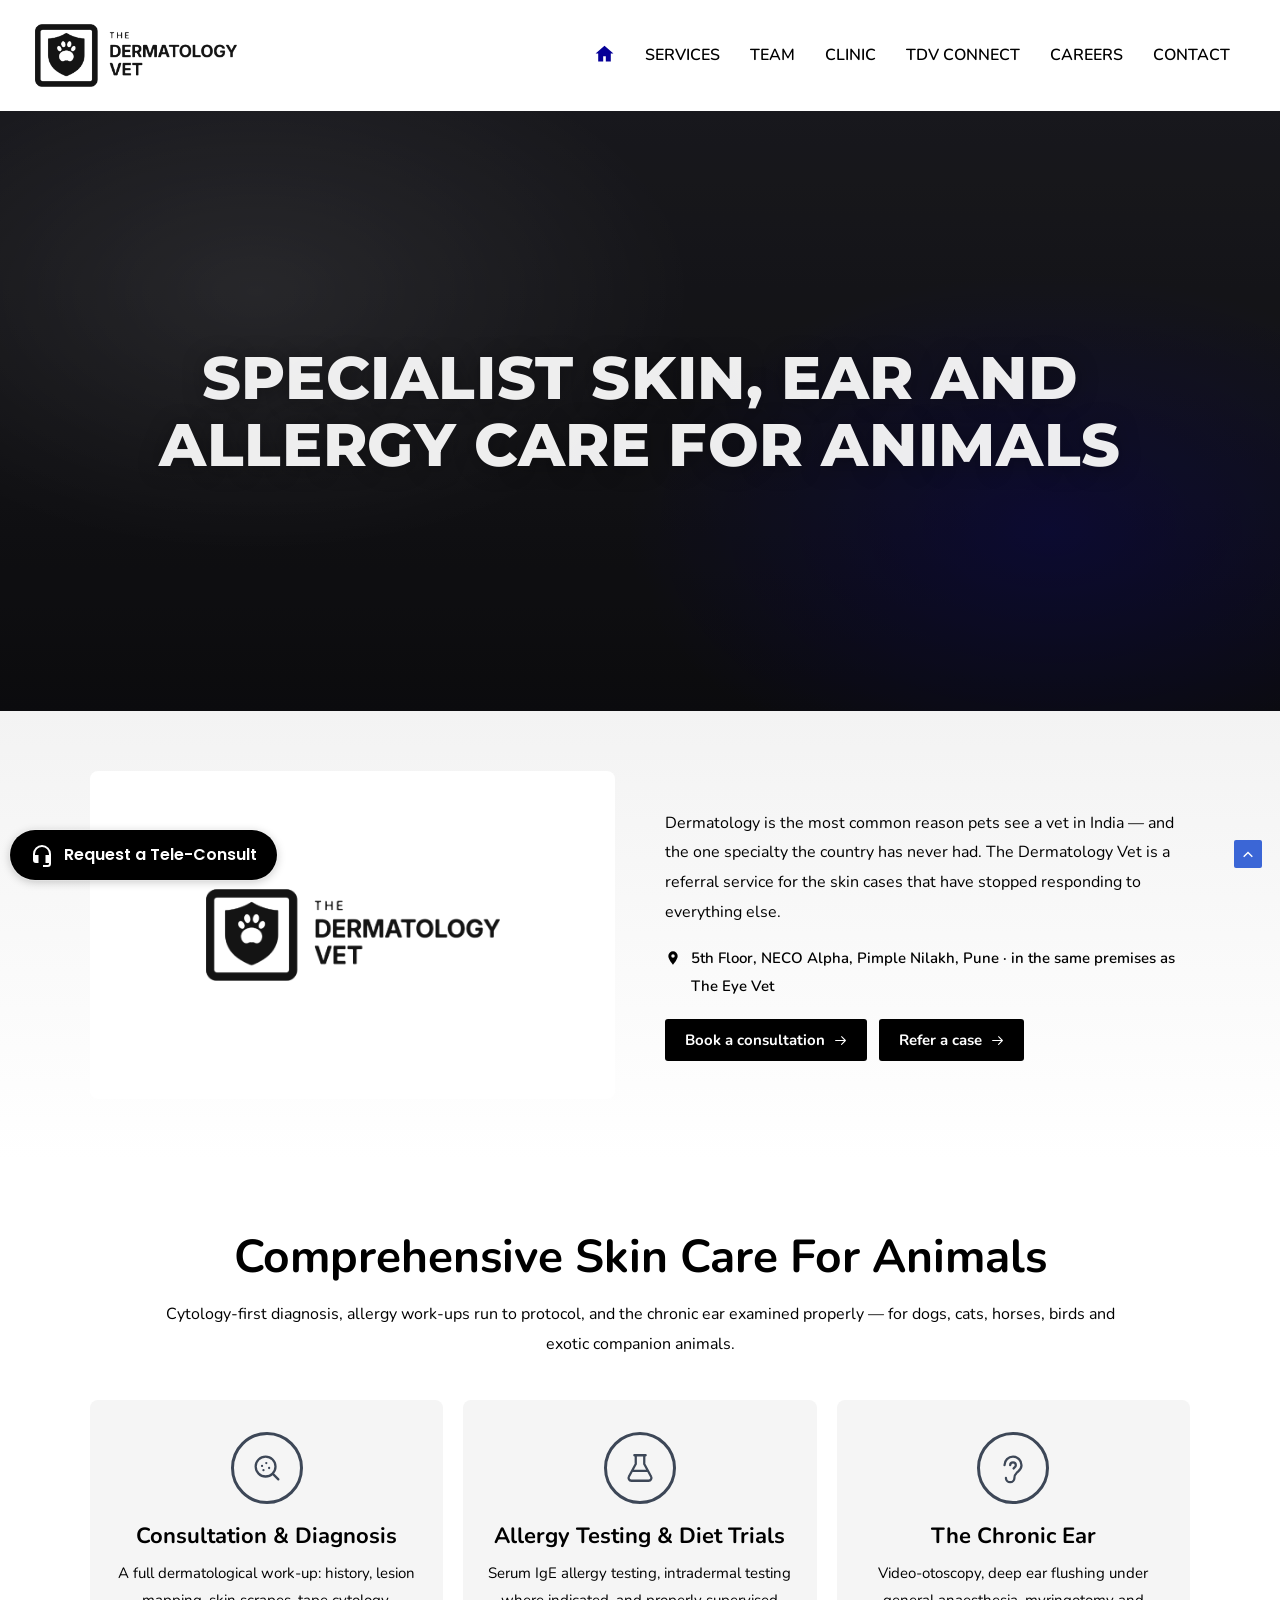
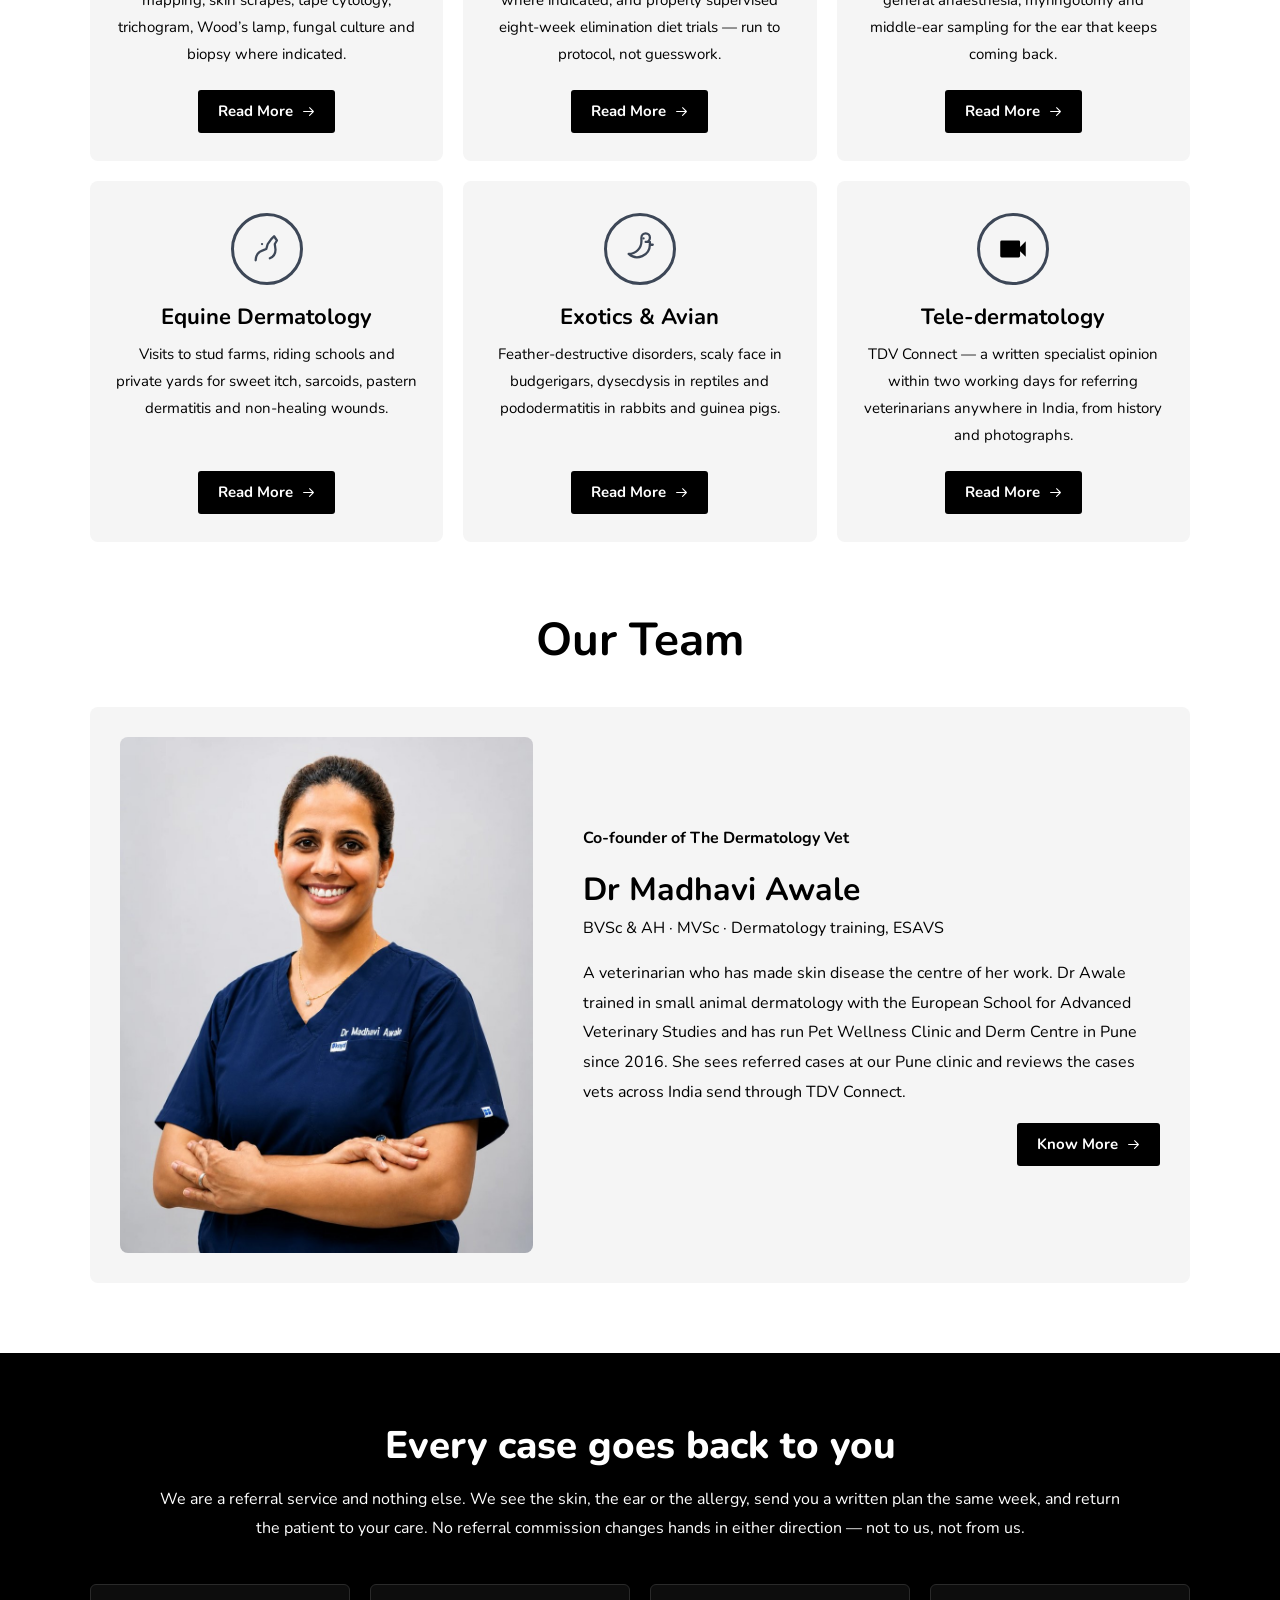
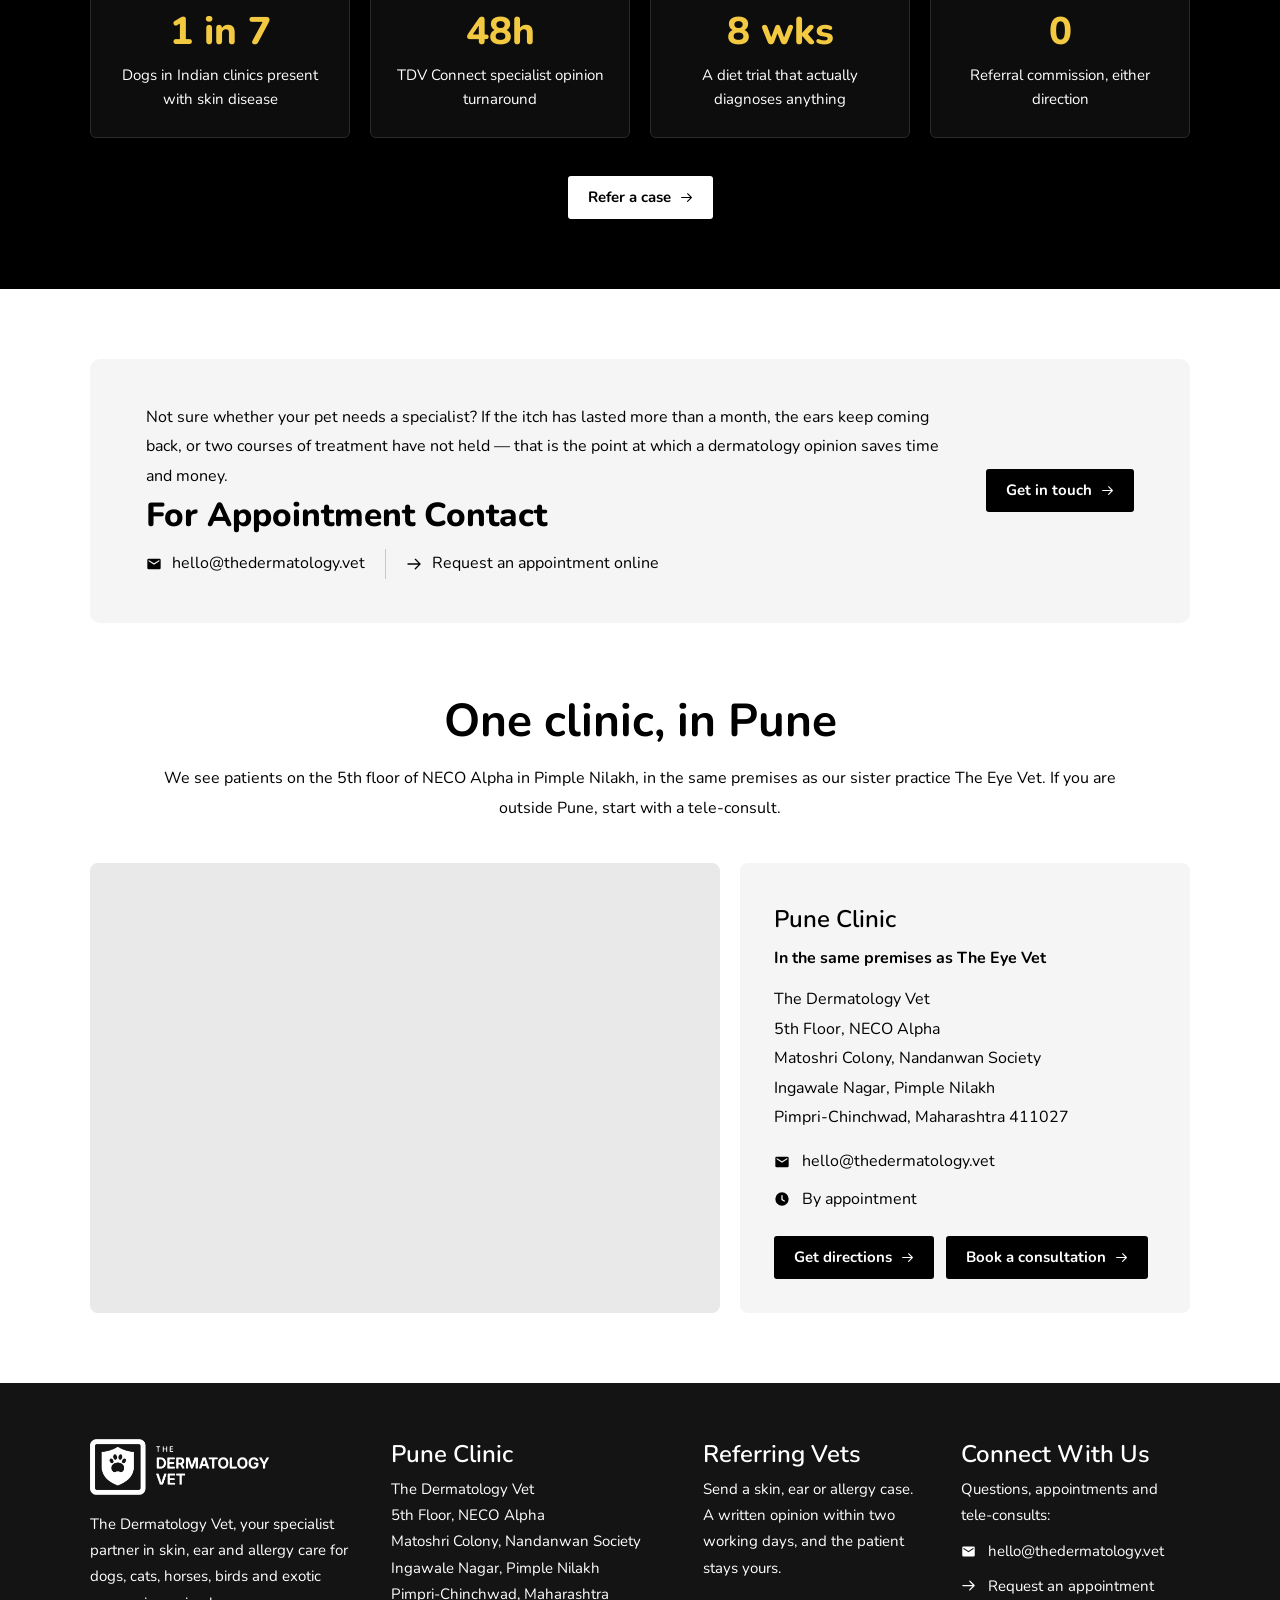
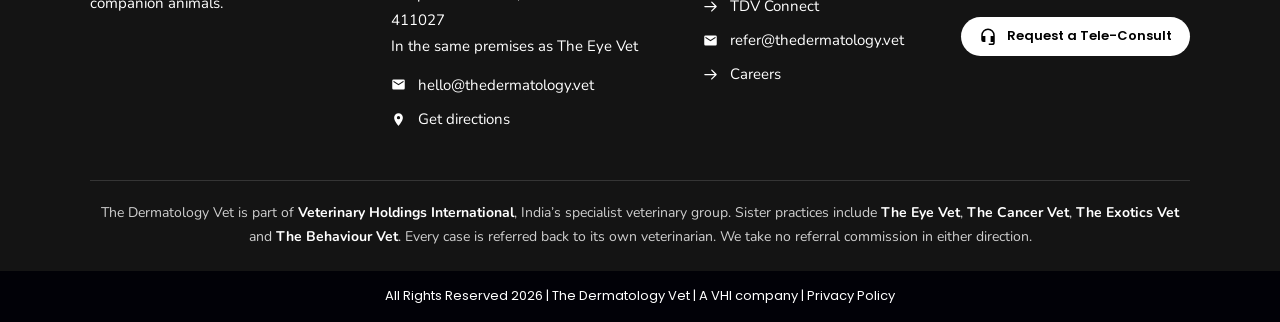
<file: index.html>
<!DOCTYPE html>
<html lang="en">
<head>
<meta charset="utf-8">
<meta name="viewport" content="width=device-width, initial-scale=1">
<title>The Dermatology Vet &ndash; Veterinary Skin &amp; Allergy Specialists</title>
<meta name="description" content="India&rsquo;s specialist veterinary dermatology referral service &mdash; skin, ear and allergy medicine for dogs, cats, horses, birds and exotic pets.">
<link rel="canonical" href="https://thedermatology.vet/index.html">
<meta property="og:title" content="The Dermatology Vet &ndash; Veterinary Skin &amp; Allergy Specialists">
<meta property="og:description" content="India&rsquo;s specialist veterinary dermatology referral service &mdash; skin, ear and allergy medicine for dogs, cats, horses, birds and exotic pets.">
<meta property="og:type" content="website">
<meta property="og:site_name" content="The Dermatology Vet">
<link rel="icon" href="assets/logo/favicon-32.png" sizes="32x32" type="image/png">
<link rel="icon" href="assets/logo/favicon-192.png" sizes="192x192" type="image/png">
<link rel="apple-touch-icon" href="assets/logo/apple-touch-icon.png">
<link rel="preconnect" href="https://fonts.googleapis.com">
<link rel="preconnect" href="https://fonts.gstatic.com" crossorigin>
<link href="https://fonts.googleapis.com/css2?family=Nunito:ital,wght@0,400;0,600;0,700;0,800;0,900;1,400&family=Poppins:wght@600&family=Montserrat:wght@800&display=swap" rel="stylesheet">
<link rel="stylesheet" href="assets/styles.css?v=6">
</head>
<body>
<header class="site-header" id="top">
  <div class="header-inner">
    <a class="logo" href="index.html" aria-label="The Dermatology Vet &ndash; home">
      <img src="assets/logo/tdv-logo.png" alt="The Dermatology Vet" width="202" height="63">
    </a>
    <button class="nav-toggle" aria-label="Menu" aria-expanded="false" onclick="var n=document.getElementById('nav');n.classList.toggle('open');this.setAttribute('aria-expanded',n.classList.contains('open'))">
      <span></span><span></span><span></span>
    </button>
    <nav class="nav" id="nav">
      <a class="nav-home active" href="index.html" aria-label="Home"><svg viewBox="0 0 24 24"><path d="M12 3.2 1.8 12h3v9h5.7v-6h3v6h5.7v-9h3z"/></svg></a><a href="services.html">Services</a><a href="team.html">Team</a><a href="clinic.html">Clinic</a><a href="tdv-connect.html">TDV Connect</a><a href="careers.html">Careers</a><a href="contact.html">Contact</a>
    </nav>
  </div>
</header>
<section class="hero">
  <div class="hero-media">
    <!-- [[TODO]] The sister sites open on a 30-60 second muted clinic video. Film one at NECO Alpha
         and drop it in here:
         <video autoplay muted loop playsinline poster="assets/hero/poster.jpg"><source src="assets/hero/hero.mp4" type="video/mp4"></video> -->
  </div>
  <h1>Specialist Skin, Ear and Allergy Care for Animals</h1>
</section>

<section class="intro">
  <div class="wrap">
    <div class="intro-grid">
      <div class="intro-media">
        <!-- [[TODO]] Replace with a photograph of the clinic reception once it is fitted out,
             as on thecancer.vet: <img class="photo" src="assets/clinic/reception.jpg" alt="..."> -->
        <img src="assets/logo/tdv-logo.png" alt="The Dermatology Vet" width="340" height="106">
      </div>
      <div class="intro-text">
        <p>Dermatology is the most common reason pets see a vet in India &mdash; and the one specialty
        the country has never had. The Dermatology Vet is a referral service for the skin cases that have
        stopped responding to everything else.</p>
        <p class="intro-place"><svg viewBox="0 0 24 24"><path d="M12 2a7 7 0 0 0-7 7c0 5.3 7 13 7 13s7-7.7 7-13a7 7 0 0 0-7-7zm0 9.6A2.6 2.6 0 1 1 12 6.4a2.6 2.6 0 0 1 0 5.2z"/></svg><span>5th Floor, NECO Alpha, Pimple Nilakh, Pune &middot; in the same premises as The Eye Vet</span></p>
        <div class="actions">
          <a class="btn" href="contact.html">Book a consultation <svg viewBox="0 0 24 24"><path d="M13.3 4.3a1 1 0 0 1 1.4 0l7 7a1 1 0 0 1 0 1.4l-7 7a1 1 0 1 1-1.4-1.4l5.3-5.3H3a1 1 0 1 1 0-2h15.6l-5.3-5.3a1 1 0 0 1 0-1.4z"/></svg></a>
          <a class="btn" href="tdv-connect.html">Refer a case <svg viewBox="0 0 24 24"><path d="M13.3 4.3a1 1 0 0 1 1.4 0l7 7a1 1 0 0 1 0 1.4l-7 7a1 1 0 1 1-1.4-1.4l5.3-5.3H3a1 1 0 1 1 0-2h15.6l-5.3-5.3a1 1 0 0 1 0-1.4z"/></svg></a>
        </div>
      </div>
    </div>
  </div>
</section>

<section class="section">
  <div class="wrap">
    <div class="section-head">
      <h2>Comprehensive Skin Care For Animals</h2>
      <p>Cytology-first diagnosis, allergy work-ups run to protocol, and the chronic ear examined
      properly &mdash; for dogs, cats, horses, birds and exotic companion animals.</p>
    </div>
    <div class="grid grid-3">
      <article class="card">
        <div class="card-icon"><svg viewBox="0 0 24 24" fill="none" stroke="currentColor" stroke-width="1.6" stroke-linecap="round"><circle cx="11" cy="11" r="7"/><path d="m20 20-3.5-3.5M8.5 10.5h.01M11.5 8.5h.01M13.5 12h.01M9.5 13.5h.01"/></svg></div>
        <h3>Consultation &amp; Diagnosis</h3>
        <p>A full dermatological work-up: history, lesion mapping, skin scrapes, tape cytology, trichogram, Wood&rsquo;s lamp, fungal culture and biopsy where indicated.</p>
        <a class="btn" href="service-consultation.html">Read More <svg viewBox="0 0 24 24"><path d="M13.3 4.3a1 1 0 0 1 1.4 0l7 7a1 1 0 0 1 0 1.4l-7 7a1 1 0 1 1-1.4-1.4l5.3-5.3H3a1 1 0 1 1 0-2h15.6l-5.3-5.3a1 1 0 0 1 0-1.4z"/></svg></a>
      </article>
      <article class="card">
        <div class="card-icon"><svg viewBox="0 0 24 24" fill="none" stroke="currentColor" stroke-width="1.6" stroke-linecap="round"><path d="M9 3v6.2L4.2 18A2 2 0 0 0 6 21h12a2 2 0 0 0 1.8-3L15 9.2V3M8 3h8M7.5 14h9"/></svg></div>
        <h3>Allergy Testing &amp; Diet Trials</h3>
        <p>Serum IgE allergy testing, intradermal testing where indicated, and properly supervised eight-week elimination diet trials &mdash; run to protocol, not guesswork.</p>
        <a class="btn" href="service-allergy.html">Read More <svg viewBox="0 0 24 24"><path d="M13.3 4.3a1 1 0 0 1 1.4 0l7 7a1 1 0 0 1 0 1.4l-7 7a1 1 0 1 1-1.4-1.4l5.3-5.3H3a1 1 0 1 1 0-2h15.6l-5.3-5.3a1 1 0 0 1 0-1.4z"/></svg></a>
      </article>
      <article class="card">
        <div class="card-icon"><svg viewBox="0 0 24 24" fill="none" stroke="currentColor" stroke-width="1.6" stroke-linecap="round"><path d="M6 10a6 6 0 1 1 12 0c0 3-2 4-3.2 5.2S13 17.5 13 19a3 3 0 0 1-6 0"/><path d="M10 10a2 2 0 1 1 4 0c0 1.2-1 1.6-1.6 2.3"/></svg></div>
        <h3>The Chronic Ear</h3>
        <p>Video-otoscopy, deep ear flushing under general anaesthesia, myringotomy and middle-ear sampling for the ear that keeps coming back.</p>
        <a class="btn" href="service-ear.html">Read More <svg viewBox="0 0 24 24"><path d="M13.3 4.3a1 1 0 0 1 1.4 0l7 7a1 1 0 0 1 0 1.4l-7 7a1 1 0 1 1-1.4-1.4l5.3-5.3H3a1 1 0 1 1 0-2h15.6l-5.3-5.3a1 1 0 0 1 0-1.4z"/></svg></a>
      </article>
      <article class="card">
        <div class="card-icon"><svg viewBox="0 0 24 24" fill="none" stroke="currentColor" stroke-width="1.6" stroke-linecap="round" stroke-linejoin="round"><path d="M4 20c0-4 2-6 5-7l2.5-1 1-3.5L15 5l2-2 2 3-1.5 2.5.5 4c0 3-1.5 5-4 6"/><path d="M8.5 8.5h.01"/></svg></div>
        <h3>Equine Dermatology</h3>
        <p>Visits to stud farms, riding schools and private yards for sweet itch, sarcoids, pastern dermatitis and non-healing wounds.</p>
        <a class="btn" href="service-equine.html">Read More <svg viewBox="0 0 24 24"><path d="M13.3 4.3a1 1 0 0 1 1.4 0l7 7a1 1 0 0 1 0 1.4l-7 7a1 1 0 1 1-1.4-1.4l5.3-5.3H3a1 1 0 1 1 0-2h15.6l-5.3-5.3a1 1 0 0 1 0-1.4z"/></svg></a>
      </article>
      <article class="card">
        <div class="card-icon"><svg viewBox="0 0 24 24" fill="none" stroke="currentColor" stroke-width="1.6" stroke-linecap="round" stroke-linejoin="round"><path d="M16 7a3 3 0 1 0-3-3v2.5A9 9 0 0 1 4 15.5 9 9 0 0 0 19 9V7z"/><path d="M14.5 4.5h.01M19 9h2"/></svg></div>
        <h3>Exotics &amp; Avian</h3>
        <p>Feather-destructive disorders, scaly face in budgerigars, dysecdysis in reptiles and pododermatitis in rabbits and guinea pigs.</p>
        <a class="btn" href="service-exotics.html">Read More <svg viewBox="0 0 24 24"><path d="M13.3 4.3a1 1 0 0 1 1.4 0l7 7a1 1 0 0 1 0 1.4l-7 7a1 1 0 1 1-1.4-1.4l5.3-5.3H3a1 1 0 1 1 0-2h15.6l-5.3-5.3a1 1 0 0 1 0-1.4z"/></svg></a>
      </article>
      <article class="card">
        <div class="card-icon"><svg viewBox="0 0 24 24"><path d="M17 10.5V7a1 1 0 0 0-1-1H4a1 1 0 0 0-1 1v10a1 1 0 0 0 1 1h12a1 1 0 0 0 1-1v-3.5l4 4v-11z"/></svg></div>
        <h3>Tele-dermatology</h3>
        <p>TDV Connect &mdash; a written specialist opinion within two working days for referring veterinarians anywhere in India, from history and photographs.</p>
        <a class="btn" href="service-teleconsult.html">Read More <svg viewBox="0 0 24 24"><path d="M13.3 4.3a1 1 0 0 1 1.4 0l7 7a1 1 0 0 1 0 1.4l-7 7a1 1 0 1 1-1.4-1.4l5.3-5.3H3a1 1 0 1 1 0-2h15.6l-5.3-5.3a1 1 0 0 1 0-1.4z"/></svg></a>
      </article></div>
  </div>
</section>

<section class="section" style="padding-top:0">
  <div class="wrap">
    <div class="section-head"><h2>Our Team</h2></div>
    <div class="founder founder-box">
      <div class="founder-photo"><img src="assets/team/madhavi-awale-2026.jpg" alt="Dr Madhavi Awale" width="880" height="1100" loading="lazy"></div>
      <div class="founder-text">
        <p class="founder-label">Co-founder of The Dermatology Vet</p>
        <h3 class="founder-name">Dr Madhavi Awale</h3>
        <p class="founder-quals">BVSc &amp; AH &middot; MVSc &middot; Dermatology training, ESAVS</p>
        <p>A veterinarian who has made skin disease the centre of her work. Dr Awale trained in small animal dermatology with the European School for Advanced Veterinary Studies and has run Pet Wellness Clinic and Derm Centre in Pune since 2016. She sees referred cases at our Pune clinic and reviews the cases vets across India send through TDV Connect.</p>
        <div class="founder-foot"><a class="btn" href="team.html">Know More <svg viewBox="0 0 24 24"><path d="M13.3 4.3a1 1 0 0 1 1.4 0l7 7a1 1 0 0 1 0 1.4l-7 7a1 1 0 1 1-1.4-1.4l5.3-5.3H3a1 1 0 1 1 0-2h15.6l-5.3-5.3a1 1 0 0 1 0-1.4z"/></svg></a></div>
      </div>
    </div>
  </div>
</section>


<section class="section dark">
  <div class="wrap">
    <div class="section-head">
      <h2>Every case goes back to you</h2>
      <p>We are a referral service and nothing else. We see the skin, the ear or the allergy, send you a
      written plan the same week, and return the patient to your care. No referral commission changes
      hands in either direction &mdash; not to us, not from us.</p>
    </div>
    <div class="stats">
      <div class="stat"><div class="n">1 in 7</div><div class="l">Dogs in Indian clinics present with skin disease</div></div>
      <div class="stat"><div class="n">48h</div><div class="l">TDV Connect specialist opinion turnaround</div></div>
      <div class="stat"><div class="n">8 wks</div><div class="l">A diet trial that actually diagnoses anything</div></div>
      <div class="stat"><div class="n">0</div><div class="l">Referral commission, either direction</div></div>
    </div>
    <p class="center" style="margin:38px 0 0"><a class="btn btn-light" href="tdv-connect.html">Refer a case <svg viewBox="0 0 24 24"><path d="M13.3 4.3a1 1 0 0 1 1.4 0l7 7a1 1 0 0 1 0 1.4l-7 7a1 1 0 1 1-1.4-1.4l5.3-5.3H3a1 1 0 1 1 0-2h15.6l-5.3-5.3a1 1 0 0 1 0-1.4z"/></svg></a></p>
  </div>
</section>

<!-- ====================================================================
     CLIENT REVIEWS — switch this on once you have real, attributable reviews.
     Do not populate it with invented testimonials. Sister sites use a row of
     video testimonials with the owner's name under each.
<section class="section">
  <div class="wrap">
    <div class="section-head"><h2>Testimonials</h2></div>
    <div class="grid grid-4"> ... </div>
  </div>
</section>
     ==================================================================== -->


<section class="section">
  <div class="wrap">
    
    <div class="appt">
      <div>
        <p class="appt-intro">Not sure whether your pet needs a specialist? If the itch has lasted more than a month, the ears keep coming back, or two courses of treatment have not held &mdash; that is the point at which a dermatology opinion saves time and money.</p>
        <h2>For Appointment Contact</h2>
        <ul class="icon-list">
          <li><svg viewBox="0 0 24 24"><path d="M20 4H4a2 2 0 0 0-2 2v12a2 2 0 0 0 2 2h16a2 2 0 0 0 2-2V6a2 2 0 0 0-2-2zm0 4-8 5-8-5V6l8 5 8-5z"/></svg><a href="mailto:hello@thedermatology.vet">hello@thedermatology.vet</a></li>
          <li><svg viewBox="0 0 24 24"><path d="M13.3 4.3a1 1 0 0 1 1.4 0l7 7a1 1 0 0 1 0 1.4l-7 7a1 1 0 1 1-1.4-1.4l5.3-5.3H3a1 1 0 1 1 0-2h15.6l-5.3-5.3a1 1 0 0 1 0-1.4z"/></svg><a href="contact.html">Request an appointment online</a></li>
        </ul>
      </div>
      <div><a class="btn" href="contact.html">Get in touch <svg viewBox="0 0 24 24"><path d="M13.3 4.3a1 1 0 0 1 1.4 0l7 7a1 1 0 0 1 0 1.4l-7 7a1 1 0 1 1-1.4-1.4l5.3-5.3H3a1 1 0 1 1 0-2h15.6l-5.3-5.3a1 1 0 0 1 0-1.4z"/></svg></a></div>
    </div>
  </div>
</section>

<section class="section" style="padding-top:0">
  <div class="wrap">
    <div class="section-head">
      <h2>One clinic, in Pune</h2>
      <p>We see patients on the 5th floor of NECO Alpha in Pimple Nilakh, in the same premises as our
      sister practice The Eye Vet. If you are outside Pune, start with a tele-consult.</p>
    </div>
    
    <div class="visit">
      <div class="map"><iframe src="https://www.google.com/maps?q=The+Eye+Vet,+NECO+Alpha,+Pimple+Nilakh,+Pune&amp;output=embed" title="Map: NECO Alpha, Pimple Nilakh, Pune" loading="lazy" referrerpolicy="no-referrer-when-downgrade"></iframe></div>
      <div class="visit-card">
        <h3>Pune Clinic</h3>
        <p class="visit-note">In the same premises as The Eye Vet</p>
        <address>The Dermatology Vet<br>5th Floor, NECO Alpha<br>Matoshri Colony, Nandanwan Society<br>Ingawale Nagar, Pimple Nilakh<br>Pimpri-Chinchwad, Maharashtra 411027</address>
        <ul class="icon-rows">
          <li><svg viewBox="0 0 24 24"><path d="M20 4H4a2 2 0 0 0-2 2v12a2 2 0 0 0 2 2h16a2 2 0 0 0 2-2V6a2 2 0 0 0-2-2zm0 4-8 5-8-5V6l8 5 8-5z"/></svg><a href="mailto:hello@thedermatology.vet">hello@thedermatology.vet</a></li>
          <li><svg viewBox="0 0 24 24"><path d="M12 2a10 10 0 1 0 0 20 10 10 0 0 0 0-20zm1 10.4 3.6 2.2-1 1.7L11 13.4V6.5h2z"/></svg><span>By appointment</span></li>
        </ul>
        <div class="actions">
          <a class="btn" href="https://www.google.com/maps/search/?api=1&amp;query=The+Eye+Vet+NECO+Alpha+Pimple+Nilakh+Pune" target="_blank" rel="noopener">Get directions <svg viewBox="0 0 24 24"><path d="M13.3 4.3a1 1 0 0 1 1.4 0l7 7a1 1 0 0 1 0 1.4l-7 7a1 1 0 1 1-1.4-1.4l5.3-5.3H3a1 1 0 1 1 0-2h15.6l-5.3-5.3a1 1 0 0 1 0-1.4z"/></svg></a>
          <a class="btn" href="contact.html">Book a consultation <svg viewBox="0 0 24 24"><path d="M13.3 4.3a1 1 0 0 1 1.4 0l7 7a1 1 0 0 1 0 1.4l-7 7a1 1 0 1 1-1.4-1.4l5.3-5.3H3a1 1 0 1 1 0-2h15.6l-5.3-5.3a1 1 0 0 1 0-1.4z"/></svg></a>
        </div>
      </div>
    </div>
  </div>
</section>

<footer class="site-footer">
  <div class="wrap">
    <div class="footer-grid">
      <div>
        <div class="footer-logo">
          <img src="assets/logo/tdv-logo-reversed.png" alt="The Dermatology Vet" width="180" height="56">
        </div>
        <p>The Dermatology Vet, your specialist partner in skin, ear and allergy care for dogs, cats,
        horses, birds and exotic companion animals.</p>
      </div>
      <div>
        <h3>Pune Clinic</h3>
        <p>The Dermatology Vet<br>5th Floor, NECO Alpha<br>Matoshri Colony, Nandanwan Society<br>Ingawale Nagar, Pimple Nilakh<br>Pimpri-Chinchwad, Maharashtra 411027<br>In the same premises as The Eye Vet</p>
        <ul class="f-icons">
          <li><svg viewBox="0 0 24 24"><path d="M20 4H4a2 2 0 0 0-2 2v12a2 2 0 0 0 2 2h16a2 2 0 0 0 2-2V6a2 2 0 0 0-2-2zm0 4-8 5-8-5V6l8 5 8-5z"/></svg><a href="mailto:hello@thedermatology.vet">hello@thedermatology.vet</a></li>
          <li><svg viewBox="0 0 24 24"><path d="M12 2a7 7 0 0 0-7 7c0 5.3 7 13 7 13s7-7.7 7-13a7 7 0 0 0-7-7zm0 9.6A2.6 2.6 0 1 1 12 6.4a2.6 2.6 0 0 1 0 5.2z"/></svg><a href="https://www.google.com/maps/search/?api=1&amp;query=The+Eye+Vet+NECO+Alpha+Pimple+Nilakh+Pune" target="_blank" rel="noopener">Get directions</a></li>
        </ul>
      </div>
      <div>
        <h3>Referring Vets</h3>
        <p>Send a skin, ear or allergy case. A written opinion within two working days, and the
        patient stays yours.</p>
        <ul class="f-icons">
          <li><svg viewBox="0 0 24 24"><path d="M13.3 4.3a1 1 0 0 1 1.4 0l7 7a1 1 0 0 1 0 1.4l-7 7a1 1 0 1 1-1.4-1.4l5.3-5.3H3a1 1 0 1 1 0-2h15.6l-5.3-5.3a1 1 0 0 1 0-1.4z"/></svg><a href="tdv-connect.html">TDV Connect</a></li>
          <li><svg viewBox="0 0 24 24"><path d="M20 4H4a2 2 0 0 0-2 2v12a2 2 0 0 0 2 2h16a2 2 0 0 0 2-2V6a2 2 0 0 0-2-2zm0 4-8 5-8-5V6l8 5 8-5z"/></svg><a href="mailto:refer@thedermatology.vet">refer@thedermatology.vet</a></li>
          <li><svg viewBox="0 0 24 24"><path d="M13.3 4.3a1 1 0 0 1 1.4 0l7 7a1 1 0 0 1 0 1.4l-7 7a1 1 0 1 1-1.4-1.4l5.3-5.3H3a1 1 0 1 1 0-2h15.6l-5.3-5.3a1 1 0 0 1 0-1.4z"/></svg><a href="careers.html">Careers</a></li>
        </ul>
      </div>
      <div>
        <h3>Connect With Us</h3>
        <p>Questions, appointments and tele-consults:</p>
        <ul class="f-icons f-connect">
          <li><svg viewBox="0 0 24 24"><path d="M20 4H4a2 2 0 0 0-2 2v12a2 2 0 0 0 2 2h16a2 2 0 0 0 2-2V6a2 2 0 0 0-2-2zm0 4-8 5-8-5V6l8 5 8-5z"/></svg><a href="mailto:hello@thedermatology.vet">hello@thedermatology.vet</a></li>
          <li><svg viewBox="0 0 24 24"><path d="M13.3 4.3a1 1 0 0 1 1.4 0l7 7a1 1 0 0 1 0 1.4l-7 7a1 1 0 1 1-1.4-1.4l5.3-5.3H3a1 1 0 1 1 0-2h15.6l-5.3-5.3a1 1 0 0 1 0-1.4z"/></svg><a href="contact.html">Request an appointment</a></li>
        </ul>
        <a class="pill" href="contact.html#teleconsult"><svg viewBox="0 0 24 24"><path d="M12 2a9 9 0 0 0-9 9v6a3 3 0 0 0 3 3h2.5v-8H5v-1a7 7 0 0 1 14 0v1h-3.5v8H19v.5a1.5 1.5 0 0 1-1.5 1.5H13v2h4.5a3.5 3.5 0 0 0 3.5-3.5V11a9 9 0 0 0-9-9z"/></svg> Request a Tele-Consult</a>
      </div>
    </div>
    <div class="group-note">
      The Dermatology Vet is part of <a href="https://vhi.vet" target="_blank" rel="noopener">Veterinary Holdings International</a>,
      India&rsquo;s specialist veterinary group. Sister practices include
      <a href="https://theeye.vet" target="_blank" rel="noopener">The Eye Vet</a>,
      <a href="https://thecancer.vet" target="_blank" rel="noopener">The Cancer Vet</a>,
      <a href="https://theexotics.vet" target="_blank" rel="noopener">The Exotics Vet</a> and
      <a href="https://thebehaviour.vet" target="_blank" rel="noopener">The Behaviour Vet</a>.
      Every case is referred back to its own veterinarian. We take no referral commission in either direction.
    </div>
  </div>
  <div class="footer-bar">All Rights Reserved 2026 | The Dermatology Vet | A VHI company | <a href="privacy-policy.html">Privacy Policy</a></div>
</footer>

<a class="tele-tab" href="contact.html#teleconsult"><svg viewBox="0 0 24 24"><path d="M12 2a9 9 0 0 0-9 9v6a3 3 0 0 0 3 3h2.5v-8H5v-1a7 7 0 0 1 14 0v1h-3.5v8H19v.5a1.5 1.5 0 0 1-1.5 1.5H13v2h4.5a3.5 3.5 0 0 0 3.5-3.5V11a9 9 0 0 0-9-9z"/></svg> <span><span class="tt-long">Request a </span>Tele-Consult</span></a>
<a class="to-top" href="#top" aria-label="Back to top"><svg viewBox="0 0 24 24"><path d="M12 7.6 3.7 15.9l1.8 1.8L12 11.2l6.5 6.5 1.8-1.8z"/></svg></a>
<script src="assets/forms.js?v=6" defer></script>
</body>
</html>
</file>
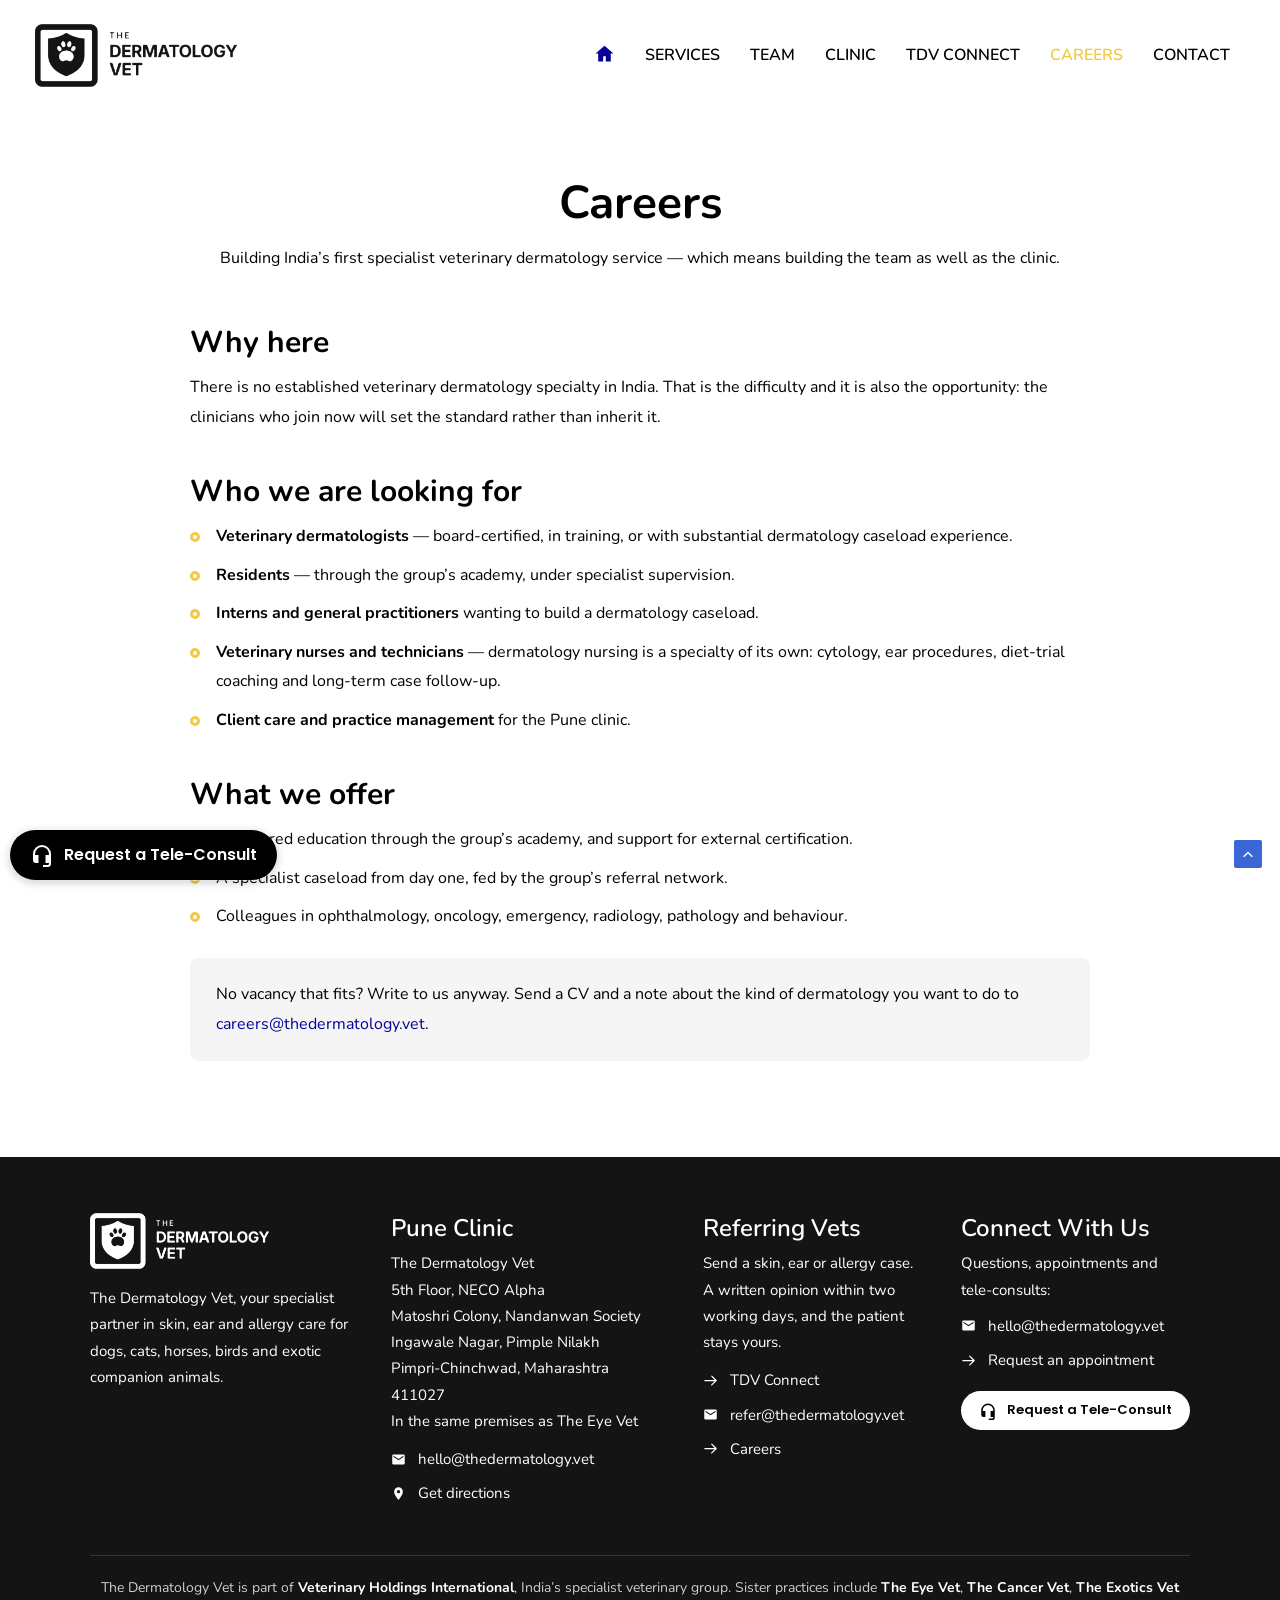
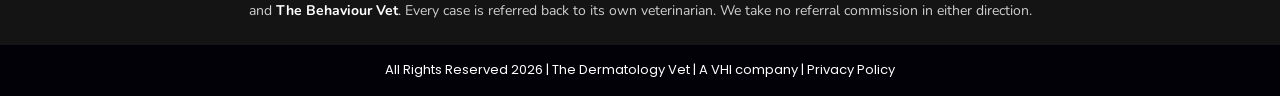
<file: careers.html>
<!DOCTYPE html>
<html lang="en">
<head>
<meta charset="utf-8">
<meta name="viewport" content="width=device-width, initial-scale=1">
<title>Careers &ndash; The Dermatology Vet</title>
<meta name="description" content="Clinical and nursing careers in veterinary dermatology with The Dermatology Vet, part of Veterinary Holdings International.">
<link rel="canonical" href="https://thedermatology.vet/careers.html">
<meta property="og:title" content="Careers &ndash; The Dermatology Vet">
<meta property="og:description" content="Clinical and nursing careers in veterinary dermatology with The Dermatology Vet, part of Veterinary Holdings International.">
<meta property="og:type" content="website">
<meta property="og:site_name" content="The Dermatology Vet">
<link rel="icon" href="assets/logo/favicon-32.png" sizes="32x32" type="image/png">
<link rel="icon" href="assets/logo/favicon-192.png" sizes="192x192" type="image/png">
<link rel="apple-touch-icon" href="assets/logo/apple-touch-icon.png">
<link rel="preconnect" href="https://fonts.googleapis.com">
<link rel="preconnect" href="https://fonts.gstatic.com" crossorigin>
<link href="https://fonts.googleapis.com/css2?family=Nunito:ital,wght@0,400;0,600;0,700;0,800;0,900;1,400&family=Poppins:wght@600&family=Montserrat:wght@800&display=swap" rel="stylesheet">
<link rel="stylesheet" href="assets/styles.css?v=6">
</head>
<body>
<header class="site-header" id="top">
  <div class="header-inner">
    <a class="logo" href="index.html" aria-label="The Dermatology Vet &ndash; home">
      <img src="assets/logo/tdv-logo.png" alt="The Dermatology Vet" width="202" height="63">
    </a>
    <button class="nav-toggle" aria-label="Menu" aria-expanded="false" onclick="var n=document.getElementById('nav');n.classList.toggle('open');this.setAttribute('aria-expanded',n.classList.contains('open'))">
      <span></span><span></span><span></span>
    </button>
    <nav class="nav" id="nav">
      <a class="nav-home" href="index.html" aria-label="Home"><svg viewBox="0 0 24 24"><path d="M12 3.2 1.8 12h3v9h5.7v-6h3v6h5.7v-9h3z"/></svg></a><a href="services.html">Services</a><a href="team.html">Team</a><a href="clinic.html">Clinic</a><a href="tdv-connect.html">TDV Connect</a><a href="careers.html" class="active">Careers</a><a href="contact.html">Contact</a>
    </nav>
  </div>
</header>
<section class="page-head">
  <div class="wrap"><h1>Careers</h1><p>Building India&rsquo;s first specialist veterinary dermatology service &mdash; which means building the team as well as the clinic.</p></div>
</section>
<section class="section">
  <div class="wrap"><div class="prose">
    <h2>Why here</h2>
    <p>There is no established veterinary dermatology specialty in India. That is the difficulty and it
    is also the opportunity: the clinicians who join now will set the standard rather than inherit it.</p>
    <h2>Who we are looking for</h2>
    <ul>
      <li><strong>Veterinary dermatologists</strong> &mdash; board-certified, in training, or with
          substantial dermatology caseload experience.</li>
      <li><strong>Residents</strong> &mdash; through the group&rsquo;s academy, under specialist
          supervision.</li>
      <li><strong>Interns and general practitioners</strong> wanting to build a dermatology caseload.</li>
      <li><strong>Veterinary nurses and technicians</strong> &mdash; dermatology nursing is a specialty
          of its own: cytology, ear procedures, diet-trial coaching and long-term case follow-up.</li>
      <li><strong>Client care and practice management</strong> for the Pune clinic.</li>
    </ul>
    <h2>What we offer</h2>
    <ul>
      <li>Structured education through the group&rsquo;s academy, and support for external
          certification.</li>
      <li>A specialist caseload from day one, fed by the group&rsquo;s referral network.</li>
      <li>Colleagues in ophthalmology, oncology, emergency, radiology, pathology and behaviour.</li>
    </ul>
    <div class="callout"><p>No vacancy that fits? Write to us anyway. Send a CV and a note about the
    kind of dermatology you want to do to
    <a href="mailto:careers@thedermatology.vet">careers@thedermatology.vet</a>.</p></div>
  </div></div>
</section>

<footer class="site-footer">
  <div class="wrap">
    <div class="footer-grid">
      <div>
        <div class="footer-logo">
          <img src="assets/logo/tdv-logo-reversed.png" alt="The Dermatology Vet" width="180" height="56">
        </div>
        <p>The Dermatology Vet, your specialist partner in skin, ear and allergy care for dogs, cats,
        horses, birds and exotic companion animals.</p>
      </div>
      <div>
        <h3>Pune Clinic</h3>
        <p>The Dermatology Vet<br>5th Floor, NECO Alpha<br>Matoshri Colony, Nandanwan Society<br>Ingawale Nagar, Pimple Nilakh<br>Pimpri-Chinchwad, Maharashtra 411027<br>In the same premises as The Eye Vet</p>
        <ul class="f-icons">
          <li><svg viewBox="0 0 24 24"><path d="M20 4H4a2 2 0 0 0-2 2v12a2 2 0 0 0 2 2h16a2 2 0 0 0 2-2V6a2 2 0 0 0-2-2zm0 4-8 5-8-5V6l8 5 8-5z"/></svg><a href="mailto:hello@thedermatology.vet">hello@thedermatology.vet</a></li>
          <li><svg viewBox="0 0 24 24"><path d="M12 2a7 7 0 0 0-7 7c0 5.3 7 13 7 13s7-7.7 7-13a7 7 0 0 0-7-7zm0 9.6A2.6 2.6 0 1 1 12 6.4a2.6 2.6 0 0 1 0 5.2z"/></svg><a href="https://www.google.com/maps/search/?api=1&amp;query=The+Eye+Vet+NECO+Alpha+Pimple+Nilakh+Pune" target="_blank" rel="noopener">Get directions</a></li>
        </ul>
      </div>
      <div>
        <h3>Referring Vets</h3>
        <p>Send a skin, ear or allergy case. A written opinion within two working days, and the
        patient stays yours.</p>
        <ul class="f-icons">
          <li><svg viewBox="0 0 24 24"><path d="M13.3 4.3a1 1 0 0 1 1.4 0l7 7a1 1 0 0 1 0 1.4l-7 7a1 1 0 1 1-1.4-1.4l5.3-5.3H3a1 1 0 1 1 0-2h15.6l-5.3-5.3a1 1 0 0 1 0-1.4z"/></svg><a href="tdv-connect.html">TDV Connect</a></li>
          <li><svg viewBox="0 0 24 24"><path d="M20 4H4a2 2 0 0 0-2 2v12a2 2 0 0 0 2 2h16a2 2 0 0 0 2-2V6a2 2 0 0 0-2-2zm0 4-8 5-8-5V6l8 5 8-5z"/></svg><a href="mailto:refer@thedermatology.vet">refer@thedermatology.vet</a></li>
          <li><svg viewBox="0 0 24 24"><path d="M13.3 4.3a1 1 0 0 1 1.4 0l7 7a1 1 0 0 1 0 1.4l-7 7a1 1 0 1 1-1.4-1.4l5.3-5.3H3a1 1 0 1 1 0-2h15.6l-5.3-5.3a1 1 0 0 1 0-1.4z"/></svg><a href="careers.html">Careers</a></li>
        </ul>
      </div>
      <div>
        <h3>Connect With Us</h3>
        <p>Questions, appointments and tele-consults:</p>
        <ul class="f-icons f-connect">
          <li><svg viewBox="0 0 24 24"><path d="M20 4H4a2 2 0 0 0-2 2v12a2 2 0 0 0 2 2h16a2 2 0 0 0 2-2V6a2 2 0 0 0-2-2zm0 4-8 5-8-5V6l8 5 8-5z"/></svg><a href="mailto:hello@thedermatology.vet">hello@thedermatology.vet</a></li>
          <li><svg viewBox="0 0 24 24"><path d="M13.3 4.3a1 1 0 0 1 1.4 0l7 7a1 1 0 0 1 0 1.4l-7 7a1 1 0 1 1-1.4-1.4l5.3-5.3H3a1 1 0 1 1 0-2h15.6l-5.3-5.3a1 1 0 0 1 0-1.4z"/></svg><a href="contact.html">Request an appointment</a></li>
        </ul>
        <a class="pill" href="contact.html#teleconsult"><svg viewBox="0 0 24 24"><path d="M12 2a9 9 0 0 0-9 9v6a3 3 0 0 0 3 3h2.5v-8H5v-1a7 7 0 0 1 14 0v1h-3.5v8H19v.5a1.5 1.5 0 0 1-1.5 1.5H13v2h4.5a3.5 3.5 0 0 0 3.5-3.5V11a9 9 0 0 0-9-9z"/></svg> Request a Tele-Consult</a>
      </div>
    </div>
    <div class="group-note">
      The Dermatology Vet is part of <a href="https://vhi.vet" target="_blank" rel="noopener">Veterinary Holdings International</a>,
      India&rsquo;s specialist veterinary group. Sister practices include
      <a href="https://theeye.vet" target="_blank" rel="noopener">The Eye Vet</a>,
      <a href="https://thecancer.vet" target="_blank" rel="noopener">The Cancer Vet</a>,
      <a href="https://theexotics.vet" target="_blank" rel="noopener">The Exotics Vet</a> and
      <a href="https://thebehaviour.vet" target="_blank" rel="noopener">The Behaviour Vet</a>.
      Every case is referred back to its own veterinarian. We take no referral commission in either direction.
    </div>
  </div>
  <div class="footer-bar">All Rights Reserved 2026 | The Dermatology Vet | A VHI company | <a href="privacy-policy.html">Privacy Policy</a></div>
</footer>

<a class="tele-tab" href="contact.html#teleconsult"><svg viewBox="0 0 24 24"><path d="M12 2a9 9 0 0 0-9 9v6a3 3 0 0 0 3 3h2.5v-8H5v-1a7 7 0 0 1 14 0v1h-3.5v8H19v.5a1.5 1.5 0 0 1-1.5 1.5H13v2h4.5a3.5 3.5 0 0 0 3.5-3.5V11a9 9 0 0 0-9-9z"/></svg> <span><span class="tt-long">Request a </span>Tele-Consult</span></a>
<a class="to-top" href="#top" aria-label="Back to top"><svg viewBox="0 0 24 24"><path d="M12 7.6 3.7 15.9l1.8 1.8L12 11.2l6.5 6.5 1.8-1.8z"/></svg></a>
<script src="assets/forms.js?v=6" defer></script>
</body>
</html>
</file>
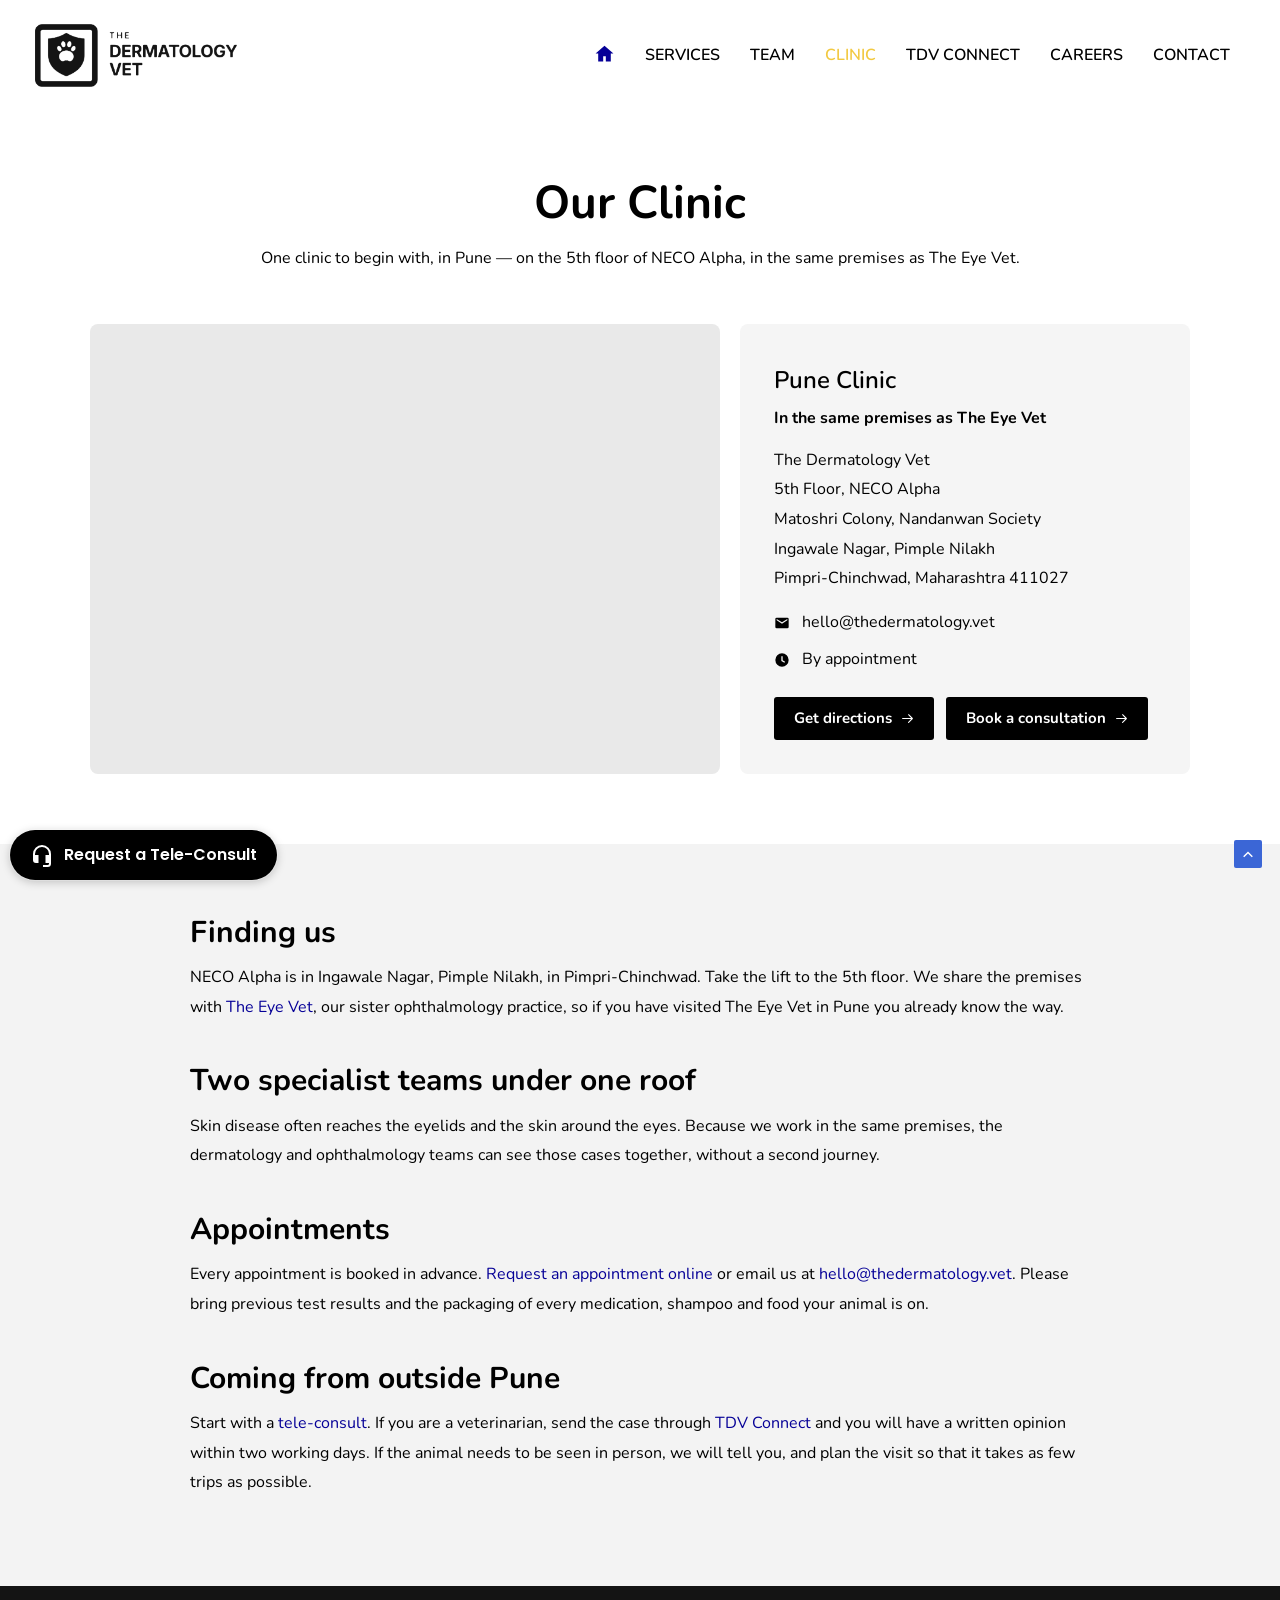
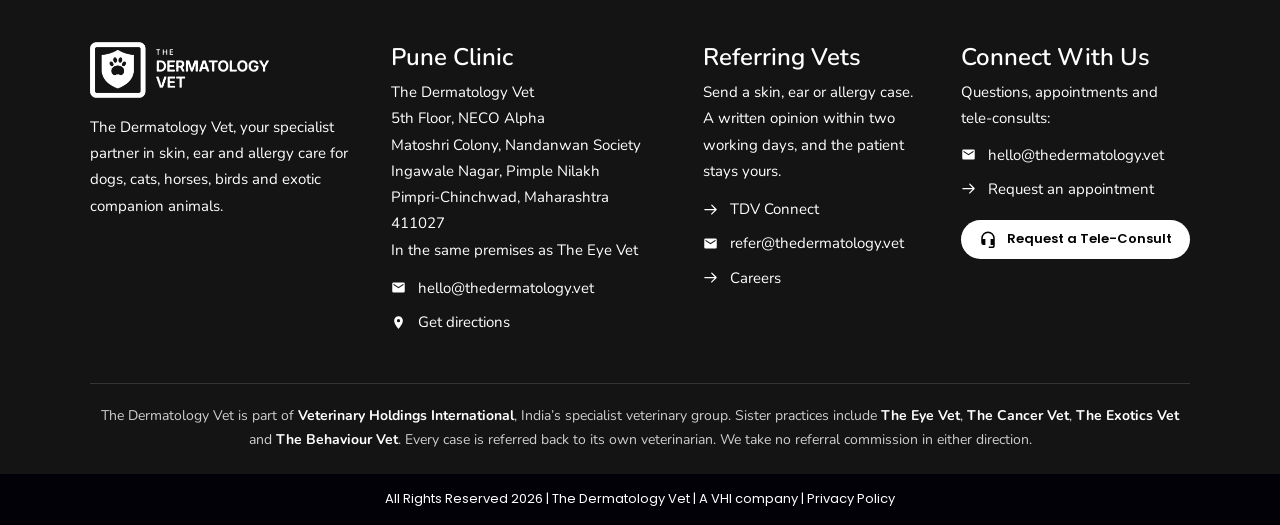
<file: clinic.html>
<!DOCTYPE html>
<html lang="en">
<head>
<meta charset="utf-8">
<meta name="viewport" content="width=device-width, initial-scale=1">
<title>Our Clinic &ndash; The Dermatology Vet</title>
<meta name="description" content="The Dermatology Vet, Pune: 5th Floor, NECO Alpha, Pimple Nilakh, in the same premises as The Eye Vet. Address, map and appointments.">
<link rel="canonical" href="https://thedermatology.vet/clinic.html">
<meta property="og:title" content="Our Clinic &ndash; The Dermatology Vet">
<meta property="og:description" content="The Dermatology Vet, Pune: 5th Floor, NECO Alpha, Pimple Nilakh, in the same premises as The Eye Vet. Address, map and appointments.">
<meta property="og:type" content="website">
<meta property="og:site_name" content="The Dermatology Vet">
<link rel="icon" href="assets/logo/favicon-32.png" sizes="32x32" type="image/png">
<link rel="icon" href="assets/logo/favicon-192.png" sizes="192x192" type="image/png">
<link rel="apple-touch-icon" href="assets/logo/apple-touch-icon.png">
<link rel="preconnect" href="https://fonts.googleapis.com">
<link rel="preconnect" href="https://fonts.gstatic.com" crossorigin>
<link href="https://fonts.googleapis.com/css2?family=Nunito:ital,wght@0,400;0,600;0,700;0,800;0,900;1,400&family=Poppins:wght@600&family=Montserrat:wght@800&display=swap" rel="stylesheet">
<link rel="stylesheet" href="assets/styles.css?v=6">
</head>
<body>
<header class="site-header" id="top">
  <div class="header-inner">
    <a class="logo" href="index.html" aria-label="The Dermatology Vet &ndash; home">
      <img src="assets/logo/tdv-logo.png" alt="The Dermatology Vet" width="202" height="63">
    </a>
    <button class="nav-toggle" aria-label="Menu" aria-expanded="false" onclick="var n=document.getElementById('nav');n.classList.toggle('open');this.setAttribute('aria-expanded',n.classList.contains('open'))">
      <span></span><span></span><span></span>
    </button>
    <nav class="nav" id="nav">
      <a class="nav-home" href="index.html" aria-label="Home"><svg viewBox="0 0 24 24"><path d="M12 3.2 1.8 12h3v9h5.7v-6h3v6h5.7v-9h3z"/></svg></a><a href="services.html">Services</a><a href="team.html">Team</a><a href="clinic.html" class="active">Clinic</a><a href="tdv-connect.html">TDV Connect</a><a href="careers.html">Careers</a><a href="contact.html">Contact</a>
    </nav>
  </div>
</header>
<section class="page-head">
  <div class="wrap"><h1>Our Clinic</h1><p>One clinic to begin with, in Pune &mdash; on the 5th floor of NECO Alpha, in the same premises as The Eye Vet.</p></div>
</section>
<section class="section">
  <div class="wrap">
    <div class="visit">
      <div class="map"><iframe src="https://www.google.com/maps?q=The+Eye+Vet,+NECO+Alpha,+Pimple+Nilakh,+Pune&amp;output=embed" title="Map: NECO Alpha, Pimple Nilakh, Pune" loading="lazy" referrerpolicy="no-referrer-when-downgrade"></iframe></div>
      <div class="visit-card">
        <h3>Pune Clinic</h3>
        <p class="visit-note">In the same premises as The Eye Vet</p>
        <address>The Dermatology Vet<br>5th Floor, NECO Alpha<br>Matoshri Colony, Nandanwan Society<br>Ingawale Nagar, Pimple Nilakh<br>Pimpri-Chinchwad, Maharashtra 411027</address>
        <ul class="icon-rows">
          <li><svg viewBox="0 0 24 24"><path d="M20 4H4a2 2 0 0 0-2 2v12a2 2 0 0 0 2 2h16a2 2 0 0 0 2-2V6a2 2 0 0 0-2-2zm0 4-8 5-8-5V6l8 5 8-5z"/></svg><a href="mailto:hello@thedermatology.vet">hello@thedermatology.vet</a></li>
          <li><svg viewBox="0 0 24 24"><path d="M12 2a10 10 0 1 0 0 20 10 10 0 0 0 0-20zm1 10.4 3.6 2.2-1 1.7L11 13.4V6.5h2z"/></svg><span>By appointment</span></li>
        </ul>
        <div class="actions">
          <a class="btn" href="https://www.google.com/maps/search/?api=1&amp;query=The+Eye+Vet+NECO+Alpha+Pimple+Nilakh+Pune" target="_blank" rel="noopener">Get directions <svg viewBox="0 0 24 24"><path d="M13.3 4.3a1 1 0 0 1 1.4 0l7 7a1 1 0 0 1 0 1.4l-7 7a1 1 0 1 1-1.4-1.4l5.3-5.3H3a1 1 0 1 1 0-2h15.6l-5.3-5.3a1 1 0 0 1 0-1.4z"/></svg></a>
          <a class="btn" href="contact.html">Book a consultation <svg viewBox="0 0 24 24"><path d="M13.3 4.3a1 1 0 0 1 1.4 0l7 7a1 1 0 0 1 0 1.4l-7 7a1 1 0 1 1-1.4-1.4l5.3-5.3H3a1 1 0 1 1 0-2h15.6l-5.3-5.3a1 1 0 0 1 0-1.4z"/></svg></a>
        </div>
      </div>
    </div></div>
</section>
<section class="section band">
  <div class="wrap"><div class="prose">
    <h2>Finding us</h2>
    <p>NECO Alpha is in Ingawale Nagar, Pimple Nilakh, in Pimpri-Chinchwad. Take the lift to the 5th
    floor. We share the premises with <a href="https://theeye.vet" target="_blank" rel="noopener">The Eye
    Vet</a>, our sister ophthalmology practice, so if you have visited The Eye Vet in Pune you already
    know the way.</p>
    <h2>Two specialist teams under one roof</h2>
    <p>Skin disease often reaches the eyelids and the skin around the eyes. Because we work in the same
    premises, the dermatology and ophthalmology teams can see those cases together, without a second
    journey.</p>
    <h2>Appointments</h2>
    <p>Every appointment is booked in advance. <a href="contact.html">Request an appointment
    online</a> or email us at <a href="mailto:hello@thedermatology.vet">hello@thedermatology.vet</a>. Please bring previous test results and
    the packaging of every medication, shampoo and food your animal is on.</p>
    <h2>Coming from outside Pune</h2>
    <p>Start with a <a href="service-teleconsult.html">tele-consult</a>. If you are a veterinarian, send
    the case through <a href="tdv-connect.html">TDV Connect</a> and you will have a written opinion within
    two working days. If the animal needs to be seen in person, we will tell you, and plan the visit so
    that it takes as few trips as possible.</p>
  </div></div>
</section>

<footer class="site-footer">
  <div class="wrap">
    <div class="footer-grid">
      <div>
        <div class="footer-logo">
          <img src="assets/logo/tdv-logo-reversed.png" alt="The Dermatology Vet" width="180" height="56">
        </div>
        <p>The Dermatology Vet, your specialist partner in skin, ear and allergy care for dogs, cats,
        horses, birds and exotic companion animals.</p>
      </div>
      <div>
        <h3>Pune Clinic</h3>
        <p>The Dermatology Vet<br>5th Floor, NECO Alpha<br>Matoshri Colony, Nandanwan Society<br>Ingawale Nagar, Pimple Nilakh<br>Pimpri-Chinchwad, Maharashtra 411027<br>In the same premises as The Eye Vet</p>
        <ul class="f-icons">
          <li><svg viewBox="0 0 24 24"><path d="M20 4H4a2 2 0 0 0-2 2v12a2 2 0 0 0 2 2h16a2 2 0 0 0 2-2V6a2 2 0 0 0-2-2zm0 4-8 5-8-5V6l8 5 8-5z"/></svg><a href="mailto:hello@thedermatology.vet">hello@thedermatology.vet</a></li>
          <li><svg viewBox="0 0 24 24"><path d="M12 2a7 7 0 0 0-7 7c0 5.3 7 13 7 13s7-7.7 7-13a7 7 0 0 0-7-7zm0 9.6A2.6 2.6 0 1 1 12 6.4a2.6 2.6 0 0 1 0 5.2z"/></svg><a href="https://www.google.com/maps/search/?api=1&amp;query=The+Eye+Vet+NECO+Alpha+Pimple+Nilakh+Pune" target="_blank" rel="noopener">Get directions</a></li>
        </ul>
      </div>
      <div>
        <h3>Referring Vets</h3>
        <p>Send a skin, ear or allergy case. A written opinion within two working days, and the
        patient stays yours.</p>
        <ul class="f-icons">
          <li><svg viewBox="0 0 24 24"><path d="M13.3 4.3a1 1 0 0 1 1.4 0l7 7a1 1 0 0 1 0 1.4l-7 7a1 1 0 1 1-1.4-1.4l5.3-5.3H3a1 1 0 1 1 0-2h15.6l-5.3-5.3a1 1 0 0 1 0-1.4z"/></svg><a href="tdv-connect.html">TDV Connect</a></li>
          <li><svg viewBox="0 0 24 24"><path d="M20 4H4a2 2 0 0 0-2 2v12a2 2 0 0 0 2 2h16a2 2 0 0 0 2-2V6a2 2 0 0 0-2-2zm0 4-8 5-8-5V6l8 5 8-5z"/></svg><a href="mailto:refer@thedermatology.vet">refer@thedermatology.vet</a></li>
          <li><svg viewBox="0 0 24 24"><path d="M13.3 4.3a1 1 0 0 1 1.4 0l7 7a1 1 0 0 1 0 1.4l-7 7a1 1 0 1 1-1.4-1.4l5.3-5.3H3a1 1 0 1 1 0-2h15.6l-5.3-5.3a1 1 0 0 1 0-1.4z"/></svg><a href="careers.html">Careers</a></li>
        </ul>
      </div>
      <div>
        <h3>Connect With Us</h3>
        <p>Questions, appointments and tele-consults:</p>
        <ul class="f-icons f-connect">
          <li><svg viewBox="0 0 24 24"><path d="M20 4H4a2 2 0 0 0-2 2v12a2 2 0 0 0 2 2h16a2 2 0 0 0 2-2V6a2 2 0 0 0-2-2zm0 4-8 5-8-5V6l8 5 8-5z"/></svg><a href="mailto:hello@thedermatology.vet">hello@thedermatology.vet</a></li>
          <li><svg viewBox="0 0 24 24"><path d="M13.3 4.3a1 1 0 0 1 1.4 0l7 7a1 1 0 0 1 0 1.4l-7 7a1 1 0 1 1-1.4-1.4l5.3-5.3H3a1 1 0 1 1 0-2h15.6l-5.3-5.3a1 1 0 0 1 0-1.4z"/></svg><a href="contact.html">Request an appointment</a></li>
        </ul>
        <a class="pill" href="contact.html#teleconsult"><svg viewBox="0 0 24 24"><path d="M12 2a9 9 0 0 0-9 9v6a3 3 0 0 0 3 3h2.5v-8H5v-1a7 7 0 0 1 14 0v1h-3.5v8H19v.5a1.5 1.5 0 0 1-1.5 1.5H13v2h4.5a3.5 3.5 0 0 0 3.5-3.5V11a9 9 0 0 0-9-9z"/></svg> Request a Tele-Consult</a>
      </div>
    </div>
    <div class="group-note">
      The Dermatology Vet is part of <a href="https://vhi.vet" target="_blank" rel="noopener">Veterinary Holdings International</a>,
      India&rsquo;s specialist veterinary group. Sister practices include
      <a href="https://theeye.vet" target="_blank" rel="noopener">The Eye Vet</a>,
      <a href="https://thecancer.vet" target="_blank" rel="noopener">The Cancer Vet</a>,
      <a href="https://theexotics.vet" target="_blank" rel="noopener">The Exotics Vet</a> and
      <a href="https://thebehaviour.vet" target="_blank" rel="noopener">The Behaviour Vet</a>.
      Every case is referred back to its own veterinarian. We take no referral commission in either direction.
    </div>
  </div>
  <div class="footer-bar">All Rights Reserved 2026 | The Dermatology Vet | A VHI company | <a href="privacy-policy.html">Privacy Policy</a></div>
</footer>

<a class="tele-tab" href="contact.html#teleconsult"><svg viewBox="0 0 24 24"><path d="M12 2a9 9 0 0 0-9 9v6a3 3 0 0 0 3 3h2.5v-8H5v-1a7 7 0 0 1 14 0v1h-3.5v8H19v.5a1.5 1.5 0 0 1-1.5 1.5H13v2h4.5a3.5 3.5 0 0 0 3.5-3.5V11a9 9 0 0 0-9-9z"/></svg> <span><span class="tt-long">Request a </span>Tele-Consult</span></a>
<a class="to-top" href="#top" aria-label="Back to top"><svg viewBox="0 0 24 24"><path d="M12 7.6 3.7 15.9l1.8 1.8L12 11.2l6.5 6.5 1.8-1.8z"/></svg></a>
<script src="assets/forms.js?v=6" defer></script>
</body>
</html>
</file>
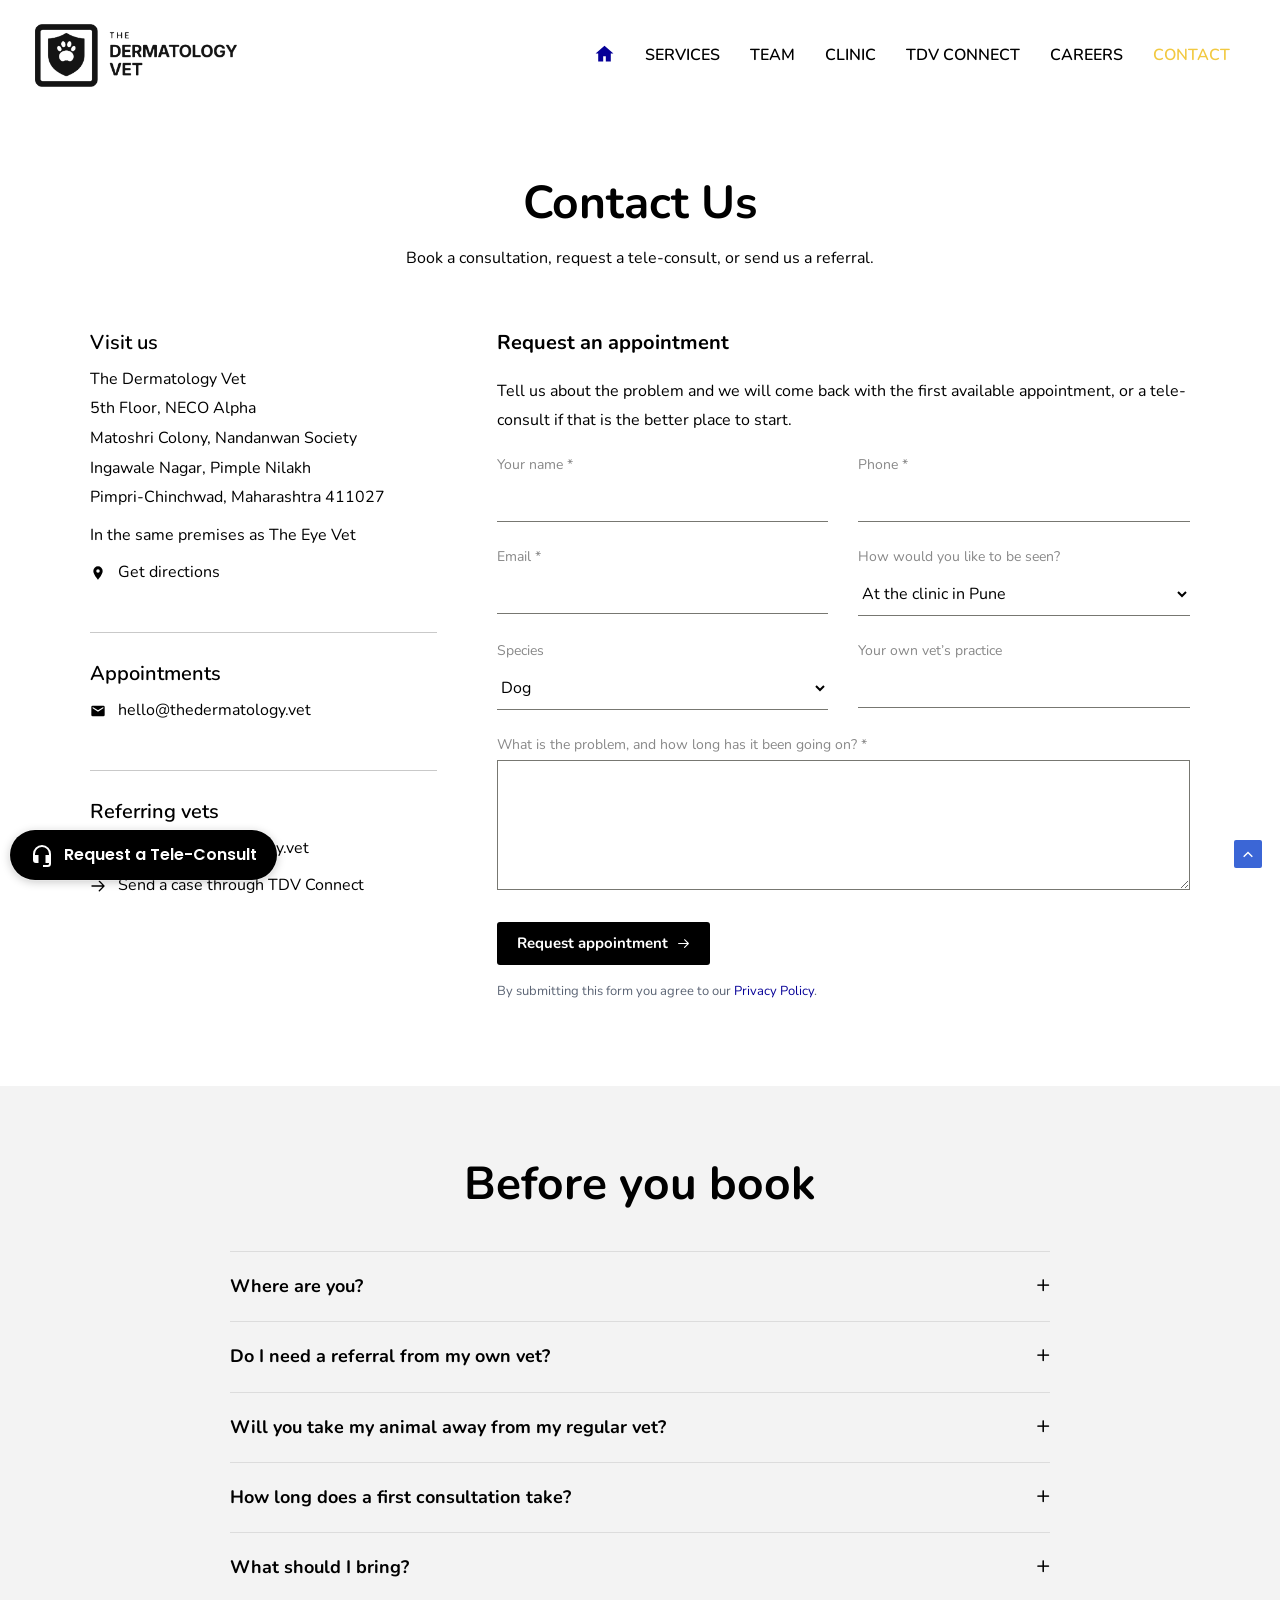
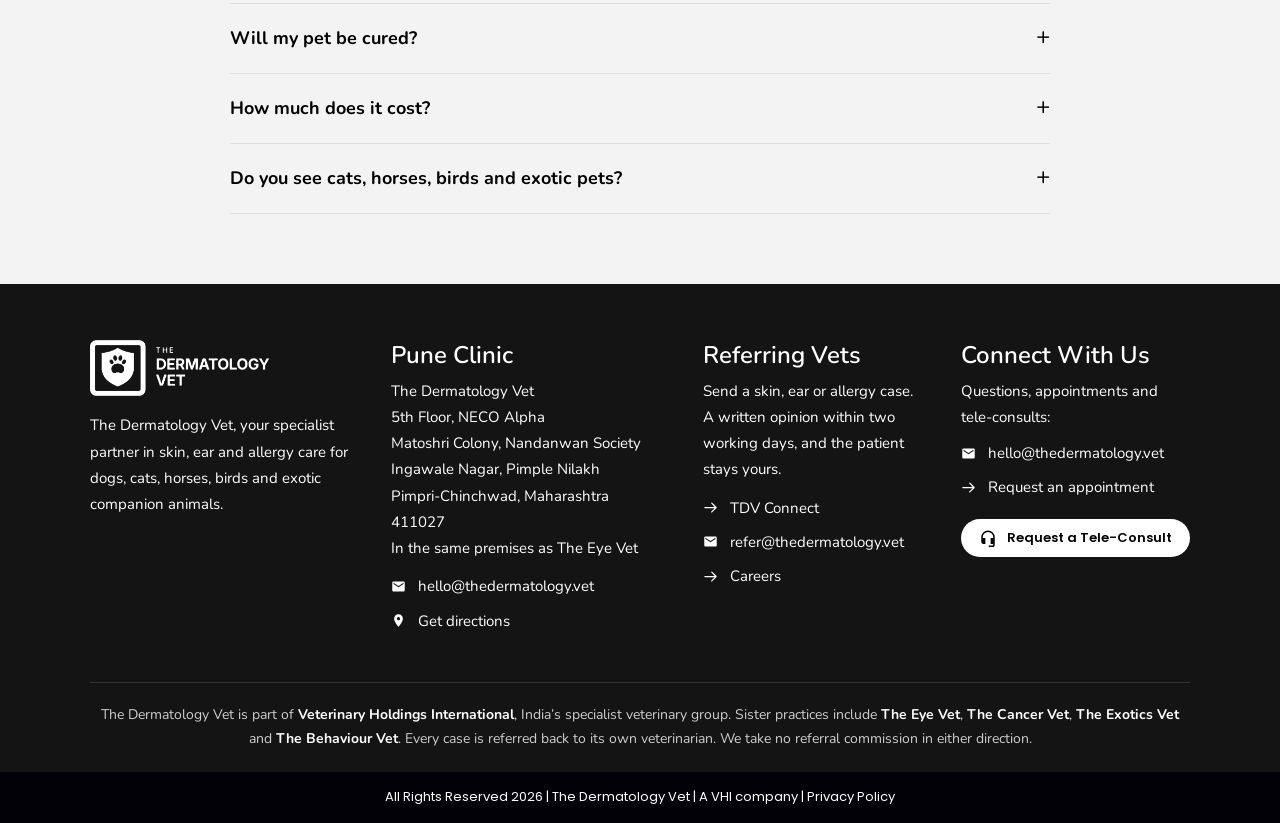
<file: contact.html>
<!DOCTYPE html>
<html lang="en">
<head>
<meta charset="utf-8">
<meta name="viewport" content="width=device-width, initial-scale=1">
<title>Contact &ndash; The Dermatology Vet</title>
<meta name="description" content="Book a specialist veterinary dermatology consultation, request a tele-consult, or refer a case to The Dermatology Vet.">
<link rel="canonical" href="https://thedermatology.vet/contact.html">
<meta property="og:title" content="Contact &ndash; The Dermatology Vet">
<meta property="og:description" content="Book a specialist veterinary dermatology consultation, request a tele-consult, or refer a case to The Dermatology Vet.">
<meta property="og:type" content="website">
<meta property="og:site_name" content="The Dermatology Vet">
<link rel="icon" href="assets/logo/favicon-32.png" sizes="32x32" type="image/png">
<link rel="icon" href="assets/logo/favicon-192.png" sizes="192x192" type="image/png">
<link rel="apple-touch-icon" href="assets/logo/apple-touch-icon.png">
<link rel="preconnect" href="https://fonts.googleapis.com">
<link rel="preconnect" href="https://fonts.gstatic.com" crossorigin>
<link href="https://fonts.googleapis.com/css2?family=Nunito:ital,wght@0,400;0,600;0,700;0,800;0,900;1,400&family=Poppins:wght@600&family=Montserrat:wght@800&display=swap" rel="stylesheet">
<link rel="stylesheet" href="assets/styles.css?v=6">
</head>
<body>
<header class="site-header" id="top">
  <div class="header-inner">
    <a class="logo" href="index.html" aria-label="The Dermatology Vet &ndash; home">
      <img src="assets/logo/tdv-logo.png" alt="The Dermatology Vet" width="202" height="63">
    </a>
    <button class="nav-toggle" aria-label="Menu" aria-expanded="false" onclick="var n=document.getElementById('nav');n.classList.toggle('open');this.setAttribute('aria-expanded',n.classList.contains('open'))">
      <span></span><span></span><span></span>
    </button>
    <nav class="nav" id="nav">
      <a class="nav-home" href="index.html" aria-label="Home"><svg viewBox="0 0 24 24"><path d="M12 3.2 1.8 12h3v9h5.7v-6h3v6h5.7v-9h3z"/></svg></a><a href="services.html">Services</a><a href="team.html">Team</a><a href="clinic.html">Clinic</a><a href="tdv-connect.html">TDV Connect</a><a href="careers.html">Careers</a><a href="contact.html" class="active">Contact</a>
    </nav>
  </div>
</header>
<section class="page-head">
  <div class="wrap"><h1>Contact Us</h1><p>Book a consultation, request a tele-consult, or send us a referral.</p></div>
</section>
<section class="section">
  <div class="wrap">
    <div class="contact-grid">
      <div class="contact-info">
        <div class="info-block"><h3>Visit us</h3>
          <p>The Dermatology Vet<br>5th Floor, NECO Alpha<br>Matoshri Colony, Nandanwan Society<br>Ingawale Nagar, Pimple Nilakh<br>Pimpri-Chinchwad, Maharashtra 411027</p>
          <p>In the same premises as The Eye Vet</p>
          <ul class="icon-rows"><li><svg viewBox="0 0 24 24"><path d="M12 2a7 7 0 0 0-7 7c0 5.3 7 13 7 13s7-7.7 7-13a7 7 0 0 0-7-7zm0 9.6A2.6 2.6 0 1 1 12 6.4a2.6 2.6 0 0 1 0 5.2z"/></svg><a href="https://www.google.com/maps/search/?api=1&amp;query=The+Eye+Vet+NECO+Alpha+Pimple+Nilakh+Pune" target="_blank" rel="noopener">Get directions</a></li></ul></div>
        <div class="info-block"><h3>Appointments</h3>
          <ul class="icon-rows">
            <li><svg viewBox="0 0 24 24"><path d="M20 4H4a2 2 0 0 0-2 2v12a2 2 0 0 0 2 2h16a2 2 0 0 0 2-2V6a2 2 0 0 0-2-2zm0 4-8 5-8-5V6l8 5 8-5z"/></svg><a href="mailto:hello@thedermatology.vet">hello@thedermatology.vet</a></li>
          </ul></div>
        <div class="info-block"><h3>Referring vets</h3>
          <ul class="icon-rows">
            <li><svg viewBox="0 0 24 24"><path d="M20 4H4a2 2 0 0 0-2 2v12a2 2 0 0 0 2 2h16a2 2 0 0 0 2-2V6a2 2 0 0 0-2-2zm0 4-8 5-8-5V6l8 5 8-5z"/></svg><a href="mailto:refer@thedermatology.vet">refer@thedermatology.vet</a></li>
            <li><svg viewBox="0 0 24 24"><path d="M13.3 4.3a1 1 0 0 1 1.4 0l7 7a1 1 0 0 1 0 1.4l-7 7a1 1 0 1 1-1.4-1.4l5.3-5.3H3a1 1 0 1 1 0-2h15.6l-5.3-5.3a1 1 0 0 1 0-1.4z"/></svg><a href="tdv-connect.html">Send a case through TDV Connect</a></li>
          </ul></div>
      </div>
      <div id="teleconsult">
        <h2 class="form-title">Request an appointment</h2>
        <p>Tell us about the problem and we will come back with the first available appointment, or a
        tele-consult if that is the better place to start.</p>
        <form class="form" method="post" action="/api/enquiry" data-enquiry><input type="hidden" name="form" value="appointment"><div class="hp" aria-hidden="true"><label>Leave this field empty<input name="website" tabindex="-1" autocomplete="off"></label></div>
          <div class="form-row">
            <div class="field"><label for="c-name">Your name *</label><input id="c-name" name="name" required></div>
            <div class="field"><label for="c-phone">Phone *</label><input id="c-phone" name="phone" type="tel" required></div>
          </div>
          <div class="form-row">
            <div class="field"><label for="c-email">Email *</label><input id="c-email" name="email" type="email" required></div>
            <div class="field"><label for="c-where">How would you like to be seen?</label>
              <select id="c-where" name="where"><option>At the clinic in Pune</option><option>Tele-consult (outside Pune)</option></select></div>
          </div>
          <div class="form-row">
            <div class="field"><label for="c-species">Species</label>
              <select id="c-species" name="species"><option>Dog</option><option>Cat</option><option>Horse</option><option>Bird</option><option>Reptile</option><option>Small mammal</option><option>Other</option></select></div>
            <div class="field"><label for="c-vet">Your own vet&rsquo;s practice</label><input id="c-vet" name="vet"></div>
          </div>
          <div class="field"><label for="c-problem">What is the problem, and how long has it been going on? *</label>
            <textarea id="c-problem" name="problem" required></textarea></div>
          <button class="btn" type="submit">Request appointment <svg viewBox="0 0 24 24"><path d="M13.3 4.3a1 1 0 0 1 1.4 0l7 7a1 1 0 0 1 0 1.4l-7 7a1 1 0 1 1-1.4-1.4l5.3-5.3H3a1 1 0 1 1 0-2h15.6l-5.3-5.3a1 1 0 0 1 0-1.4z"/></svg></button>
          <p class="form-status" role="status" aria-live="polite"></p><p class="form-note">By submitting this form you agree to our <a href="privacy-policy.html">Privacy Policy</a>.</p>
        </form>
      </div>
    </div>
  </div>
</section>
<section class="section band">
  <div class="wrap"><div class="narrow">
    <div class="section-head"><h2>Before you book</h2></div>
    <div class="faq"><details><summary>Where are you?</summary><div class="answer"><p>On the 5th floor of NECO Alpha, Ingawale Nagar, Pimple Nilakh, Pune &mdash; in the same premises as The Eye Vet. Pune is our only clinic for now. If you are further away, start with a tele-consult.</p></div></details><details><summary>Do I need a referral from my own vet?</summary><div class="answer"><p>It helps a great deal, and we prefer it &mdash; your veterinarian&rsquo;s history, previous test results and treatment record save time and money at the first consultation. But you can also book directly. Either way we write to your own vet and the case goes back to them.</p></div></details><details><summary>Will you take my animal away from my regular vet?</summary><div class="answer"><p>No. We are a referral service only. We see the skin problem, send a written plan back to your veterinarian, and they continue to look after everything else. No referral commission changes hands in either direction.</p></div></details><details><summary>How long does a first consultation take?</summary><div class="answer"><p>Between 45 and 60 minutes. Please allow longer on the day in case we need to take samples or run cytology while you wait.</p></div></details><details><summary>What should I bring?</summary><div class="answer"><p>Any previous test results and clinical records, the packaging or photographs of every medication, shampoo and food your animal is currently on, and &mdash; if you can &mdash; photographs of the skin at its worst. Please do not bath the animal for 48 hours beforehand, and do not start any new treatment in the week before.</p></div></details><details><summary>Will my pet be cured?</summary><div class="answer"><p>Sometimes. Parasitic, infectious and food-related disease can usually be resolved completely. Atopic dermatitis and several other conditions are controlled rather than cured &mdash; the goal is a comfortable animal on the least medication that achieves it. We will tell you honestly which category your animal is in at the first visit.</p></div></details><details><summary>How much does it cost?</summary><div class="answer"><p>Fees are confirmed when you book, and we give a written estimate before any procedure or test. Dermatology is managed over months rather than in a single visit, so at the point of diagnosis we will also set out what a year of good control is likely to cost.</p></div></details><details><summary>Do you see cats, horses, birds and exotic pets?</summary><div class="answer"><p>Yes &mdash; all of them. Equine cases are seen on the yard. Avian, reptile and small-mammal cases are seen jointly with exotics colleagues in the group where the species or the anaesthetic calls for it.</p></div></details></div>
  </div></div>
</section>

<footer class="site-footer">
  <div class="wrap">
    <div class="footer-grid">
      <div>
        <div class="footer-logo">
          <img src="assets/logo/tdv-logo-reversed.png" alt="The Dermatology Vet" width="180" height="56">
        </div>
        <p>The Dermatology Vet, your specialist partner in skin, ear and allergy care for dogs, cats,
        horses, birds and exotic companion animals.</p>
      </div>
      <div>
        <h3>Pune Clinic</h3>
        <p>The Dermatology Vet<br>5th Floor, NECO Alpha<br>Matoshri Colony, Nandanwan Society<br>Ingawale Nagar, Pimple Nilakh<br>Pimpri-Chinchwad, Maharashtra 411027<br>In the same premises as The Eye Vet</p>
        <ul class="f-icons">
          <li><svg viewBox="0 0 24 24"><path d="M20 4H4a2 2 0 0 0-2 2v12a2 2 0 0 0 2 2h16a2 2 0 0 0 2-2V6a2 2 0 0 0-2-2zm0 4-8 5-8-5V6l8 5 8-5z"/></svg><a href="mailto:hello@thedermatology.vet">hello@thedermatology.vet</a></li>
          <li><svg viewBox="0 0 24 24"><path d="M12 2a7 7 0 0 0-7 7c0 5.3 7 13 7 13s7-7.7 7-13a7 7 0 0 0-7-7zm0 9.6A2.6 2.6 0 1 1 12 6.4a2.6 2.6 0 0 1 0 5.2z"/></svg><a href="https://www.google.com/maps/search/?api=1&amp;query=The+Eye+Vet+NECO+Alpha+Pimple+Nilakh+Pune" target="_blank" rel="noopener">Get directions</a></li>
        </ul>
      </div>
      <div>
        <h3>Referring Vets</h3>
        <p>Send a skin, ear or allergy case. A written opinion within two working days, and the
        patient stays yours.</p>
        <ul class="f-icons">
          <li><svg viewBox="0 0 24 24"><path d="M13.3 4.3a1 1 0 0 1 1.4 0l7 7a1 1 0 0 1 0 1.4l-7 7a1 1 0 1 1-1.4-1.4l5.3-5.3H3a1 1 0 1 1 0-2h15.6l-5.3-5.3a1 1 0 0 1 0-1.4z"/></svg><a href="tdv-connect.html">TDV Connect</a></li>
          <li><svg viewBox="0 0 24 24"><path d="M20 4H4a2 2 0 0 0-2 2v12a2 2 0 0 0 2 2h16a2 2 0 0 0 2-2V6a2 2 0 0 0-2-2zm0 4-8 5-8-5V6l8 5 8-5z"/></svg><a href="mailto:refer@thedermatology.vet">refer@thedermatology.vet</a></li>
          <li><svg viewBox="0 0 24 24"><path d="M13.3 4.3a1 1 0 0 1 1.4 0l7 7a1 1 0 0 1 0 1.4l-7 7a1 1 0 1 1-1.4-1.4l5.3-5.3H3a1 1 0 1 1 0-2h15.6l-5.3-5.3a1 1 0 0 1 0-1.4z"/></svg><a href="careers.html">Careers</a></li>
        </ul>
      </div>
      <div>
        <h3>Connect With Us</h3>
        <p>Questions, appointments and tele-consults:</p>
        <ul class="f-icons f-connect">
          <li><svg viewBox="0 0 24 24"><path d="M20 4H4a2 2 0 0 0-2 2v12a2 2 0 0 0 2 2h16a2 2 0 0 0 2-2V6a2 2 0 0 0-2-2zm0 4-8 5-8-5V6l8 5 8-5z"/></svg><a href="mailto:hello@thedermatology.vet">hello@thedermatology.vet</a></li>
          <li><svg viewBox="0 0 24 24"><path d="M13.3 4.3a1 1 0 0 1 1.4 0l7 7a1 1 0 0 1 0 1.4l-7 7a1 1 0 1 1-1.4-1.4l5.3-5.3H3a1 1 0 1 1 0-2h15.6l-5.3-5.3a1 1 0 0 1 0-1.4z"/></svg><a href="contact.html">Request an appointment</a></li>
        </ul>
        <a class="pill" href="contact.html#teleconsult"><svg viewBox="0 0 24 24"><path d="M12 2a9 9 0 0 0-9 9v6a3 3 0 0 0 3 3h2.5v-8H5v-1a7 7 0 0 1 14 0v1h-3.5v8H19v.5a1.5 1.5 0 0 1-1.5 1.5H13v2h4.5a3.5 3.5 0 0 0 3.5-3.5V11a9 9 0 0 0-9-9z"/></svg> Request a Tele-Consult</a>
      </div>
    </div>
    <div class="group-note">
      The Dermatology Vet is part of <a href="https://vhi.vet" target="_blank" rel="noopener">Veterinary Holdings International</a>,
      India&rsquo;s specialist veterinary group. Sister practices include
      <a href="https://theeye.vet" target="_blank" rel="noopener">The Eye Vet</a>,
      <a href="https://thecancer.vet" target="_blank" rel="noopener">The Cancer Vet</a>,
      <a href="https://theexotics.vet" target="_blank" rel="noopener">The Exotics Vet</a> and
      <a href="https://thebehaviour.vet" target="_blank" rel="noopener">The Behaviour Vet</a>.
      Every case is referred back to its own veterinarian. We take no referral commission in either direction.
    </div>
  </div>
  <div class="footer-bar">All Rights Reserved 2026 | The Dermatology Vet | A VHI company | <a href="privacy-policy.html">Privacy Policy</a></div>
</footer>

<a class="tele-tab" href="contact.html#teleconsult"><svg viewBox="0 0 24 24"><path d="M12 2a9 9 0 0 0-9 9v6a3 3 0 0 0 3 3h2.5v-8H5v-1a7 7 0 0 1 14 0v1h-3.5v8H19v.5a1.5 1.5 0 0 1-1.5 1.5H13v2h4.5a3.5 3.5 0 0 0 3.5-3.5V11a9 9 0 0 0-9-9z"/></svg> <span><span class="tt-long">Request a </span>Tele-Consult</span></a>
<a class="to-top" href="#top" aria-label="Back to top"><svg viewBox="0 0 24 24"><path d="M12 7.6 3.7 15.9l1.8 1.8L12 11.2l6.5 6.5 1.8-1.8z"/></svg></a>
<script src="assets/forms.js?v=6" defer></script>
</body>
</html>
</file>
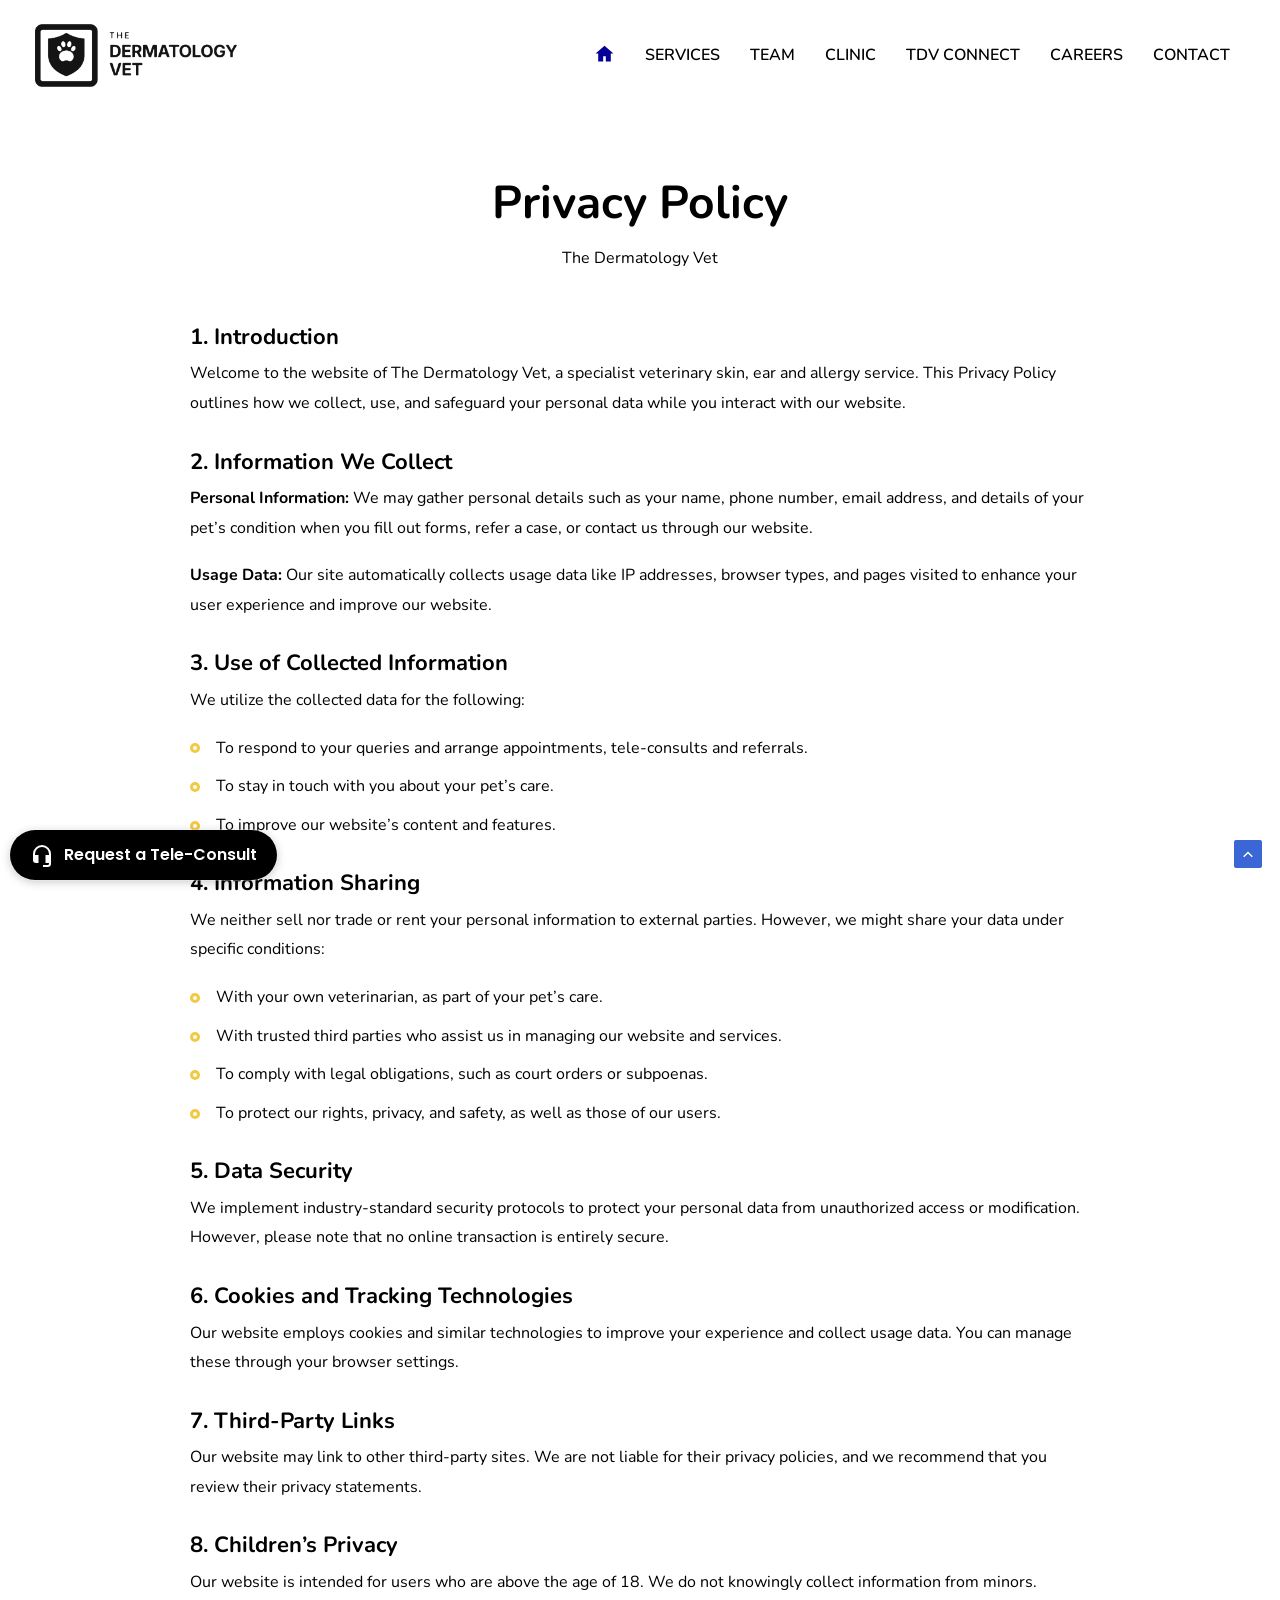
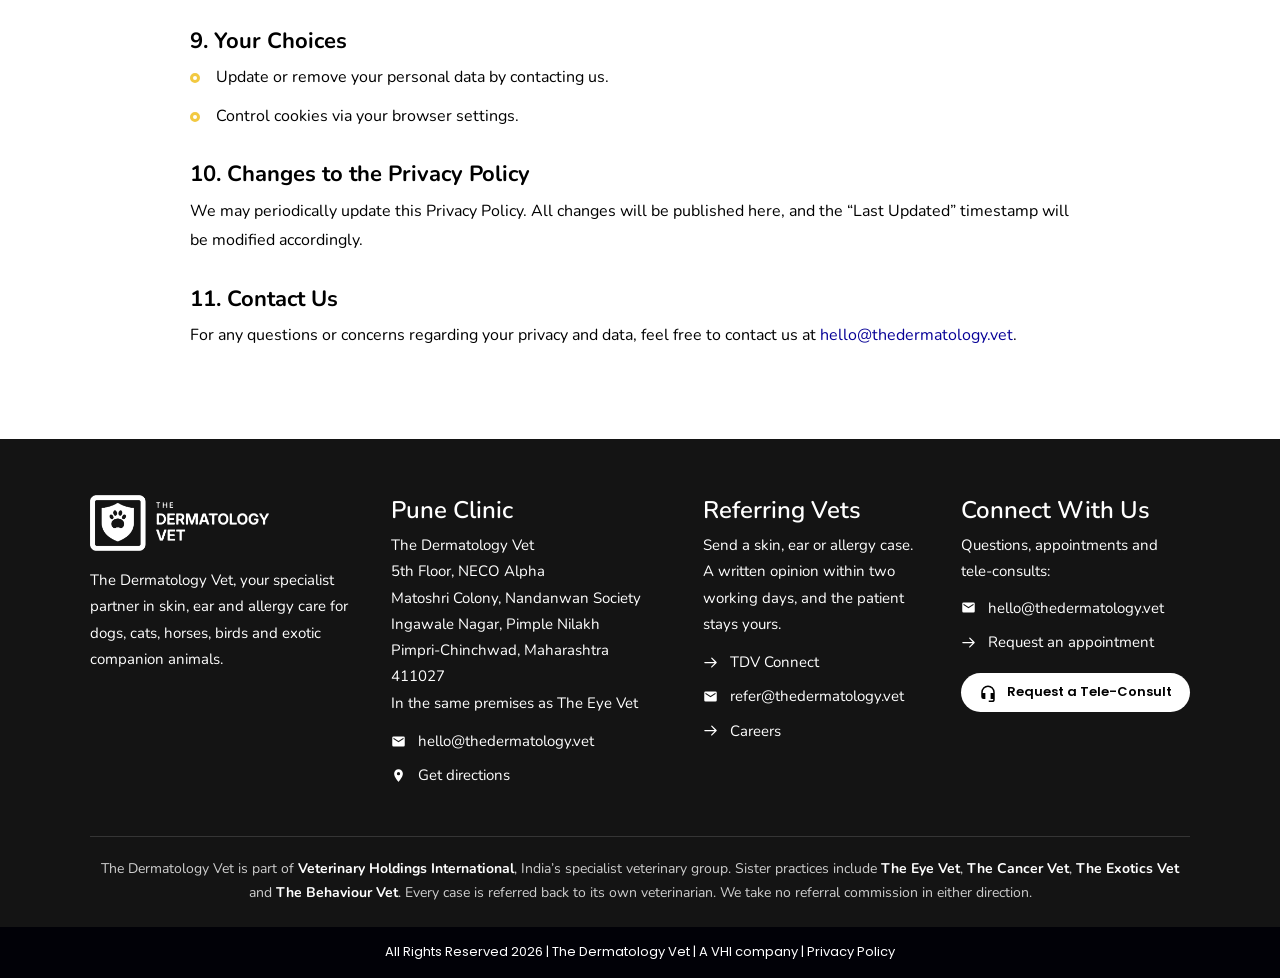
<file: privacy-policy.html>
<!DOCTYPE html>
<html lang="en">
<head>
<meta charset="utf-8">
<meta name="viewport" content="width=device-width, initial-scale=1">
<title>Privacy Policy &ndash; The Dermatology Vet</title>
<meta name="description" content="How The Dermatology Vet collects, uses and safeguards your personal data when you use thedermatology.vet.">
<link rel="canonical" href="https://thedermatology.vet/privacy-policy.html">
<meta property="og:title" content="Privacy Policy &ndash; The Dermatology Vet">
<meta property="og:description" content="How The Dermatology Vet collects, uses and safeguards your personal data when you use thedermatology.vet.">
<meta property="og:type" content="website">
<meta property="og:site_name" content="The Dermatology Vet">
<link rel="icon" href="assets/logo/favicon-32.png" sizes="32x32" type="image/png">
<link rel="icon" href="assets/logo/favicon-192.png" sizes="192x192" type="image/png">
<link rel="apple-touch-icon" href="assets/logo/apple-touch-icon.png">
<link rel="preconnect" href="https://fonts.googleapis.com">
<link rel="preconnect" href="https://fonts.gstatic.com" crossorigin>
<link href="https://fonts.googleapis.com/css2?family=Nunito:ital,wght@0,400;0,600;0,700;0,800;0,900;1,400&family=Poppins:wght@600&family=Montserrat:wght@800&display=swap" rel="stylesheet">
<link rel="stylesheet" href="assets/styles.css?v=6">
</head>
<body>
<header class="site-header" id="top">
  <div class="header-inner">
    <a class="logo" href="index.html" aria-label="The Dermatology Vet &ndash; home">
      <img src="assets/logo/tdv-logo.png" alt="The Dermatology Vet" width="202" height="63">
    </a>
    <button class="nav-toggle" aria-label="Menu" aria-expanded="false" onclick="var n=document.getElementById('nav');n.classList.toggle('open');this.setAttribute('aria-expanded',n.classList.contains('open'))">
      <span></span><span></span><span></span>
    </button>
    <nav class="nav" id="nav">
      <a class="nav-home" href="index.html" aria-label="Home"><svg viewBox="0 0 24 24"><path d="M12 3.2 1.8 12h3v9h5.7v-6h3v6h5.7v-9h3z"/></svg></a><a href="services.html">Services</a><a href="team.html">Team</a><a href="clinic.html">Clinic</a><a href="tdv-connect.html">TDV Connect</a><a href="careers.html">Careers</a><a href="contact.html">Contact</a>
    </nav>
  </div>
</header>
<section class="page-head">
  <div class="wrap"><h1>Privacy Policy</h1><p>The Dermatology Vet</p></div>
</section>
<section class="section">
  <div class="wrap"><div class="prose policy">
    <h2>1. Introduction</h2>
    <p>Welcome to the website of The Dermatology Vet, a specialist veterinary skin, ear and allergy
    service. This Privacy Policy outlines how we collect, use, and safeguard your personal data while you
    interact with our website.</p>
    <h2>2. Information We Collect</h2>
    <p><strong>Personal Information:</strong> We may gather personal details such as your name, phone
    number, email address, and details of your pet&rsquo;s condition when you fill out forms, refer a
    case, or contact us through our website.</p>
    <p><strong>Usage Data:</strong> Our site automatically collects usage data like IP addresses, browser
    types, and pages visited to enhance your user experience and improve our website.</p>
    <h2>3. Use of Collected Information</h2>
    <p>We utilize the collected data for the following:</p>
    <ul>
      <li>To respond to your queries and arrange appointments, tele-consults and referrals.</li>
      <li>To stay in touch with you about your pet&rsquo;s care.</li>
      <li>To improve our website&rsquo;s content and features.</li>
    </ul>
    <h2>4. Information Sharing</h2>
    <p>We neither sell nor trade or rent your personal information to external parties. However, we
    might share your data under specific conditions:</p>
    <ul>
      <li>With your own veterinarian, as part of your pet&rsquo;s care.</li>
      <li>With trusted third parties who assist us in managing our website and services.</li>
      <li>To comply with legal obligations, such as court orders or subpoenas.</li>
      <li>To protect our rights, privacy, and safety, as well as those of our users.</li>
    </ul>
    <h2>5. Data Security</h2>
    <p>We implement industry-standard security protocols to protect your personal data from unauthorized
    access or modification. However, please note that no online transaction is entirely secure.</p>
    <h2>6. Cookies and Tracking Technologies</h2>
    <p>Our website employs cookies and similar technologies to improve your experience and collect usage
    data. You can manage these through your browser settings.</p>
    <h2>7. Third-Party Links</h2>
    <p>Our website may link to other third-party sites. We are not liable for their privacy policies, and
    we recommend that you review their privacy statements.</p>
    <h2>8. Children&rsquo;s Privacy</h2>
    <p>Our website is intended for users who are above the age of 18. We do not knowingly collect
    information from minors.</p>
    <h2>9. Your Choices</h2>
    <ul>
      <li>Update or remove your personal data by contacting us.</li>
      <li>Control cookies via your browser settings.</li>
    </ul>
    <h2>10. Changes to the Privacy Policy</h2>
    <p>We may periodically update this Privacy Policy. All changes will be published here, and the
    &ldquo;Last Updated&rdquo; timestamp will be modified accordingly.</p>
    <h2>11. Contact Us</h2>
    <p>For any questions or concerns regarding your privacy and data, feel free to contact us at
    <a href="mailto:hello@thedermatology.vet">hello@thedermatology.vet</a>.</p>
  </div></div>
</section>

<footer class="site-footer">
  <div class="wrap">
    <div class="footer-grid">
      <div>
        <div class="footer-logo">
          <img src="assets/logo/tdv-logo-reversed.png" alt="The Dermatology Vet" width="180" height="56">
        </div>
        <p>The Dermatology Vet, your specialist partner in skin, ear and allergy care for dogs, cats,
        horses, birds and exotic companion animals.</p>
      </div>
      <div>
        <h3>Pune Clinic</h3>
        <p>The Dermatology Vet<br>5th Floor, NECO Alpha<br>Matoshri Colony, Nandanwan Society<br>Ingawale Nagar, Pimple Nilakh<br>Pimpri-Chinchwad, Maharashtra 411027<br>In the same premises as The Eye Vet</p>
        <ul class="f-icons">
          <li><svg viewBox="0 0 24 24"><path d="M20 4H4a2 2 0 0 0-2 2v12a2 2 0 0 0 2 2h16a2 2 0 0 0 2-2V6a2 2 0 0 0-2-2zm0 4-8 5-8-5V6l8 5 8-5z"/></svg><a href="mailto:hello@thedermatology.vet">hello@thedermatology.vet</a></li>
          <li><svg viewBox="0 0 24 24"><path d="M12 2a7 7 0 0 0-7 7c0 5.3 7 13 7 13s7-7.7 7-13a7 7 0 0 0-7-7zm0 9.6A2.6 2.6 0 1 1 12 6.4a2.6 2.6 0 0 1 0 5.2z"/></svg><a href="https://www.google.com/maps/search/?api=1&amp;query=The+Eye+Vet+NECO+Alpha+Pimple+Nilakh+Pune" target="_blank" rel="noopener">Get directions</a></li>
        </ul>
      </div>
      <div>
        <h3>Referring Vets</h3>
        <p>Send a skin, ear or allergy case. A written opinion within two working days, and the
        patient stays yours.</p>
        <ul class="f-icons">
          <li><svg viewBox="0 0 24 24"><path d="M13.3 4.3a1 1 0 0 1 1.4 0l7 7a1 1 0 0 1 0 1.4l-7 7a1 1 0 1 1-1.4-1.4l5.3-5.3H3a1 1 0 1 1 0-2h15.6l-5.3-5.3a1 1 0 0 1 0-1.4z"/></svg><a href="tdv-connect.html">TDV Connect</a></li>
          <li><svg viewBox="0 0 24 24"><path d="M20 4H4a2 2 0 0 0-2 2v12a2 2 0 0 0 2 2h16a2 2 0 0 0 2-2V6a2 2 0 0 0-2-2zm0 4-8 5-8-5V6l8 5 8-5z"/></svg><a href="mailto:refer@thedermatology.vet">refer@thedermatology.vet</a></li>
          <li><svg viewBox="0 0 24 24"><path d="M13.3 4.3a1 1 0 0 1 1.4 0l7 7a1 1 0 0 1 0 1.4l-7 7a1 1 0 1 1-1.4-1.4l5.3-5.3H3a1 1 0 1 1 0-2h15.6l-5.3-5.3a1 1 0 0 1 0-1.4z"/></svg><a href="careers.html">Careers</a></li>
        </ul>
      </div>
      <div>
        <h3>Connect With Us</h3>
        <p>Questions, appointments and tele-consults:</p>
        <ul class="f-icons f-connect">
          <li><svg viewBox="0 0 24 24"><path d="M20 4H4a2 2 0 0 0-2 2v12a2 2 0 0 0 2 2h16a2 2 0 0 0 2-2V6a2 2 0 0 0-2-2zm0 4-8 5-8-5V6l8 5 8-5z"/></svg><a href="mailto:hello@thedermatology.vet">hello@thedermatology.vet</a></li>
          <li><svg viewBox="0 0 24 24"><path d="M13.3 4.3a1 1 0 0 1 1.4 0l7 7a1 1 0 0 1 0 1.4l-7 7a1 1 0 1 1-1.4-1.4l5.3-5.3H3a1 1 0 1 1 0-2h15.6l-5.3-5.3a1 1 0 0 1 0-1.4z"/></svg><a href="contact.html">Request an appointment</a></li>
        </ul>
        <a class="pill" href="contact.html#teleconsult"><svg viewBox="0 0 24 24"><path d="M12 2a9 9 0 0 0-9 9v6a3 3 0 0 0 3 3h2.5v-8H5v-1a7 7 0 0 1 14 0v1h-3.5v8H19v.5a1.5 1.5 0 0 1-1.5 1.5H13v2h4.5a3.5 3.5 0 0 0 3.5-3.5V11a9 9 0 0 0-9-9z"/></svg> Request a Tele-Consult</a>
      </div>
    </div>
    <div class="group-note">
      The Dermatology Vet is part of <a href="https://vhi.vet" target="_blank" rel="noopener">Veterinary Holdings International</a>,
      India&rsquo;s specialist veterinary group. Sister practices include
      <a href="https://theeye.vet" target="_blank" rel="noopener">The Eye Vet</a>,
      <a href="https://thecancer.vet" target="_blank" rel="noopener">The Cancer Vet</a>,
      <a href="https://theexotics.vet" target="_blank" rel="noopener">The Exotics Vet</a> and
      <a href="https://thebehaviour.vet" target="_blank" rel="noopener">The Behaviour Vet</a>.
      Every case is referred back to its own veterinarian. We take no referral commission in either direction.
    </div>
  </div>
  <div class="footer-bar">All Rights Reserved 2026 | The Dermatology Vet | A VHI company | <a href="privacy-policy.html">Privacy Policy</a></div>
</footer>

<a class="tele-tab" href="contact.html#teleconsult"><svg viewBox="0 0 24 24"><path d="M12 2a9 9 0 0 0-9 9v6a3 3 0 0 0 3 3h2.5v-8H5v-1a7 7 0 0 1 14 0v1h-3.5v8H19v.5a1.5 1.5 0 0 1-1.5 1.5H13v2h4.5a3.5 3.5 0 0 0 3.5-3.5V11a9 9 0 0 0-9-9z"/></svg> <span><span class="tt-long">Request a </span>Tele-Consult</span></a>
<a class="to-top" href="#top" aria-label="Back to top"><svg viewBox="0 0 24 24"><path d="M12 7.6 3.7 15.9l1.8 1.8L12 11.2l6.5 6.5 1.8-1.8z"/></svg></a>
<script src="assets/forms.js?v=6" defer></script>
</body>
</html>
</file>
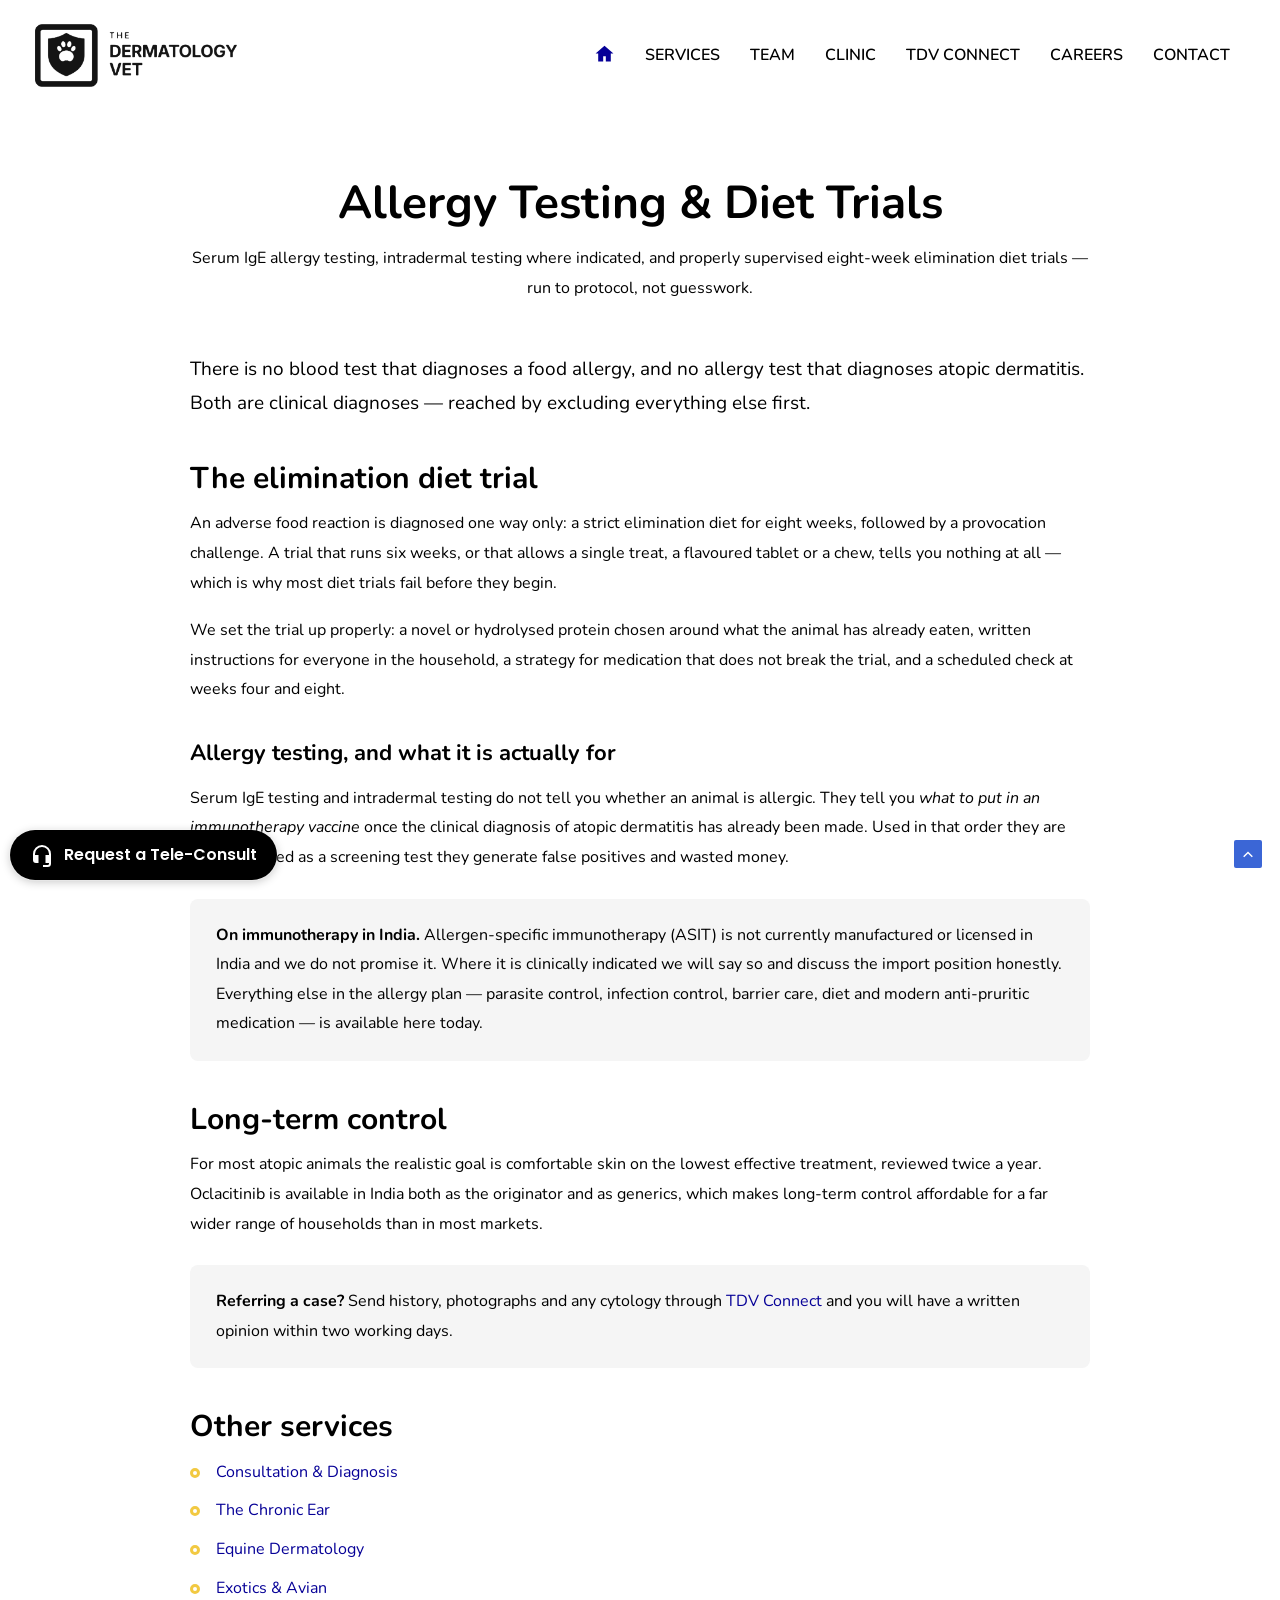
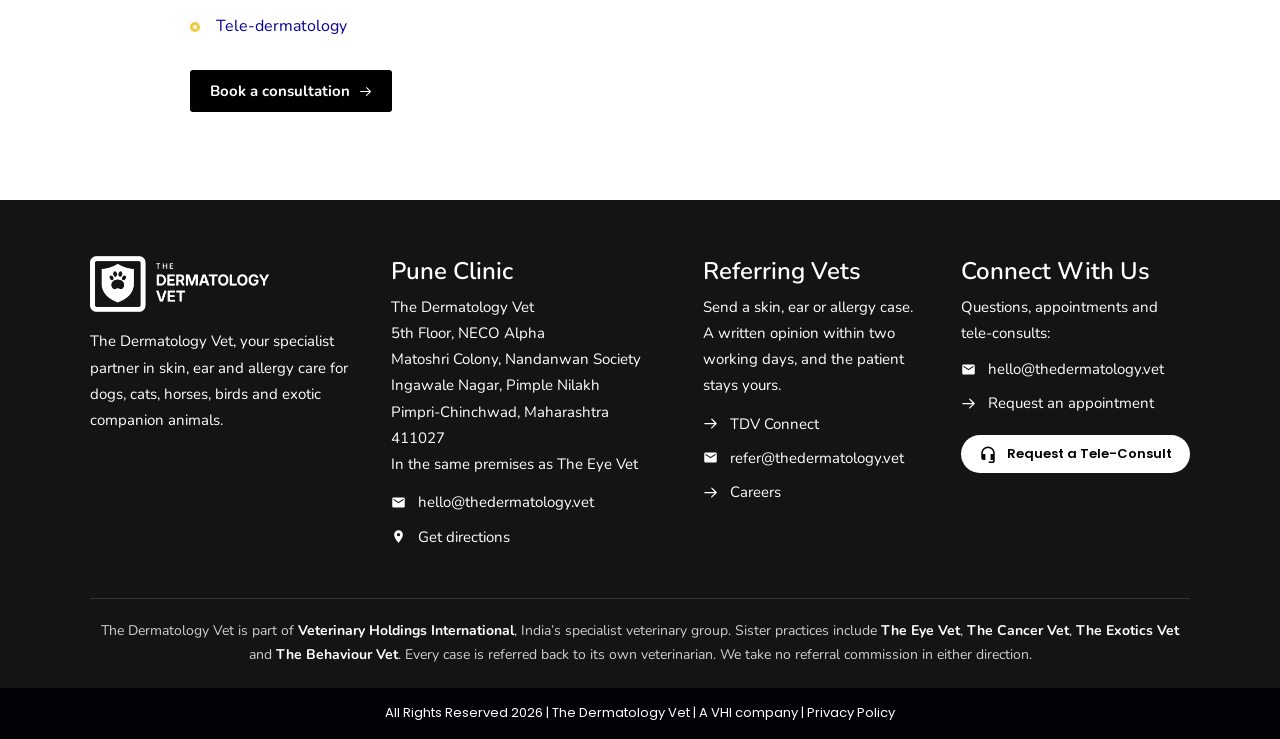
<file: service-allergy.html>
<!DOCTYPE html>
<html lang="en">
<head>
<meta charset="utf-8">
<meta name="viewport" content="width=device-width, initial-scale=1">
<title>Allergy Testing &amp; Diet Trials &ndash; The Dermatology Vet</title>
<meta name="description" content="Serum IgE allergy testing, intradermal testing where indicated, and properly supervised eight-week elimination diet trials &mdash; run to protocol, not guesswork.">
<link rel="canonical" href="https://thedermatology.vet/service-allergy.html">
<meta property="og:title" content="Allergy Testing &amp; Diet Trials &ndash; The Dermatology Vet">
<meta property="og:description" content="Serum IgE allergy testing, intradermal testing where indicated, and properly supervised eight-week elimination diet trials &mdash; run to protocol, not guesswork.">
<meta property="og:type" content="website">
<meta property="og:site_name" content="The Dermatology Vet">
<link rel="icon" href="assets/logo/favicon-32.png" sizes="32x32" type="image/png">
<link rel="icon" href="assets/logo/favicon-192.png" sizes="192x192" type="image/png">
<link rel="apple-touch-icon" href="assets/logo/apple-touch-icon.png">
<link rel="preconnect" href="https://fonts.googleapis.com">
<link rel="preconnect" href="https://fonts.gstatic.com" crossorigin>
<link href="https://fonts.googleapis.com/css2?family=Nunito:ital,wght@0,400;0,600;0,700;0,800;0,900;1,400&family=Poppins:wght@600&family=Montserrat:wght@800&display=swap" rel="stylesheet">
<link rel="stylesheet" href="assets/styles.css?v=6">
</head>
<body>
<header class="site-header" id="top">
  <div class="header-inner">
    <a class="logo" href="index.html" aria-label="The Dermatology Vet &ndash; home">
      <img src="assets/logo/tdv-logo.png" alt="The Dermatology Vet" width="202" height="63">
    </a>
    <button class="nav-toggle" aria-label="Menu" aria-expanded="false" onclick="var n=document.getElementById('nav');n.classList.toggle('open');this.setAttribute('aria-expanded',n.classList.contains('open'))">
      <span></span><span></span><span></span>
    </button>
    <nav class="nav" id="nav">
      <a class="nav-home" href="index.html" aria-label="Home"><svg viewBox="0 0 24 24"><path d="M12 3.2 1.8 12h3v9h5.7v-6h3v6h5.7v-9h3z"/></svg></a><a href="services.html">Services</a><a href="team.html">Team</a><a href="clinic.html">Clinic</a><a href="tdv-connect.html">TDV Connect</a><a href="careers.html">Careers</a><a href="contact.html">Contact</a>
    </nav>
  </div>
</header>
<section class="page-head">
  <div class="wrap"><h1>Allergy Testing &amp; Diet Trials</h1><p>Serum IgE allergy testing, intradermal testing where indicated, and properly supervised eight-week elimination diet trials &mdash; run to protocol, not guesswork.</p></div>
</section>
<section class="section">
  <div class="wrap"><div class="prose">
<p class="lead">There is no blood test that diagnoses a food allergy, and no allergy test that diagnoses
atopic dermatitis. Both are clinical diagnoses &mdash; reached by excluding everything else first.</p>
<h2>The elimination diet trial</h2>
<p>An adverse food reaction is diagnosed one way only: a strict elimination diet for eight weeks,
followed by a provocation challenge. A trial that runs six weeks, or that allows a single treat,
a flavoured tablet or a chew, tells you nothing at all &mdash; which is why most diet trials fail
before they begin.</p>
<p>We set the trial up properly: a novel or hydrolysed protein chosen around what the animal has
already eaten, written instructions for everyone in the household, a strategy for medication that
does not break the trial, and a scheduled check at weeks four and eight.</p>
<h3>Allergy testing, and what it is actually for</h3>
<p>Serum IgE testing and intradermal testing do not tell you whether an animal is allergic. They tell
you <em>what to put in an immunotherapy vaccine</em> once the clinical diagnosis of atopic dermatitis
has already been made. Used in that order they are valuable; used as a screening test they generate
false positives and wasted money.</p>
<div class="callout"><p><strong>On immunotherapy in India.</strong> Allergen-specific immunotherapy
(ASIT) is not currently manufactured or licensed in India and we do not promise it. Where it is
clinically indicated we will say so and discuss the import position honestly. Everything else in the
allergy plan &mdash; parasite control, infection control, barrier care, diet and modern anti-pruritic
medication &mdash; is available here today.</p></div>
<h2>Long-term control</h2>
<p>For most atopic animals the realistic goal is comfortable skin on the lowest effective treatment,
reviewed twice a year. Oclacitinib is available in India both as the originator and as generics, which
makes long-term control affordable for a far wider range of households than in most markets.</p>

    <div class="callout"><p><strong>Referring a case?</strong> Send history, photographs and any
    cytology through <a href="tdv-connect.html">TDV Connect</a> and you will have a written opinion
    within two working days.</p></div>
    <h2>Other services</h2><ul><li><a href="service-consultation.html">Consultation &amp; Diagnosis</a></li><li><a href="service-ear.html">The Chronic Ear</a></li><li><a href="service-equine.html">Equine Dermatology</a></li><li><a href="service-exotics.html">Exotics &amp; Avian</a></li><li><a href="service-teleconsult.html">Tele-dermatology</a></li></ul>
    <p style="margin-top:28px"><a class="btn" href="contact.html">Book a consultation <svg viewBox="0 0 24 24"><path d="M13.3 4.3a1 1 0 0 1 1.4 0l7 7a1 1 0 0 1 0 1.4l-7 7a1 1 0 1 1-1.4-1.4l5.3-5.3H3a1 1 0 1 1 0-2h15.6l-5.3-5.3a1 1 0 0 1 0-1.4z"/></svg></a></p>
  </div></div>
</section>

<footer class="site-footer">
  <div class="wrap">
    <div class="footer-grid">
      <div>
        <div class="footer-logo">
          <img src="assets/logo/tdv-logo-reversed.png" alt="The Dermatology Vet" width="180" height="56">
        </div>
        <p>The Dermatology Vet, your specialist partner in skin, ear and allergy care for dogs, cats,
        horses, birds and exotic companion animals.</p>
      </div>
      <div>
        <h3>Pune Clinic</h3>
        <p>The Dermatology Vet<br>5th Floor, NECO Alpha<br>Matoshri Colony, Nandanwan Society<br>Ingawale Nagar, Pimple Nilakh<br>Pimpri-Chinchwad, Maharashtra 411027<br>In the same premises as The Eye Vet</p>
        <ul class="f-icons">
          <li><svg viewBox="0 0 24 24"><path d="M20 4H4a2 2 0 0 0-2 2v12a2 2 0 0 0 2 2h16a2 2 0 0 0 2-2V6a2 2 0 0 0-2-2zm0 4-8 5-8-5V6l8 5 8-5z"/></svg><a href="mailto:hello@thedermatology.vet">hello@thedermatology.vet</a></li>
          <li><svg viewBox="0 0 24 24"><path d="M12 2a7 7 0 0 0-7 7c0 5.3 7 13 7 13s7-7.7 7-13a7 7 0 0 0-7-7zm0 9.6A2.6 2.6 0 1 1 12 6.4a2.6 2.6 0 0 1 0 5.2z"/></svg><a href="https://www.google.com/maps/search/?api=1&amp;query=The+Eye+Vet+NECO+Alpha+Pimple+Nilakh+Pune" target="_blank" rel="noopener">Get directions</a></li>
        </ul>
      </div>
      <div>
        <h3>Referring Vets</h3>
        <p>Send a skin, ear or allergy case. A written opinion within two working days, and the
        patient stays yours.</p>
        <ul class="f-icons">
          <li><svg viewBox="0 0 24 24"><path d="M13.3 4.3a1 1 0 0 1 1.4 0l7 7a1 1 0 0 1 0 1.4l-7 7a1 1 0 1 1-1.4-1.4l5.3-5.3H3a1 1 0 1 1 0-2h15.6l-5.3-5.3a1 1 0 0 1 0-1.4z"/></svg><a href="tdv-connect.html">TDV Connect</a></li>
          <li><svg viewBox="0 0 24 24"><path d="M20 4H4a2 2 0 0 0-2 2v12a2 2 0 0 0 2 2h16a2 2 0 0 0 2-2V6a2 2 0 0 0-2-2zm0 4-8 5-8-5V6l8 5 8-5z"/></svg><a href="mailto:refer@thedermatology.vet">refer@thedermatology.vet</a></li>
          <li><svg viewBox="0 0 24 24"><path d="M13.3 4.3a1 1 0 0 1 1.4 0l7 7a1 1 0 0 1 0 1.4l-7 7a1 1 0 1 1-1.4-1.4l5.3-5.3H3a1 1 0 1 1 0-2h15.6l-5.3-5.3a1 1 0 0 1 0-1.4z"/></svg><a href="careers.html">Careers</a></li>
        </ul>
      </div>
      <div>
        <h3>Connect With Us</h3>
        <p>Questions, appointments and tele-consults:</p>
        <ul class="f-icons f-connect">
          <li><svg viewBox="0 0 24 24"><path d="M20 4H4a2 2 0 0 0-2 2v12a2 2 0 0 0 2 2h16a2 2 0 0 0 2-2V6a2 2 0 0 0-2-2zm0 4-8 5-8-5V6l8 5 8-5z"/></svg><a href="mailto:hello@thedermatology.vet">hello@thedermatology.vet</a></li>
          <li><svg viewBox="0 0 24 24"><path d="M13.3 4.3a1 1 0 0 1 1.4 0l7 7a1 1 0 0 1 0 1.4l-7 7a1 1 0 1 1-1.4-1.4l5.3-5.3H3a1 1 0 1 1 0-2h15.6l-5.3-5.3a1 1 0 0 1 0-1.4z"/></svg><a href="contact.html">Request an appointment</a></li>
        </ul>
        <a class="pill" href="contact.html#teleconsult"><svg viewBox="0 0 24 24"><path d="M12 2a9 9 0 0 0-9 9v6a3 3 0 0 0 3 3h2.5v-8H5v-1a7 7 0 0 1 14 0v1h-3.5v8H19v.5a1.5 1.5 0 0 1-1.5 1.5H13v2h4.5a3.5 3.5 0 0 0 3.5-3.5V11a9 9 0 0 0-9-9z"/></svg> Request a Tele-Consult</a>
      </div>
    </div>
    <div class="group-note">
      The Dermatology Vet is part of <a href="https://vhi.vet" target="_blank" rel="noopener">Veterinary Holdings International</a>,
      India&rsquo;s specialist veterinary group. Sister practices include
      <a href="https://theeye.vet" target="_blank" rel="noopener">The Eye Vet</a>,
      <a href="https://thecancer.vet" target="_blank" rel="noopener">The Cancer Vet</a>,
      <a href="https://theexotics.vet" target="_blank" rel="noopener">The Exotics Vet</a> and
      <a href="https://thebehaviour.vet" target="_blank" rel="noopener">The Behaviour Vet</a>.
      Every case is referred back to its own veterinarian. We take no referral commission in either direction.
    </div>
  </div>
  <div class="footer-bar">All Rights Reserved 2026 | The Dermatology Vet | A VHI company | <a href="privacy-policy.html">Privacy Policy</a></div>
</footer>

<a class="tele-tab" href="contact.html#teleconsult"><svg viewBox="0 0 24 24"><path d="M12 2a9 9 0 0 0-9 9v6a3 3 0 0 0 3 3h2.5v-8H5v-1a7 7 0 0 1 14 0v1h-3.5v8H19v.5a1.5 1.5 0 0 1-1.5 1.5H13v2h4.5a3.5 3.5 0 0 0 3.5-3.5V11a9 9 0 0 0-9-9z"/></svg> <span><span class="tt-long">Request a </span>Tele-Consult</span></a>
<a class="to-top" href="#top" aria-label="Back to top"><svg viewBox="0 0 24 24"><path d="M12 7.6 3.7 15.9l1.8 1.8L12 11.2l6.5 6.5 1.8-1.8z"/></svg></a>
<script src="assets/forms.js?v=6" defer></script>
</body>
</html>
</file>
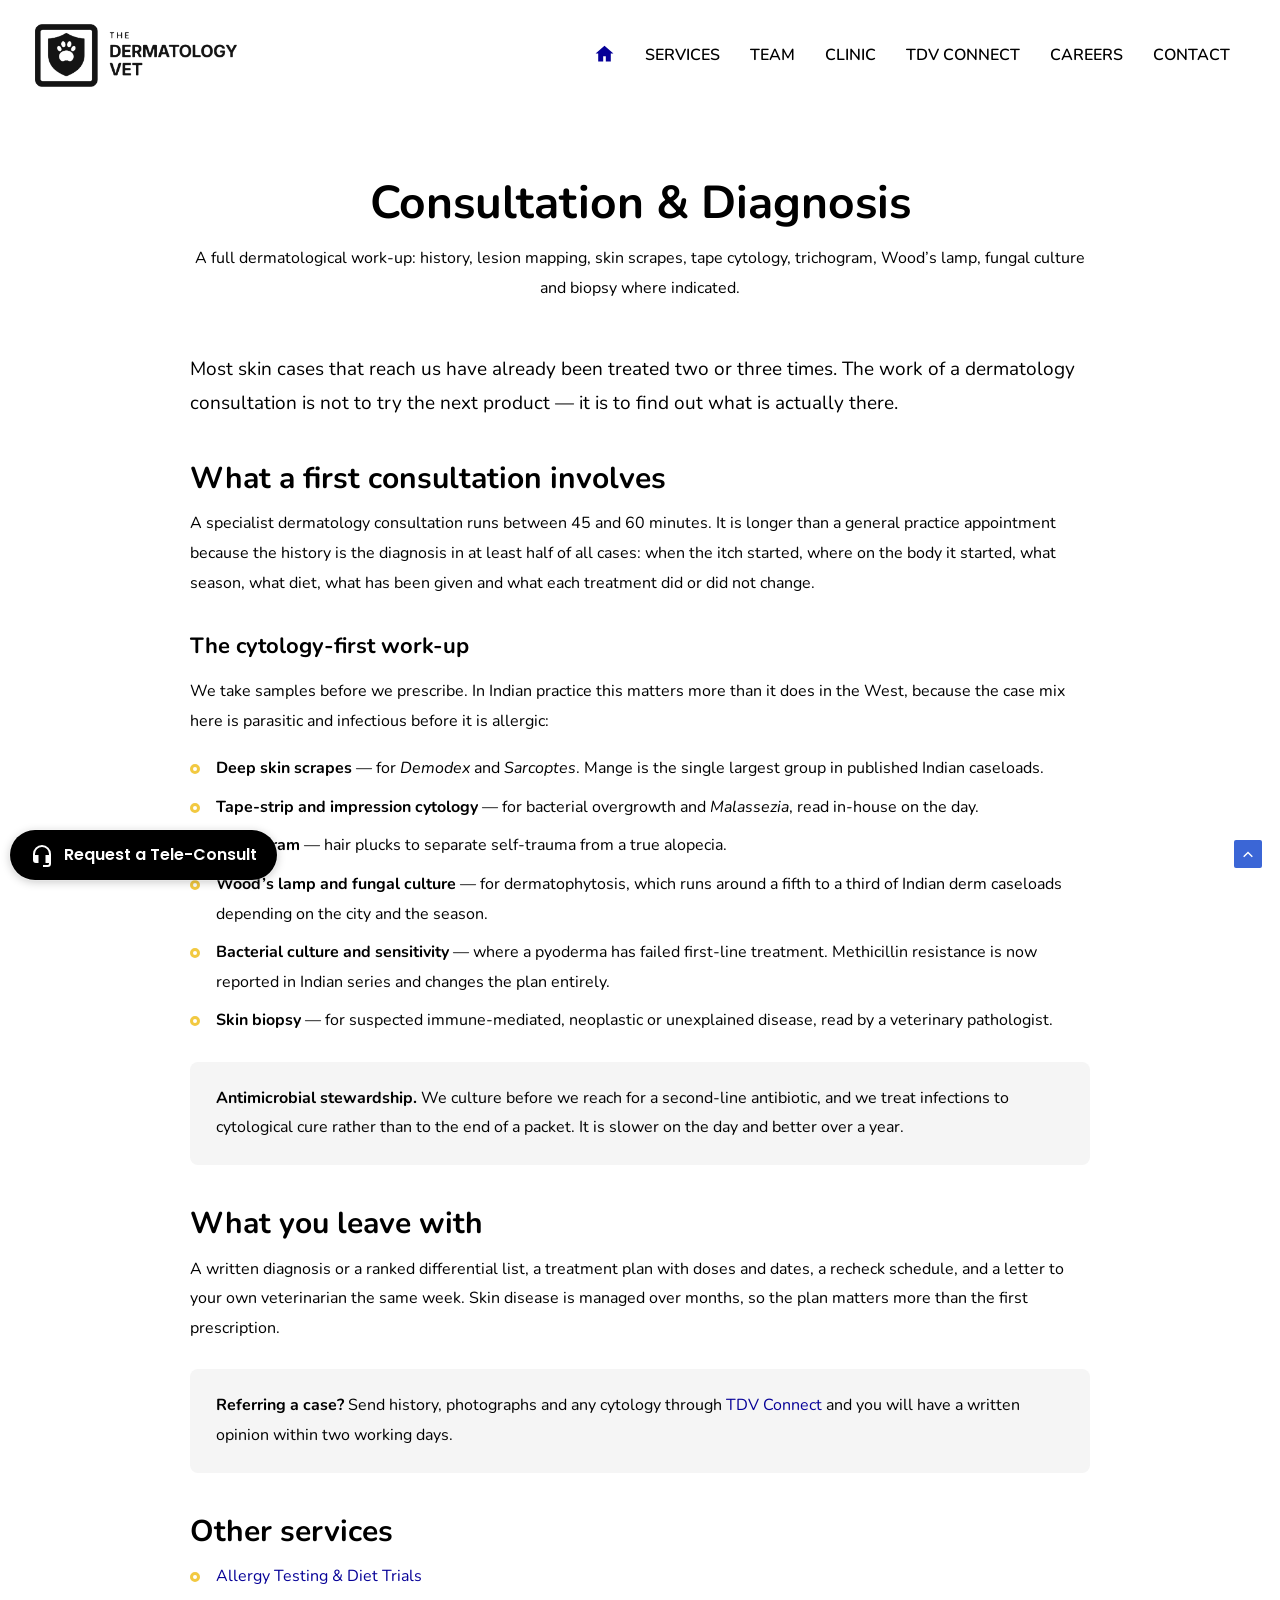
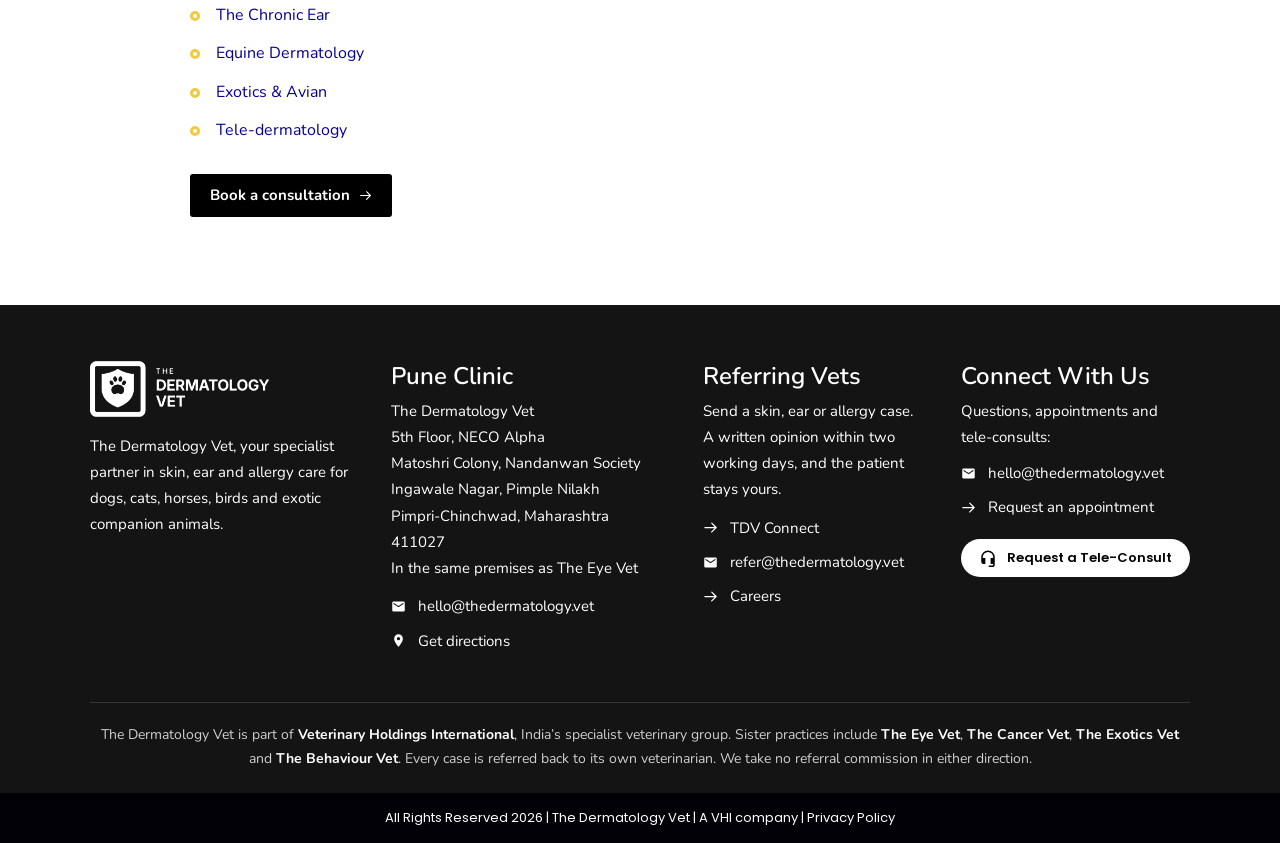
<file: service-consultation.html>
<!DOCTYPE html>
<html lang="en">
<head>
<meta charset="utf-8">
<meta name="viewport" content="width=device-width, initial-scale=1">
<title>Consultation &amp; Diagnosis &ndash; The Dermatology Vet</title>
<meta name="description" content="A full dermatological work-up: history, lesion mapping, skin scrapes, tape cytology, trichogram, Wood&rsquo;s lamp, fungal culture and biopsy where indicated.">
<link rel="canonical" href="https://thedermatology.vet/service-consultation.html">
<meta property="og:title" content="Consultation &amp; Diagnosis &ndash; The Dermatology Vet">
<meta property="og:description" content="A full dermatological work-up: history, lesion mapping, skin scrapes, tape cytology, trichogram, Wood&rsquo;s lamp, fungal culture and biopsy where indicated.">
<meta property="og:type" content="website">
<meta property="og:site_name" content="The Dermatology Vet">
<link rel="icon" href="assets/logo/favicon-32.png" sizes="32x32" type="image/png">
<link rel="icon" href="assets/logo/favicon-192.png" sizes="192x192" type="image/png">
<link rel="apple-touch-icon" href="assets/logo/apple-touch-icon.png">
<link rel="preconnect" href="https://fonts.googleapis.com">
<link rel="preconnect" href="https://fonts.gstatic.com" crossorigin>
<link href="https://fonts.googleapis.com/css2?family=Nunito:ital,wght@0,400;0,600;0,700;0,800;0,900;1,400&family=Poppins:wght@600&family=Montserrat:wght@800&display=swap" rel="stylesheet">
<link rel="stylesheet" href="assets/styles.css?v=6">
</head>
<body>
<header class="site-header" id="top">
  <div class="header-inner">
    <a class="logo" href="index.html" aria-label="The Dermatology Vet &ndash; home">
      <img src="assets/logo/tdv-logo.png" alt="The Dermatology Vet" width="202" height="63">
    </a>
    <button class="nav-toggle" aria-label="Menu" aria-expanded="false" onclick="var n=document.getElementById('nav');n.classList.toggle('open');this.setAttribute('aria-expanded',n.classList.contains('open'))">
      <span></span><span></span><span></span>
    </button>
    <nav class="nav" id="nav">
      <a class="nav-home" href="index.html" aria-label="Home"><svg viewBox="0 0 24 24"><path d="M12 3.2 1.8 12h3v9h5.7v-6h3v6h5.7v-9h3z"/></svg></a><a href="services.html">Services</a><a href="team.html">Team</a><a href="clinic.html">Clinic</a><a href="tdv-connect.html">TDV Connect</a><a href="careers.html">Careers</a><a href="contact.html">Contact</a>
    </nav>
  </div>
</header>
<section class="page-head">
  <div class="wrap"><h1>Consultation &amp; Diagnosis</h1><p>A full dermatological work-up: history, lesion mapping, skin scrapes, tape cytology, trichogram, Wood&rsquo;s lamp, fungal culture and biopsy where indicated.</p></div>
</section>
<section class="section">
  <div class="wrap"><div class="prose">
<p class="lead">Most skin cases that reach us have already been treated two or three times. The work of a
dermatology consultation is not to try the next product &mdash; it is to find out what is actually there.</p>
<h2>What a first consultation involves</h2>
<p>A specialist dermatology consultation runs between 45 and 60 minutes. It is longer than a general
practice appointment because the history is the diagnosis in at least half of all cases: when the itch
started, where on the body it started, what season, what diet, what has been given and what each
treatment did or did not change.</p>
<h3>The cytology-first work-up</h3>
<p>We take samples before we prescribe. In Indian practice this matters more than it does in the West,
because the case mix here is parasitic and infectious before it is allergic:</p>
<ul>
  <li><strong>Deep skin scrapes</strong> &mdash; for <em>Demodex</em> and <em>Sarcoptes</em>. Mange is the
      single largest group in published Indian caseloads.</li>
  <li><strong>Tape-strip and impression cytology</strong> &mdash; for bacterial overgrowth and
      <em>Malassezia</em>, read in-house on the day.</li>
  <li><strong>Trichogram</strong> &mdash; hair plucks to separate self-trauma from a true alopecia.</li>
  <li><strong>Wood&rsquo;s lamp and fungal culture</strong> &mdash; for dermatophytosis, which runs
      around a fifth to a third of Indian derm caseloads depending on the city and the season.</li>
  <li><strong>Bacterial culture and sensitivity</strong> &mdash; where a pyoderma has failed first-line
      treatment. Methicillin resistance is now reported in Indian series and changes the plan entirely.</li>
  <li><strong>Skin biopsy</strong> &mdash; for suspected immune-mediated, neoplastic or
      unexplained disease, read by a veterinary pathologist.</li>
</ul>
<div class="callout"><p><strong>Antimicrobial stewardship.</strong> We culture before we reach for a
second-line antibiotic, and we treat infections to cytological cure rather than to the end of a packet.
It is slower on the day and better over a year.</p></div>
<h2>What you leave with</h2>
<p>A written diagnosis or a ranked differential list, a treatment plan with doses and dates, a recheck
schedule, and a letter to your own veterinarian the same week. Skin disease is managed over months,
so the plan matters more than the first prescription.</p>

    <div class="callout"><p><strong>Referring a case?</strong> Send history, photographs and any
    cytology through <a href="tdv-connect.html">TDV Connect</a> and you will have a written opinion
    within two working days.</p></div>
    <h2>Other services</h2><ul><li><a href="service-allergy.html">Allergy Testing &amp; Diet Trials</a></li><li><a href="service-ear.html">The Chronic Ear</a></li><li><a href="service-equine.html">Equine Dermatology</a></li><li><a href="service-exotics.html">Exotics &amp; Avian</a></li><li><a href="service-teleconsult.html">Tele-dermatology</a></li></ul>
    <p style="margin-top:28px"><a class="btn" href="contact.html">Book a consultation <svg viewBox="0 0 24 24"><path d="M13.3 4.3a1 1 0 0 1 1.4 0l7 7a1 1 0 0 1 0 1.4l-7 7a1 1 0 1 1-1.4-1.4l5.3-5.3H3a1 1 0 1 1 0-2h15.6l-5.3-5.3a1 1 0 0 1 0-1.4z"/></svg></a></p>
  </div></div>
</section>

<footer class="site-footer">
  <div class="wrap">
    <div class="footer-grid">
      <div>
        <div class="footer-logo">
          <img src="assets/logo/tdv-logo-reversed.png" alt="The Dermatology Vet" width="180" height="56">
        </div>
        <p>The Dermatology Vet, your specialist partner in skin, ear and allergy care for dogs, cats,
        horses, birds and exotic companion animals.</p>
      </div>
      <div>
        <h3>Pune Clinic</h3>
        <p>The Dermatology Vet<br>5th Floor, NECO Alpha<br>Matoshri Colony, Nandanwan Society<br>Ingawale Nagar, Pimple Nilakh<br>Pimpri-Chinchwad, Maharashtra 411027<br>In the same premises as The Eye Vet</p>
        <ul class="f-icons">
          <li><svg viewBox="0 0 24 24"><path d="M20 4H4a2 2 0 0 0-2 2v12a2 2 0 0 0 2 2h16a2 2 0 0 0 2-2V6a2 2 0 0 0-2-2zm0 4-8 5-8-5V6l8 5 8-5z"/></svg><a href="mailto:hello@thedermatology.vet">hello@thedermatology.vet</a></li>
          <li><svg viewBox="0 0 24 24"><path d="M12 2a7 7 0 0 0-7 7c0 5.3 7 13 7 13s7-7.7 7-13a7 7 0 0 0-7-7zm0 9.6A2.6 2.6 0 1 1 12 6.4a2.6 2.6 0 0 1 0 5.2z"/></svg><a href="https://www.google.com/maps/search/?api=1&amp;query=The+Eye+Vet+NECO+Alpha+Pimple+Nilakh+Pune" target="_blank" rel="noopener">Get directions</a></li>
        </ul>
      </div>
      <div>
        <h3>Referring Vets</h3>
        <p>Send a skin, ear or allergy case. A written opinion within two working days, and the
        patient stays yours.</p>
        <ul class="f-icons">
          <li><svg viewBox="0 0 24 24"><path d="M13.3 4.3a1 1 0 0 1 1.4 0l7 7a1 1 0 0 1 0 1.4l-7 7a1 1 0 1 1-1.4-1.4l5.3-5.3H3a1 1 0 1 1 0-2h15.6l-5.3-5.3a1 1 0 0 1 0-1.4z"/></svg><a href="tdv-connect.html">TDV Connect</a></li>
          <li><svg viewBox="0 0 24 24"><path d="M20 4H4a2 2 0 0 0-2 2v12a2 2 0 0 0 2 2h16a2 2 0 0 0 2-2V6a2 2 0 0 0-2-2zm0 4-8 5-8-5V6l8 5 8-5z"/></svg><a href="mailto:refer@thedermatology.vet">refer@thedermatology.vet</a></li>
          <li><svg viewBox="0 0 24 24"><path d="M13.3 4.3a1 1 0 0 1 1.4 0l7 7a1 1 0 0 1 0 1.4l-7 7a1 1 0 1 1-1.4-1.4l5.3-5.3H3a1 1 0 1 1 0-2h15.6l-5.3-5.3a1 1 0 0 1 0-1.4z"/></svg><a href="careers.html">Careers</a></li>
        </ul>
      </div>
      <div>
        <h3>Connect With Us</h3>
        <p>Questions, appointments and tele-consults:</p>
        <ul class="f-icons f-connect">
          <li><svg viewBox="0 0 24 24"><path d="M20 4H4a2 2 0 0 0-2 2v12a2 2 0 0 0 2 2h16a2 2 0 0 0 2-2V6a2 2 0 0 0-2-2zm0 4-8 5-8-5V6l8 5 8-5z"/></svg><a href="mailto:hello@thedermatology.vet">hello@thedermatology.vet</a></li>
          <li><svg viewBox="0 0 24 24"><path d="M13.3 4.3a1 1 0 0 1 1.4 0l7 7a1 1 0 0 1 0 1.4l-7 7a1 1 0 1 1-1.4-1.4l5.3-5.3H3a1 1 0 1 1 0-2h15.6l-5.3-5.3a1 1 0 0 1 0-1.4z"/></svg><a href="contact.html">Request an appointment</a></li>
        </ul>
        <a class="pill" href="contact.html#teleconsult"><svg viewBox="0 0 24 24"><path d="M12 2a9 9 0 0 0-9 9v6a3 3 0 0 0 3 3h2.5v-8H5v-1a7 7 0 0 1 14 0v1h-3.5v8H19v.5a1.5 1.5 0 0 1-1.5 1.5H13v2h4.5a3.5 3.5 0 0 0 3.5-3.5V11a9 9 0 0 0-9-9z"/></svg> Request a Tele-Consult</a>
      </div>
    </div>
    <div class="group-note">
      The Dermatology Vet is part of <a href="https://vhi.vet" target="_blank" rel="noopener">Veterinary Holdings International</a>,
      India&rsquo;s specialist veterinary group. Sister practices include
      <a href="https://theeye.vet" target="_blank" rel="noopener">The Eye Vet</a>,
      <a href="https://thecancer.vet" target="_blank" rel="noopener">The Cancer Vet</a>,
      <a href="https://theexotics.vet" target="_blank" rel="noopener">The Exotics Vet</a> and
      <a href="https://thebehaviour.vet" target="_blank" rel="noopener">The Behaviour Vet</a>.
      Every case is referred back to its own veterinarian. We take no referral commission in either direction.
    </div>
  </div>
  <div class="footer-bar">All Rights Reserved 2026 | The Dermatology Vet | A VHI company | <a href="privacy-policy.html">Privacy Policy</a></div>
</footer>

<a class="tele-tab" href="contact.html#teleconsult"><svg viewBox="0 0 24 24"><path d="M12 2a9 9 0 0 0-9 9v6a3 3 0 0 0 3 3h2.5v-8H5v-1a7 7 0 0 1 14 0v1h-3.5v8H19v.5a1.5 1.5 0 0 1-1.5 1.5H13v2h4.5a3.5 3.5 0 0 0 3.5-3.5V11a9 9 0 0 0-9-9z"/></svg> <span><span class="tt-long">Request a </span>Tele-Consult</span></a>
<a class="to-top" href="#top" aria-label="Back to top"><svg viewBox="0 0 24 24"><path d="M12 7.6 3.7 15.9l1.8 1.8L12 11.2l6.5 6.5 1.8-1.8z"/></svg></a>
<script src="assets/forms.js?v=6" defer></script>
</body>
</html>
</file>
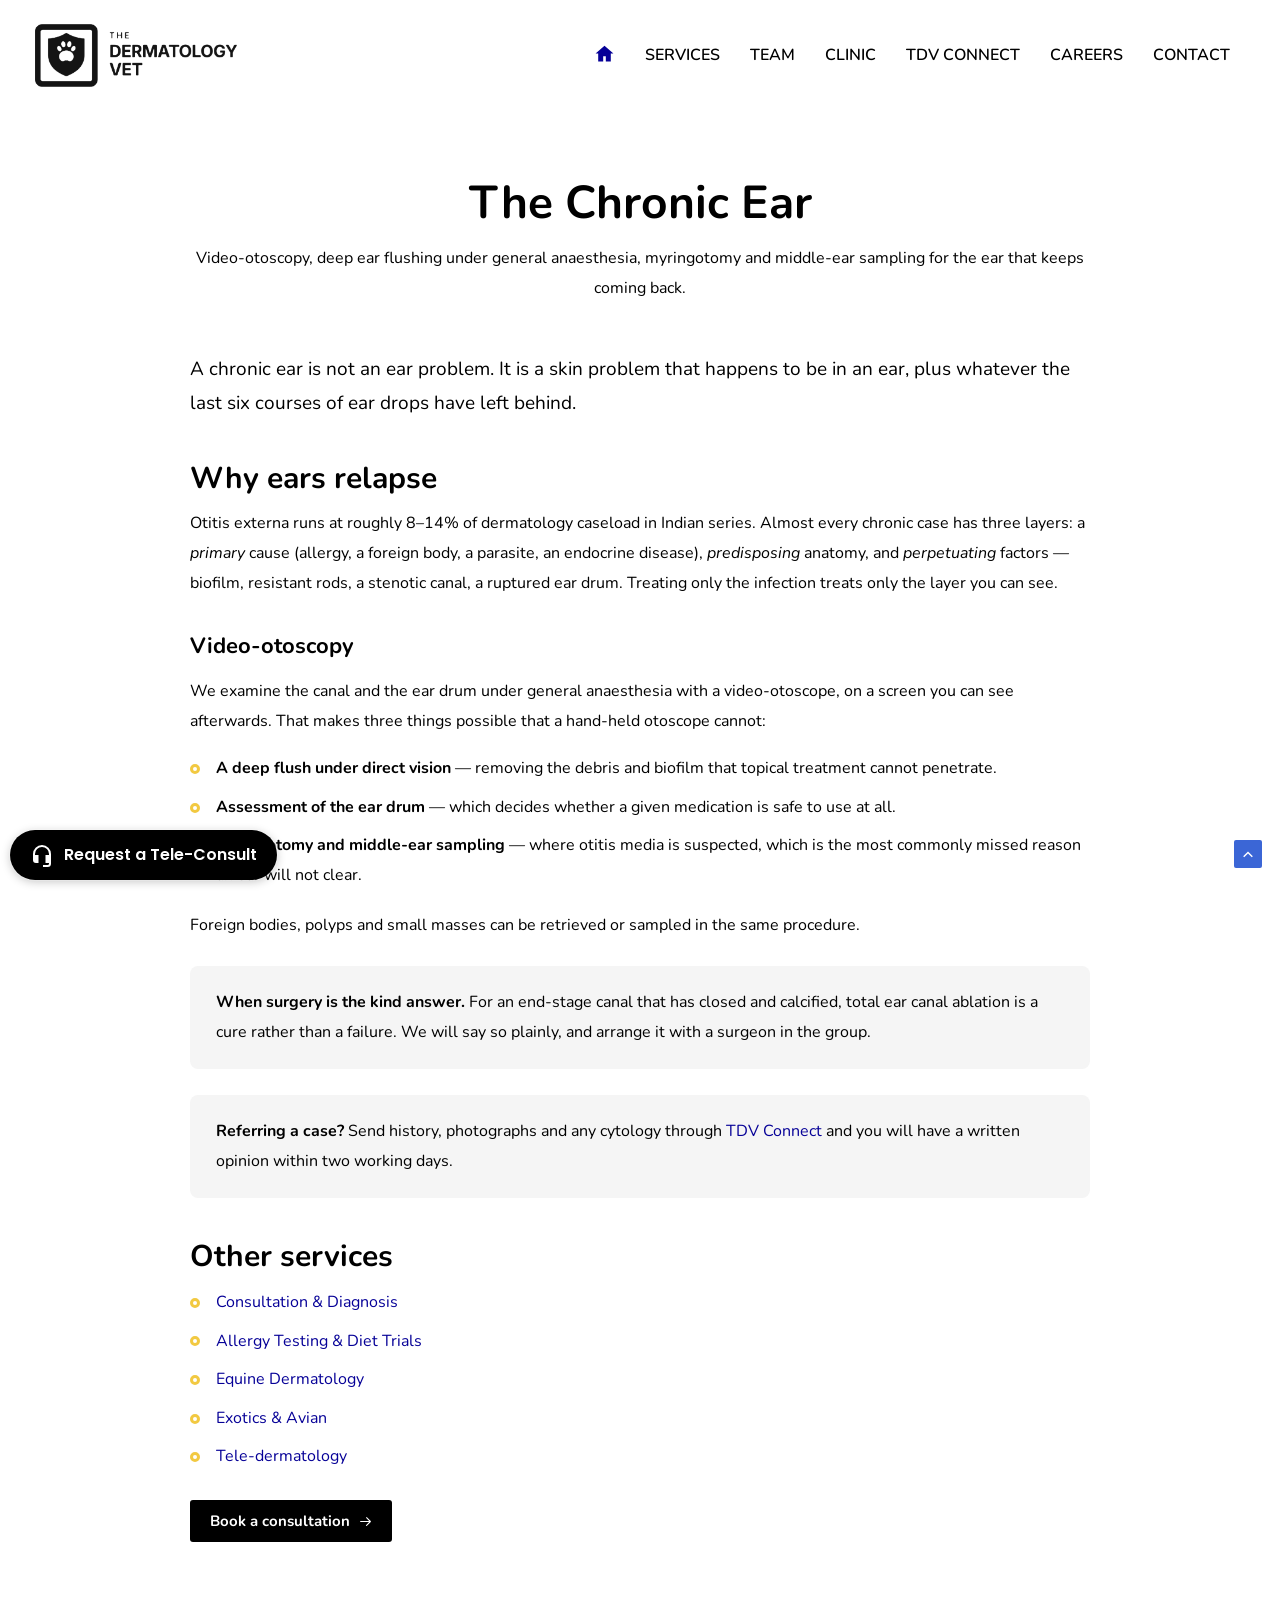
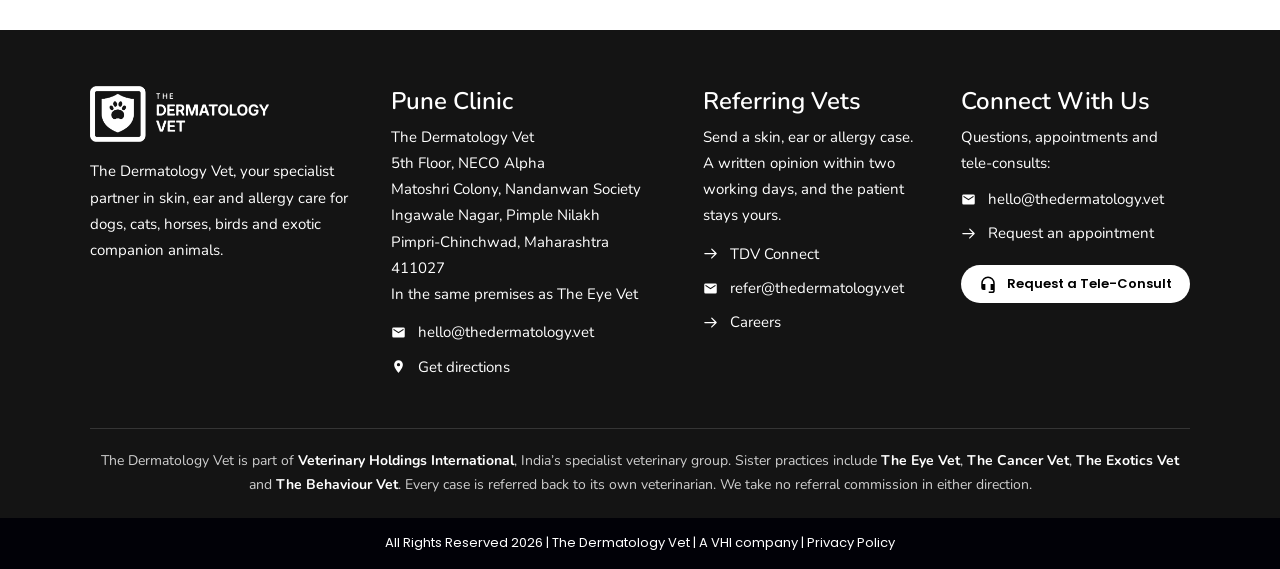
<file: service-ear.html>
<!DOCTYPE html>
<html lang="en">
<head>
<meta charset="utf-8">
<meta name="viewport" content="width=device-width, initial-scale=1">
<title>The Chronic Ear &ndash; The Dermatology Vet</title>
<meta name="description" content="Video-otoscopy, deep ear flushing under general anaesthesia, myringotomy and middle-ear sampling for the ear that keeps coming back.">
<link rel="canonical" href="https://thedermatology.vet/service-ear.html">
<meta property="og:title" content="The Chronic Ear &ndash; The Dermatology Vet">
<meta property="og:description" content="Video-otoscopy, deep ear flushing under general anaesthesia, myringotomy and middle-ear sampling for the ear that keeps coming back.">
<meta property="og:type" content="website">
<meta property="og:site_name" content="The Dermatology Vet">
<link rel="icon" href="assets/logo/favicon-32.png" sizes="32x32" type="image/png">
<link rel="icon" href="assets/logo/favicon-192.png" sizes="192x192" type="image/png">
<link rel="apple-touch-icon" href="assets/logo/apple-touch-icon.png">
<link rel="preconnect" href="https://fonts.googleapis.com">
<link rel="preconnect" href="https://fonts.gstatic.com" crossorigin>
<link href="https://fonts.googleapis.com/css2?family=Nunito:ital,wght@0,400;0,600;0,700;0,800;0,900;1,400&family=Poppins:wght@600&family=Montserrat:wght@800&display=swap" rel="stylesheet">
<link rel="stylesheet" href="assets/styles.css?v=6">
</head>
<body>
<header class="site-header" id="top">
  <div class="header-inner">
    <a class="logo" href="index.html" aria-label="The Dermatology Vet &ndash; home">
      <img src="assets/logo/tdv-logo.png" alt="The Dermatology Vet" width="202" height="63">
    </a>
    <button class="nav-toggle" aria-label="Menu" aria-expanded="false" onclick="var n=document.getElementById('nav');n.classList.toggle('open');this.setAttribute('aria-expanded',n.classList.contains('open'))">
      <span></span><span></span><span></span>
    </button>
    <nav class="nav" id="nav">
      <a class="nav-home" href="index.html" aria-label="Home"><svg viewBox="0 0 24 24"><path d="M12 3.2 1.8 12h3v9h5.7v-6h3v6h5.7v-9h3z"/></svg></a><a href="services.html">Services</a><a href="team.html">Team</a><a href="clinic.html">Clinic</a><a href="tdv-connect.html">TDV Connect</a><a href="careers.html">Careers</a><a href="contact.html">Contact</a>
    </nav>
  </div>
</header>
<section class="page-head">
  <div class="wrap"><h1>The Chronic Ear</h1><p>Video-otoscopy, deep ear flushing under general anaesthesia, myringotomy and middle-ear sampling for the ear that keeps coming back.</p></div>
</section>
<section class="section">
  <div class="wrap"><div class="prose">
<p class="lead">A chronic ear is not an ear problem. It is a skin problem that happens to be in an ear,
plus whatever the last six courses of ear drops have left behind.</p>
<h2>Why ears relapse</h2>
<p>Otitis externa runs at roughly 8&ndash;14% of dermatology caseload in Indian series. Almost every
chronic case has three layers: a <em>primary</em> cause (allergy, a foreign body, a parasite, an
endocrine disease), <em>predisposing</em> anatomy, and <em>perpetuating</em> factors &mdash; biofilm,
resistant rods, a stenotic canal, a ruptured ear drum. Treating only the infection treats only the
layer you can see.</p>
<h3>Video-otoscopy</h3>
<p>We examine the canal and the ear drum under general anaesthesia with a video-otoscope, on a screen
you can see afterwards. That makes three things possible that a hand-held otoscope cannot:</p>
<ul>
  <li><strong>A deep flush under direct vision</strong> &mdash; removing the debris and biofilm that
      topical treatment cannot penetrate.</li>
  <li><strong>Assessment of the ear drum</strong> &mdash; which decides whether a given medication is
      safe to use at all.</li>
  <li><strong>Myringotomy and middle-ear sampling</strong> &mdash; where otitis media is suspected,
      which is the most commonly missed reason an ear will not clear.</li>
</ul>
<p>Foreign bodies, polyps and small masses can be retrieved or sampled in the same procedure.</p>
<div class="callout"><p><strong>When surgery is the kind answer.</strong> For an end-stage canal that
has closed and calcified, total ear canal ablation is a cure rather than a failure. We will say so
plainly, and arrange it with a surgeon in the group.</p></div>

    <div class="callout"><p><strong>Referring a case?</strong> Send history, photographs and any
    cytology through <a href="tdv-connect.html">TDV Connect</a> and you will have a written opinion
    within two working days.</p></div>
    <h2>Other services</h2><ul><li><a href="service-consultation.html">Consultation &amp; Diagnosis</a></li><li><a href="service-allergy.html">Allergy Testing &amp; Diet Trials</a></li><li><a href="service-equine.html">Equine Dermatology</a></li><li><a href="service-exotics.html">Exotics &amp; Avian</a></li><li><a href="service-teleconsult.html">Tele-dermatology</a></li></ul>
    <p style="margin-top:28px"><a class="btn" href="contact.html">Book a consultation <svg viewBox="0 0 24 24"><path d="M13.3 4.3a1 1 0 0 1 1.4 0l7 7a1 1 0 0 1 0 1.4l-7 7a1 1 0 1 1-1.4-1.4l5.3-5.3H3a1 1 0 1 1 0-2h15.6l-5.3-5.3a1 1 0 0 1 0-1.4z"/></svg></a></p>
  </div></div>
</section>

<footer class="site-footer">
  <div class="wrap">
    <div class="footer-grid">
      <div>
        <div class="footer-logo">
          <img src="assets/logo/tdv-logo-reversed.png" alt="The Dermatology Vet" width="180" height="56">
        </div>
        <p>The Dermatology Vet, your specialist partner in skin, ear and allergy care for dogs, cats,
        horses, birds and exotic companion animals.</p>
      </div>
      <div>
        <h3>Pune Clinic</h3>
        <p>The Dermatology Vet<br>5th Floor, NECO Alpha<br>Matoshri Colony, Nandanwan Society<br>Ingawale Nagar, Pimple Nilakh<br>Pimpri-Chinchwad, Maharashtra 411027<br>In the same premises as The Eye Vet</p>
        <ul class="f-icons">
          <li><svg viewBox="0 0 24 24"><path d="M20 4H4a2 2 0 0 0-2 2v12a2 2 0 0 0 2 2h16a2 2 0 0 0 2-2V6a2 2 0 0 0-2-2zm0 4-8 5-8-5V6l8 5 8-5z"/></svg><a href="mailto:hello@thedermatology.vet">hello@thedermatology.vet</a></li>
          <li><svg viewBox="0 0 24 24"><path d="M12 2a7 7 0 0 0-7 7c0 5.3 7 13 7 13s7-7.7 7-13a7 7 0 0 0-7-7zm0 9.6A2.6 2.6 0 1 1 12 6.4a2.6 2.6 0 0 1 0 5.2z"/></svg><a href="https://www.google.com/maps/search/?api=1&amp;query=The+Eye+Vet+NECO+Alpha+Pimple+Nilakh+Pune" target="_blank" rel="noopener">Get directions</a></li>
        </ul>
      </div>
      <div>
        <h3>Referring Vets</h3>
        <p>Send a skin, ear or allergy case. A written opinion within two working days, and the
        patient stays yours.</p>
        <ul class="f-icons">
          <li><svg viewBox="0 0 24 24"><path d="M13.3 4.3a1 1 0 0 1 1.4 0l7 7a1 1 0 0 1 0 1.4l-7 7a1 1 0 1 1-1.4-1.4l5.3-5.3H3a1 1 0 1 1 0-2h15.6l-5.3-5.3a1 1 0 0 1 0-1.4z"/></svg><a href="tdv-connect.html">TDV Connect</a></li>
          <li><svg viewBox="0 0 24 24"><path d="M20 4H4a2 2 0 0 0-2 2v12a2 2 0 0 0 2 2h16a2 2 0 0 0 2-2V6a2 2 0 0 0-2-2zm0 4-8 5-8-5V6l8 5 8-5z"/></svg><a href="mailto:refer@thedermatology.vet">refer@thedermatology.vet</a></li>
          <li><svg viewBox="0 0 24 24"><path d="M13.3 4.3a1 1 0 0 1 1.4 0l7 7a1 1 0 0 1 0 1.4l-7 7a1 1 0 1 1-1.4-1.4l5.3-5.3H3a1 1 0 1 1 0-2h15.6l-5.3-5.3a1 1 0 0 1 0-1.4z"/></svg><a href="careers.html">Careers</a></li>
        </ul>
      </div>
      <div>
        <h3>Connect With Us</h3>
        <p>Questions, appointments and tele-consults:</p>
        <ul class="f-icons f-connect">
          <li><svg viewBox="0 0 24 24"><path d="M20 4H4a2 2 0 0 0-2 2v12a2 2 0 0 0 2 2h16a2 2 0 0 0 2-2V6a2 2 0 0 0-2-2zm0 4-8 5-8-5V6l8 5 8-5z"/></svg><a href="mailto:hello@thedermatology.vet">hello@thedermatology.vet</a></li>
          <li><svg viewBox="0 0 24 24"><path d="M13.3 4.3a1 1 0 0 1 1.4 0l7 7a1 1 0 0 1 0 1.4l-7 7a1 1 0 1 1-1.4-1.4l5.3-5.3H3a1 1 0 1 1 0-2h15.6l-5.3-5.3a1 1 0 0 1 0-1.4z"/></svg><a href="contact.html">Request an appointment</a></li>
        </ul>
        <a class="pill" href="contact.html#teleconsult"><svg viewBox="0 0 24 24"><path d="M12 2a9 9 0 0 0-9 9v6a3 3 0 0 0 3 3h2.5v-8H5v-1a7 7 0 0 1 14 0v1h-3.5v8H19v.5a1.5 1.5 0 0 1-1.5 1.5H13v2h4.5a3.5 3.5 0 0 0 3.5-3.5V11a9 9 0 0 0-9-9z"/></svg> Request a Tele-Consult</a>
      </div>
    </div>
    <div class="group-note">
      The Dermatology Vet is part of <a href="https://vhi.vet" target="_blank" rel="noopener">Veterinary Holdings International</a>,
      India&rsquo;s specialist veterinary group. Sister practices include
      <a href="https://theeye.vet" target="_blank" rel="noopener">The Eye Vet</a>,
      <a href="https://thecancer.vet" target="_blank" rel="noopener">The Cancer Vet</a>,
      <a href="https://theexotics.vet" target="_blank" rel="noopener">The Exotics Vet</a> and
      <a href="https://thebehaviour.vet" target="_blank" rel="noopener">The Behaviour Vet</a>.
      Every case is referred back to its own veterinarian. We take no referral commission in either direction.
    </div>
  </div>
  <div class="footer-bar">All Rights Reserved 2026 | The Dermatology Vet | A VHI company | <a href="privacy-policy.html">Privacy Policy</a></div>
</footer>

<a class="tele-tab" href="contact.html#teleconsult"><svg viewBox="0 0 24 24"><path d="M12 2a9 9 0 0 0-9 9v6a3 3 0 0 0 3 3h2.5v-8H5v-1a7 7 0 0 1 14 0v1h-3.5v8H19v.5a1.5 1.5 0 0 1-1.5 1.5H13v2h4.5a3.5 3.5 0 0 0 3.5-3.5V11a9 9 0 0 0-9-9z"/></svg> <span><span class="tt-long">Request a </span>Tele-Consult</span></a>
<a class="to-top" href="#top" aria-label="Back to top"><svg viewBox="0 0 24 24"><path d="M12 7.6 3.7 15.9l1.8 1.8L12 11.2l6.5 6.5 1.8-1.8z"/></svg></a>
<script src="assets/forms.js?v=6" defer></script>
</body>
</html>
</file>
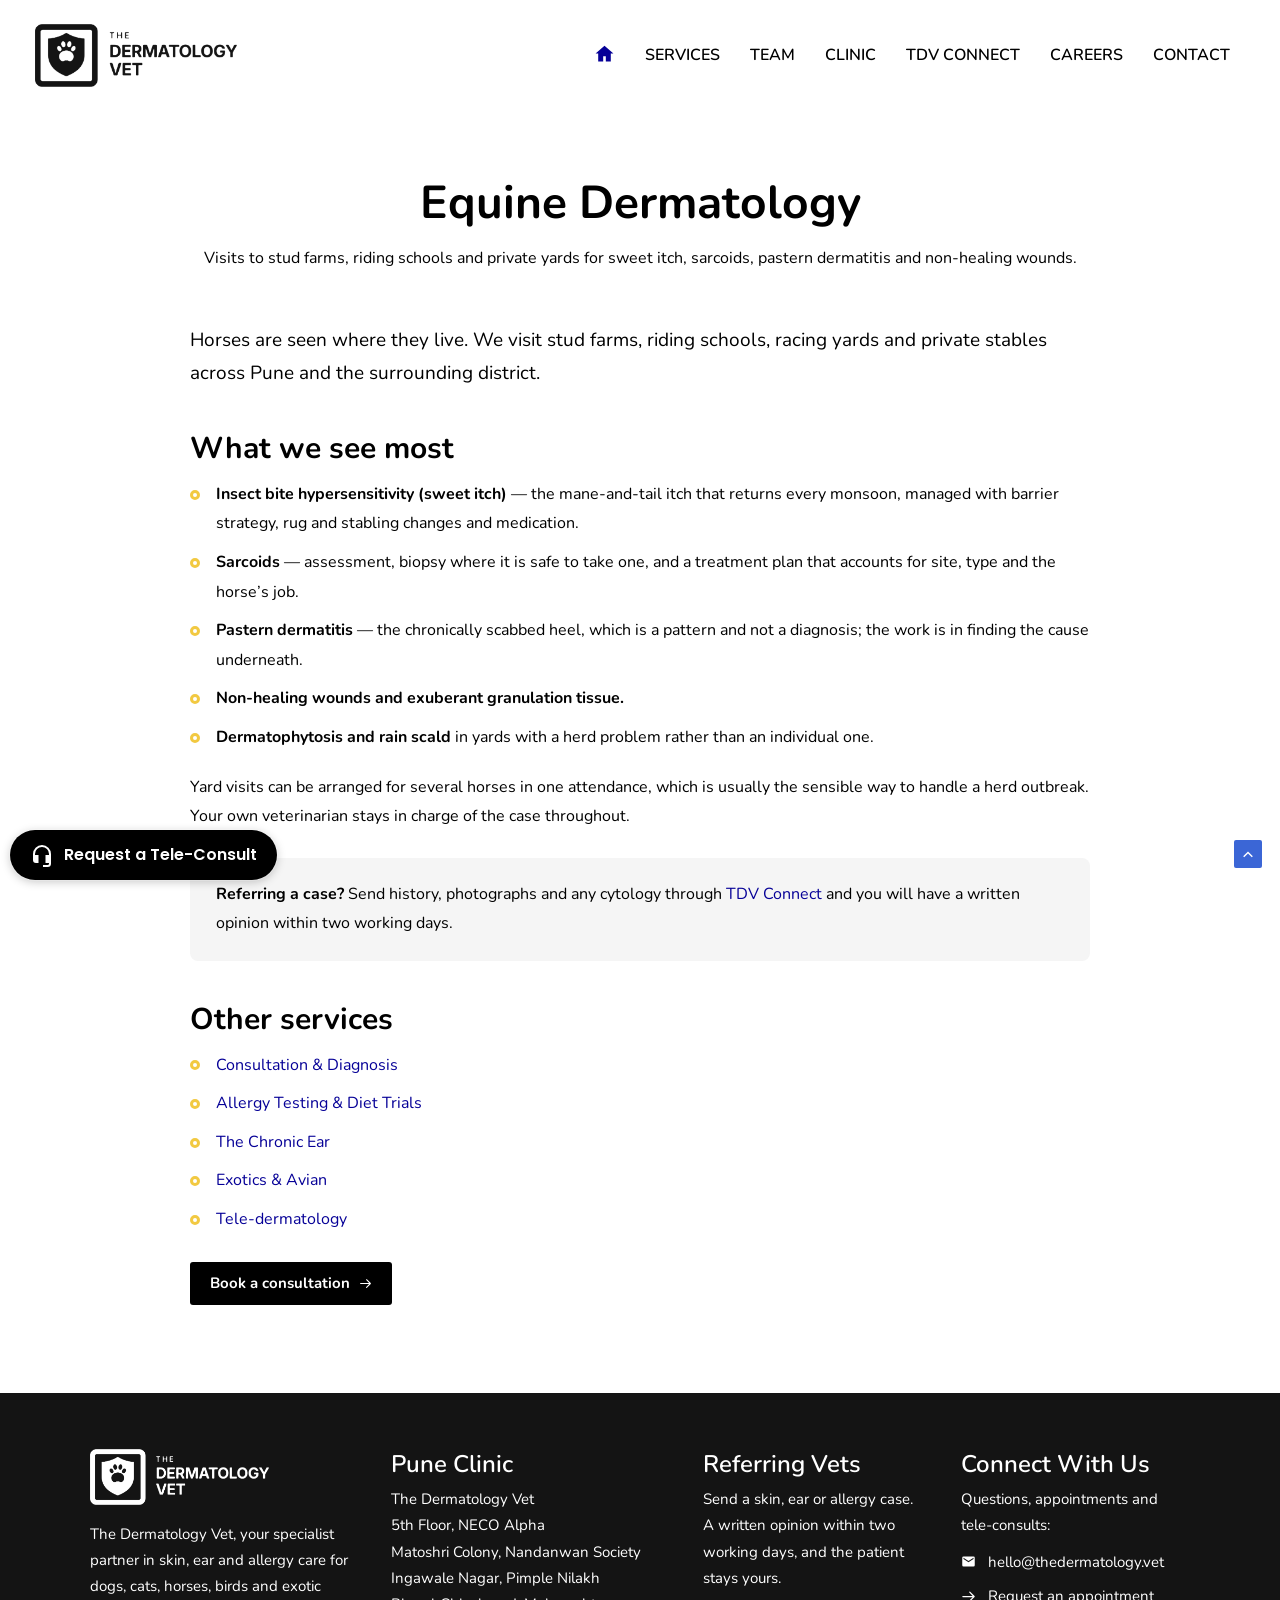
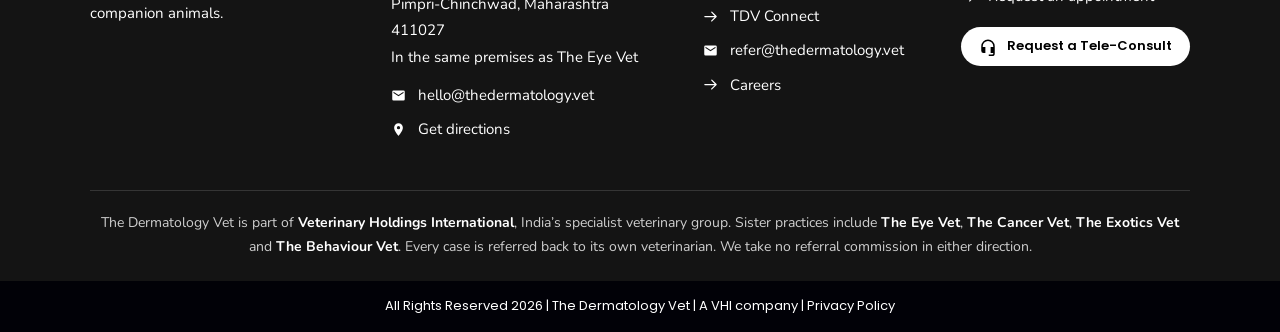
<file: service-equine.html>
<!DOCTYPE html>
<html lang="en">
<head>
<meta charset="utf-8">
<meta name="viewport" content="width=device-width, initial-scale=1">
<title>Equine Dermatology &ndash; The Dermatology Vet</title>
<meta name="description" content="Visits to stud farms, riding schools and private yards for sweet itch, sarcoids, pastern dermatitis and non-healing wounds.">
<link rel="canonical" href="https://thedermatology.vet/service-equine.html">
<meta property="og:title" content="Equine Dermatology &ndash; The Dermatology Vet">
<meta property="og:description" content="Visits to stud farms, riding schools and private yards for sweet itch, sarcoids, pastern dermatitis and non-healing wounds.">
<meta property="og:type" content="website">
<meta property="og:site_name" content="The Dermatology Vet">
<link rel="icon" href="assets/logo/favicon-32.png" sizes="32x32" type="image/png">
<link rel="icon" href="assets/logo/favicon-192.png" sizes="192x192" type="image/png">
<link rel="apple-touch-icon" href="assets/logo/apple-touch-icon.png">
<link rel="preconnect" href="https://fonts.googleapis.com">
<link rel="preconnect" href="https://fonts.gstatic.com" crossorigin>
<link href="https://fonts.googleapis.com/css2?family=Nunito:ital,wght@0,400;0,600;0,700;0,800;0,900;1,400&family=Poppins:wght@600&family=Montserrat:wght@800&display=swap" rel="stylesheet">
<link rel="stylesheet" href="assets/styles.css?v=6">
</head>
<body>
<header class="site-header" id="top">
  <div class="header-inner">
    <a class="logo" href="index.html" aria-label="The Dermatology Vet &ndash; home">
      <img src="assets/logo/tdv-logo.png" alt="The Dermatology Vet" width="202" height="63">
    </a>
    <button class="nav-toggle" aria-label="Menu" aria-expanded="false" onclick="var n=document.getElementById('nav');n.classList.toggle('open');this.setAttribute('aria-expanded',n.classList.contains('open'))">
      <span></span><span></span><span></span>
    </button>
    <nav class="nav" id="nav">
      <a class="nav-home" href="index.html" aria-label="Home"><svg viewBox="0 0 24 24"><path d="M12 3.2 1.8 12h3v9h5.7v-6h3v6h5.7v-9h3z"/></svg></a><a href="services.html">Services</a><a href="team.html">Team</a><a href="clinic.html">Clinic</a><a href="tdv-connect.html">TDV Connect</a><a href="careers.html">Careers</a><a href="contact.html">Contact</a>
    </nav>
  </div>
</header>
<section class="page-head">
  <div class="wrap"><h1>Equine Dermatology</h1><p>Visits to stud farms, riding schools and private yards for sweet itch, sarcoids, pastern dermatitis and non-healing wounds.</p></div>
</section>
<section class="section">
  <div class="wrap"><div class="prose">
<p class="lead">Horses are seen where they live. We visit stud farms, riding schools, racing yards and
private stables across Pune and the surrounding district.</p>
<h2>What we see most</h2>
<ul>
  <li><strong>Insect bite hypersensitivity (sweet itch)</strong> &mdash; the mane-and-tail itch that
      returns every monsoon, managed with barrier strategy, rug and stabling changes and medication.</li>
  <li><strong>Sarcoids</strong> &mdash; assessment, biopsy where it is safe to take one, and a treatment
      plan that accounts for site, type and the horse&rsquo;s job.</li>
  <li><strong>Pastern dermatitis</strong> &mdash; the chronically scabbed heel, which is a pattern and
      not a diagnosis; the work is in finding the cause underneath.</li>
  <li><strong>Non-healing wounds and exuberant granulation tissue.</strong></li>
  <li><strong>Dermatophytosis and rain scald</strong> in yards with a herd problem rather than an
      individual one.</li>
</ul>
<p>Yard visits can be arranged for several horses in one attendance, which is usually the sensible way
to handle a herd outbreak. Your own veterinarian stays in charge of the case throughout.</p>

    <div class="callout"><p><strong>Referring a case?</strong> Send history, photographs and any
    cytology through <a href="tdv-connect.html">TDV Connect</a> and you will have a written opinion
    within two working days.</p></div>
    <h2>Other services</h2><ul><li><a href="service-consultation.html">Consultation &amp; Diagnosis</a></li><li><a href="service-allergy.html">Allergy Testing &amp; Diet Trials</a></li><li><a href="service-ear.html">The Chronic Ear</a></li><li><a href="service-exotics.html">Exotics &amp; Avian</a></li><li><a href="service-teleconsult.html">Tele-dermatology</a></li></ul>
    <p style="margin-top:28px"><a class="btn" href="contact.html">Book a consultation <svg viewBox="0 0 24 24"><path d="M13.3 4.3a1 1 0 0 1 1.4 0l7 7a1 1 0 0 1 0 1.4l-7 7a1 1 0 1 1-1.4-1.4l5.3-5.3H3a1 1 0 1 1 0-2h15.6l-5.3-5.3a1 1 0 0 1 0-1.4z"/></svg></a></p>
  </div></div>
</section>

<footer class="site-footer">
  <div class="wrap">
    <div class="footer-grid">
      <div>
        <div class="footer-logo">
          <img src="assets/logo/tdv-logo-reversed.png" alt="The Dermatology Vet" width="180" height="56">
        </div>
        <p>The Dermatology Vet, your specialist partner in skin, ear and allergy care for dogs, cats,
        horses, birds and exotic companion animals.</p>
      </div>
      <div>
        <h3>Pune Clinic</h3>
        <p>The Dermatology Vet<br>5th Floor, NECO Alpha<br>Matoshri Colony, Nandanwan Society<br>Ingawale Nagar, Pimple Nilakh<br>Pimpri-Chinchwad, Maharashtra 411027<br>In the same premises as The Eye Vet</p>
        <ul class="f-icons">
          <li><svg viewBox="0 0 24 24"><path d="M20 4H4a2 2 0 0 0-2 2v12a2 2 0 0 0 2 2h16a2 2 0 0 0 2-2V6a2 2 0 0 0-2-2zm0 4-8 5-8-5V6l8 5 8-5z"/></svg><a href="mailto:hello@thedermatology.vet">hello@thedermatology.vet</a></li>
          <li><svg viewBox="0 0 24 24"><path d="M12 2a7 7 0 0 0-7 7c0 5.3 7 13 7 13s7-7.7 7-13a7 7 0 0 0-7-7zm0 9.6A2.6 2.6 0 1 1 12 6.4a2.6 2.6 0 0 1 0 5.2z"/></svg><a href="https://www.google.com/maps/search/?api=1&amp;query=The+Eye+Vet+NECO+Alpha+Pimple+Nilakh+Pune" target="_blank" rel="noopener">Get directions</a></li>
        </ul>
      </div>
      <div>
        <h3>Referring Vets</h3>
        <p>Send a skin, ear or allergy case. A written opinion within two working days, and the
        patient stays yours.</p>
        <ul class="f-icons">
          <li><svg viewBox="0 0 24 24"><path d="M13.3 4.3a1 1 0 0 1 1.4 0l7 7a1 1 0 0 1 0 1.4l-7 7a1 1 0 1 1-1.4-1.4l5.3-5.3H3a1 1 0 1 1 0-2h15.6l-5.3-5.3a1 1 0 0 1 0-1.4z"/></svg><a href="tdv-connect.html">TDV Connect</a></li>
          <li><svg viewBox="0 0 24 24"><path d="M20 4H4a2 2 0 0 0-2 2v12a2 2 0 0 0 2 2h16a2 2 0 0 0 2-2V6a2 2 0 0 0-2-2zm0 4-8 5-8-5V6l8 5 8-5z"/></svg><a href="mailto:refer@thedermatology.vet">refer@thedermatology.vet</a></li>
          <li><svg viewBox="0 0 24 24"><path d="M13.3 4.3a1 1 0 0 1 1.4 0l7 7a1 1 0 0 1 0 1.4l-7 7a1 1 0 1 1-1.4-1.4l5.3-5.3H3a1 1 0 1 1 0-2h15.6l-5.3-5.3a1 1 0 0 1 0-1.4z"/></svg><a href="careers.html">Careers</a></li>
        </ul>
      </div>
      <div>
        <h3>Connect With Us</h3>
        <p>Questions, appointments and tele-consults:</p>
        <ul class="f-icons f-connect">
          <li><svg viewBox="0 0 24 24"><path d="M20 4H4a2 2 0 0 0-2 2v12a2 2 0 0 0 2 2h16a2 2 0 0 0 2-2V6a2 2 0 0 0-2-2zm0 4-8 5-8-5V6l8 5 8-5z"/></svg><a href="mailto:hello@thedermatology.vet">hello@thedermatology.vet</a></li>
          <li><svg viewBox="0 0 24 24"><path d="M13.3 4.3a1 1 0 0 1 1.4 0l7 7a1 1 0 0 1 0 1.4l-7 7a1 1 0 1 1-1.4-1.4l5.3-5.3H3a1 1 0 1 1 0-2h15.6l-5.3-5.3a1 1 0 0 1 0-1.4z"/></svg><a href="contact.html">Request an appointment</a></li>
        </ul>
        <a class="pill" href="contact.html#teleconsult"><svg viewBox="0 0 24 24"><path d="M12 2a9 9 0 0 0-9 9v6a3 3 0 0 0 3 3h2.5v-8H5v-1a7 7 0 0 1 14 0v1h-3.5v8H19v.5a1.5 1.5 0 0 1-1.5 1.5H13v2h4.5a3.5 3.5 0 0 0 3.5-3.5V11a9 9 0 0 0-9-9z"/></svg> Request a Tele-Consult</a>
      </div>
    </div>
    <div class="group-note">
      The Dermatology Vet is part of <a href="https://vhi.vet" target="_blank" rel="noopener">Veterinary Holdings International</a>,
      India&rsquo;s specialist veterinary group. Sister practices include
      <a href="https://theeye.vet" target="_blank" rel="noopener">The Eye Vet</a>,
      <a href="https://thecancer.vet" target="_blank" rel="noopener">The Cancer Vet</a>,
      <a href="https://theexotics.vet" target="_blank" rel="noopener">The Exotics Vet</a> and
      <a href="https://thebehaviour.vet" target="_blank" rel="noopener">The Behaviour Vet</a>.
      Every case is referred back to its own veterinarian. We take no referral commission in either direction.
    </div>
  </div>
  <div class="footer-bar">All Rights Reserved 2026 | The Dermatology Vet | A VHI company | <a href="privacy-policy.html">Privacy Policy</a></div>
</footer>

<a class="tele-tab" href="contact.html#teleconsult"><svg viewBox="0 0 24 24"><path d="M12 2a9 9 0 0 0-9 9v6a3 3 0 0 0 3 3h2.5v-8H5v-1a7 7 0 0 1 14 0v1h-3.5v8H19v.5a1.5 1.5 0 0 1-1.5 1.5H13v2h4.5a3.5 3.5 0 0 0 3.5-3.5V11a9 9 0 0 0-9-9z"/></svg> <span><span class="tt-long">Request a </span>Tele-Consult</span></a>
<a class="to-top" href="#top" aria-label="Back to top"><svg viewBox="0 0 24 24"><path d="M12 7.6 3.7 15.9l1.8 1.8L12 11.2l6.5 6.5 1.8-1.8z"/></svg></a>
<script src="assets/forms.js?v=6" defer></script>
</body>
</html>
</file>
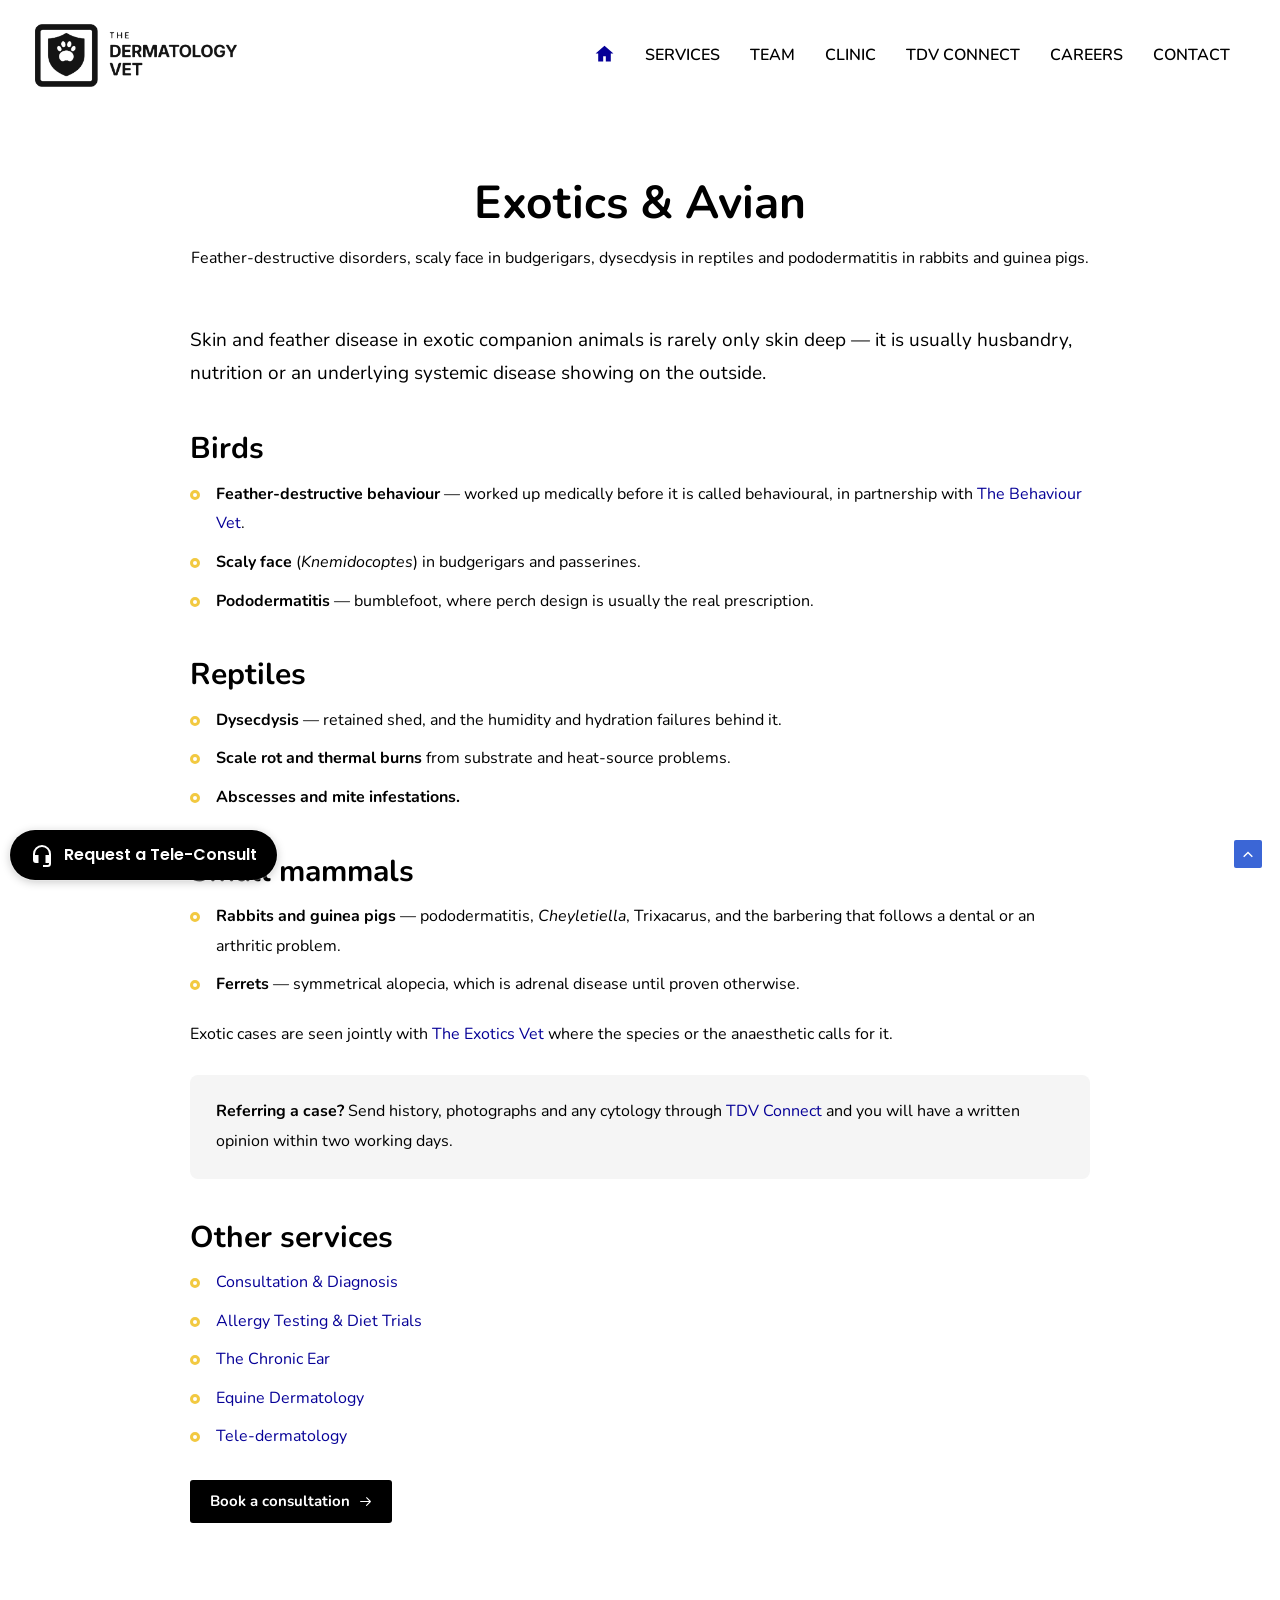
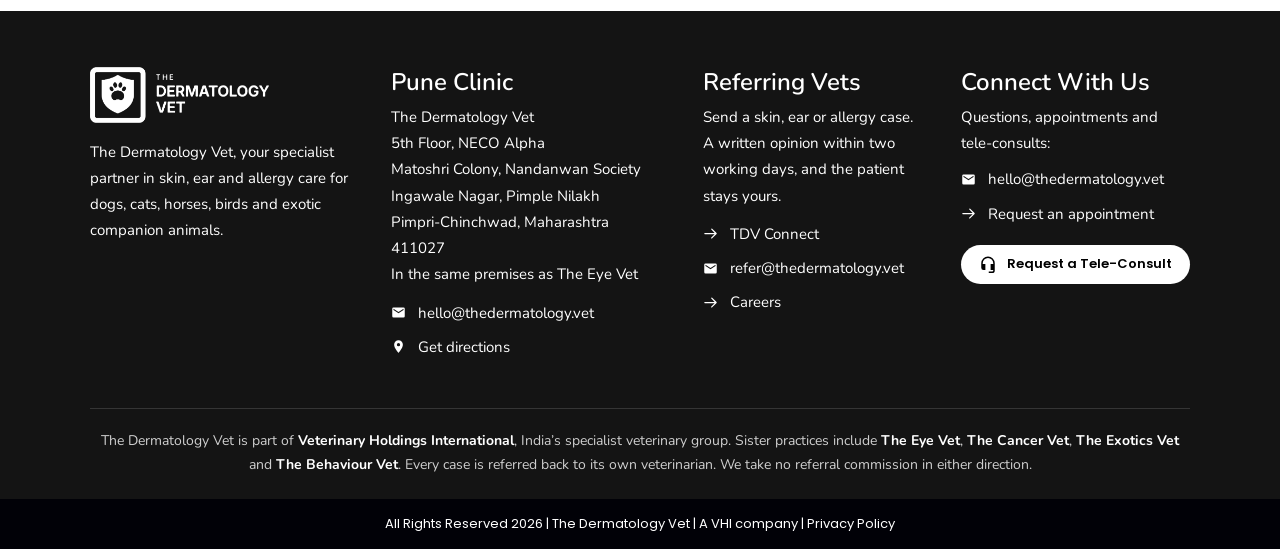
<file: service-exotics.html>
<!DOCTYPE html>
<html lang="en">
<head>
<meta charset="utf-8">
<meta name="viewport" content="width=device-width, initial-scale=1">
<title>Exotics &amp; Avian &ndash; The Dermatology Vet</title>
<meta name="description" content="Feather-destructive disorders, scaly face in budgerigars, dysecdysis in reptiles and pododermatitis in rabbits and guinea pigs.">
<link rel="canonical" href="https://thedermatology.vet/service-exotics.html">
<meta property="og:title" content="Exotics &amp; Avian &ndash; The Dermatology Vet">
<meta property="og:description" content="Feather-destructive disorders, scaly face in budgerigars, dysecdysis in reptiles and pododermatitis in rabbits and guinea pigs.">
<meta property="og:type" content="website">
<meta property="og:site_name" content="The Dermatology Vet">
<link rel="icon" href="assets/logo/favicon-32.png" sizes="32x32" type="image/png">
<link rel="icon" href="assets/logo/favicon-192.png" sizes="192x192" type="image/png">
<link rel="apple-touch-icon" href="assets/logo/apple-touch-icon.png">
<link rel="preconnect" href="https://fonts.googleapis.com">
<link rel="preconnect" href="https://fonts.gstatic.com" crossorigin>
<link href="https://fonts.googleapis.com/css2?family=Nunito:ital,wght@0,400;0,600;0,700;0,800;0,900;1,400&family=Poppins:wght@600&family=Montserrat:wght@800&display=swap" rel="stylesheet">
<link rel="stylesheet" href="assets/styles.css?v=6">
</head>
<body>
<header class="site-header" id="top">
  <div class="header-inner">
    <a class="logo" href="index.html" aria-label="The Dermatology Vet &ndash; home">
      <img src="assets/logo/tdv-logo.png" alt="The Dermatology Vet" width="202" height="63">
    </a>
    <button class="nav-toggle" aria-label="Menu" aria-expanded="false" onclick="var n=document.getElementById('nav');n.classList.toggle('open');this.setAttribute('aria-expanded',n.classList.contains('open'))">
      <span></span><span></span><span></span>
    </button>
    <nav class="nav" id="nav">
      <a class="nav-home" href="index.html" aria-label="Home"><svg viewBox="0 0 24 24"><path d="M12 3.2 1.8 12h3v9h5.7v-6h3v6h5.7v-9h3z"/></svg></a><a href="services.html">Services</a><a href="team.html">Team</a><a href="clinic.html">Clinic</a><a href="tdv-connect.html">TDV Connect</a><a href="careers.html">Careers</a><a href="contact.html">Contact</a>
    </nav>
  </div>
</header>
<section class="page-head">
  <div class="wrap"><h1>Exotics &amp; Avian</h1><p>Feather-destructive disorders, scaly face in budgerigars, dysecdysis in reptiles and pododermatitis in rabbits and guinea pigs.</p></div>
</section>
<section class="section">
  <div class="wrap"><div class="prose">
<p class="lead">Skin and feather disease in exotic companion animals is rarely only skin deep &mdash; it
is usually husbandry, nutrition or an underlying systemic disease showing on the outside.</p>
<h2>Birds</h2>
<ul>
  <li><strong>Feather-destructive behaviour</strong> &mdash; worked up medically before it is called
      behavioural, in partnership with <a href="https://thebehaviour.vet" target="_blank" rel="noopener">The Behaviour Vet</a>.</li>
  <li><strong>Scaly face</strong> (<em>Knemidocoptes</em>) in budgerigars and passerines.</li>
  <li><strong>Pododermatitis</strong> &mdash; bumblefoot, where perch design is usually the real
      prescription.</li>
</ul>
<h2>Reptiles</h2>
<ul>
  <li><strong>Dysecdysis</strong> &mdash; retained shed, and the humidity and hydration failures behind it.</li>
  <li><strong>Scale rot and thermal burns</strong> from substrate and heat-source problems.</li>
  <li><strong>Abscesses and mite infestations.</strong></li>
</ul>
<h2>Small mammals</h2>
<ul>
  <li><strong>Rabbits and guinea pigs</strong> &mdash; pododermatitis, <em>Cheyletiella</em>, Trixacarus,
      and the barbering that follows a dental or an arthritic problem.</li>
  <li><strong>Ferrets</strong> &mdash; symmetrical alopecia, which is adrenal disease until proven otherwise.</li>
</ul>
<p>Exotic cases are seen jointly with <a href="https://theexotics.vet" target="_blank" rel="noopener">The Exotics Vet</a>
where the species or the anaesthetic calls for it.</p>

    <div class="callout"><p><strong>Referring a case?</strong> Send history, photographs and any
    cytology through <a href="tdv-connect.html">TDV Connect</a> and you will have a written opinion
    within two working days.</p></div>
    <h2>Other services</h2><ul><li><a href="service-consultation.html">Consultation &amp; Diagnosis</a></li><li><a href="service-allergy.html">Allergy Testing &amp; Diet Trials</a></li><li><a href="service-ear.html">The Chronic Ear</a></li><li><a href="service-equine.html">Equine Dermatology</a></li><li><a href="service-teleconsult.html">Tele-dermatology</a></li></ul>
    <p style="margin-top:28px"><a class="btn" href="contact.html">Book a consultation <svg viewBox="0 0 24 24"><path d="M13.3 4.3a1 1 0 0 1 1.4 0l7 7a1 1 0 0 1 0 1.4l-7 7a1 1 0 1 1-1.4-1.4l5.3-5.3H3a1 1 0 1 1 0-2h15.6l-5.3-5.3a1 1 0 0 1 0-1.4z"/></svg></a></p>
  </div></div>
</section>

<footer class="site-footer">
  <div class="wrap">
    <div class="footer-grid">
      <div>
        <div class="footer-logo">
          <img src="assets/logo/tdv-logo-reversed.png" alt="The Dermatology Vet" width="180" height="56">
        </div>
        <p>The Dermatology Vet, your specialist partner in skin, ear and allergy care for dogs, cats,
        horses, birds and exotic companion animals.</p>
      </div>
      <div>
        <h3>Pune Clinic</h3>
        <p>The Dermatology Vet<br>5th Floor, NECO Alpha<br>Matoshri Colony, Nandanwan Society<br>Ingawale Nagar, Pimple Nilakh<br>Pimpri-Chinchwad, Maharashtra 411027<br>In the same premises as The Eye Vet</p>
        <ul class="f-icons">
          <li><svg viewBox="0 0 24 24"><path d="M20 4H4a2 2 0 0 0-2 2v12a2 2 0 0 0 2 2h16a2 2 0 0 0 2-2V6a2 2 0 0 0-2-2zm0 4-8 5-8-5V6l8 5 8-5z"/></svg><a href="mailto:hello@thedermatology.vet">hello@thedermatology.vet</a></li>
          <li><svg viewBox="0 0 24 24"><path d="M12 2a7 7 0 0 0-7 7c0 5.3 7 13 7 13s7-7.7 7-13a7 7 0 0 0-7-7zm0 9.6A2.6 2.6 0 1 1 12 6.4a2.6 2.6 0 0 1 0 5.2z"/></svg><a href="https://www.google.com/maps/search/?api=1&amp;query=The+Eye+Vet+NECO+Alpha+Pimple+Nilakh+Pune" target="_blank" rel="noopener">Get directions</a></li>
        </ul>
      </div>
      <div>
        <h3>Referring Vets</h3>
        <p>Send a skin, ear or allergy case. A written opinion within two working days, and the
        patient stays yours.</p>
        <ul class="f-icons">
          <li><svg viewBox="0 0 24 24"><path d="M13.3 4.3a1 1 0 0 1 1.4 0l7 7a1 1 0 0 1 0 1.4l-7 7a1 1 0 1 1-1.4-1.4l5.3-5.3H3a1 1 0 1 1 0-2h15.6l-5.3-5.3a1 1 0 0 1 0-1.4z"/></svg><a href="tdv-connect.html">TDV Connect</a></li>
          <li><svg viewBox="0 0 24 24"><path d="M20 4H4a2 2 0 0 0-2 2v12a2 2 0 0 0 2 2h16a2 2 0 0 0 2-2V6a2 2 0 0 0-2-2zm0 4-8 5-8-5V6l8 5 8-5z"/></svg><a href="mailto:refer@thedermatology.vet">refer@thedermatology.vet</a></li>
          <li><svg viewBox="0 0 24 24"><path d="M13.3 4.3a1 1 0 0 1 1.4 0l7 7a1 1 0 0 1 0 1.4l-7 7a1 1 0 1 1-1.4-1.4l5.3-5.3H3a1 1 0 1 1 0-2h15.6l-5.3-5.3a1 1 0 0 1 0-1.4z"/></svg><a href="careers.html">Careers</a></li>
        </ul>
      </div>
      <div>
        <h3>Connect With Us</h3>
        <p>Questions, appointments and tele-consults:</p>
        <ul class="f-icons f-connect">
          <li><svg viewBox="0 0 24 24"><path d="M20 4H4a2 2 0 0 0-2 2v12a2 2 0 0 0 2 2h16a2 2 0 0 0 2-2V6a2 2 0 0 0-2-2zm0 4-8 5-8-5V6l8 5 8-5z"/></svg><a href="mailto:hello@thedermatology.vet">hello@thedermatology.vet</a></li>
          <li><svg viewBox="0 0 24 24"><path d="M13.3 4.3a1 1 0 0 1 1.4 0l7 7a1 1 0 0 1 0 1.4l-7 7a1 1 0 1 1-1.4-1.4l5.3-5.3H3a1 1 0 1 1 0-2h15.6l-5.3-5.3a1 1 0 0 1 0-1.4z"/></svg><a href="contact.html">Request an appointment</a></li>
        </ul>
        <a class="pill" href="contact.html#teleconsult"><svg viewBox="0 0 24 24"><path d="M12 2a9 9 0 0 0-9 9v6a3 3 0 0 0 3 3h2.5v-8H5v-1a7 7 0 0 1 14 0v1h-3.5v8H19v.5a1.5 1.5 0 0 1-1.5 1.5H13v2h4.5a3.5 3.5 0 0 0 3.5-3.5V11a9 9 0 0 0-9-9z"/></svg> Request a Tele-Consult</a>
      </div>
    </div>
    <div class="group-note">
      The Dermatology Vet is part of <a href="https://vhi.vet" target="_blank" rel="noopener">Veterinary Holdings International</a>,
      India&rsquo;s specialist veterinary group. Sister practices include
      <a href="https://theeye.vet" target="_blank" rel="noopener">The Eye Vet</a>,
      <a href="https://thecancer.vet" target="_blank" rel="noopener">The Cancer Vet</a>,
      <a href="https://theexotics.vet" target="_blank" rel="noopener">The Exotics Vet</a> and
      <a href="https://thebehaviour.vet" target="_blank" rel="noopener">The Behaviour Vet</a>.
      Every case is referred back to its own veterinarian. We take no referral commission in either direction.
    </div>
  </div>
  <div class="footer-bar">All Rights Reserved 2026 | The Dermatology Vet | A VHI company | <a href="privacy-policy.html">Privacy Policy</a></div>
</footer>

<a class="tele-tab" href="contact.html#teleconsult"><svg viewBox="0 0 24 24"><path d="M12 2a9 9 0 0 0-9 9v6a3 3 0 0 0 3 3h2.5v-8H5v-1a7 7 0 0 1 14 0v1h-3.5v8H19v.5a1.5 1.5 0 0 1-1.5 1.5H13v2h4.5a3.5 3.5 0 0 0 3.5-3.5V11a9 9 0 0 0-9-9z"/></svg> <span><span class="tt-long">Request a </span>Tele-Consult</span></a>
<a class="to-top" href="#top" aria-label="Back to top"><svg viewBox="0 0 24 24"><path d="M12 7.6 3.7 15.9l1.8 1.8L12 11.2l6.5 6.5 1.8-1.8z"/></svg></a>
<script src="assets/forms.js?v=6" defer></script>
</body>
</html>
</file>
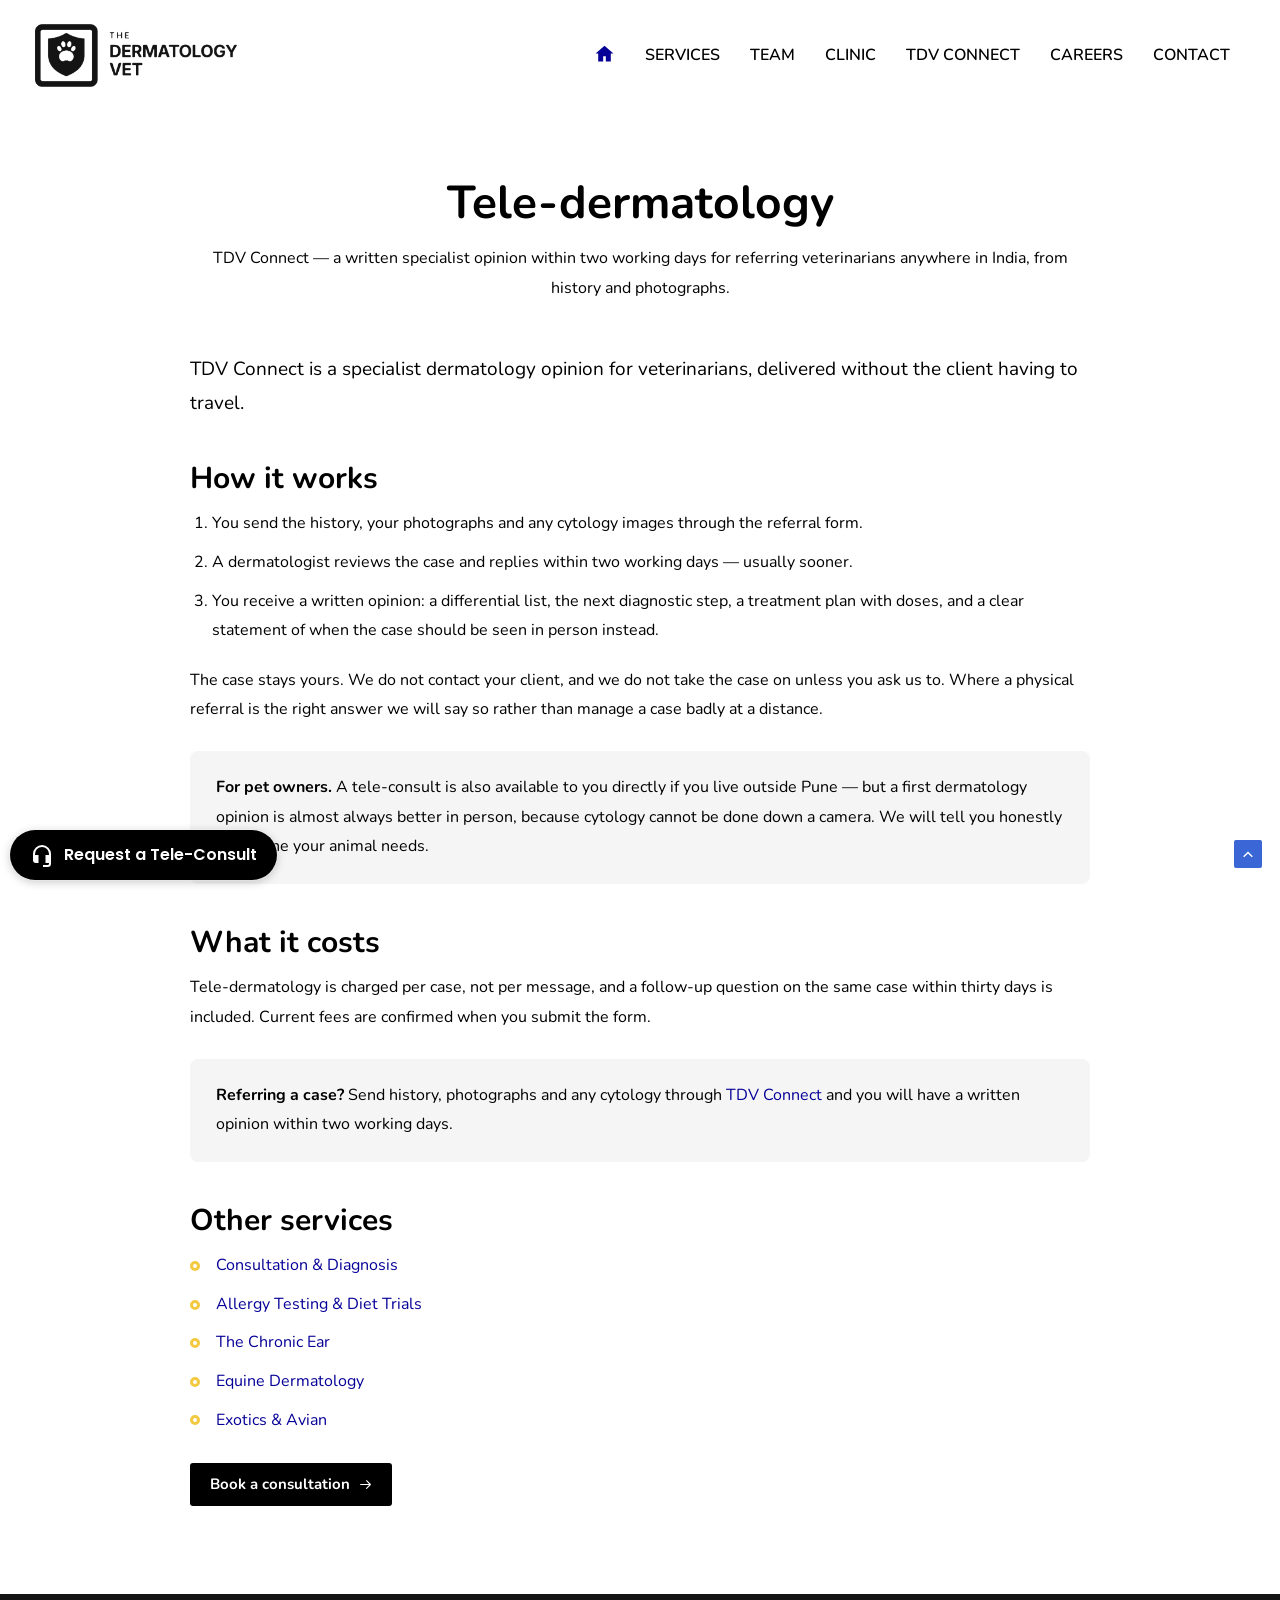
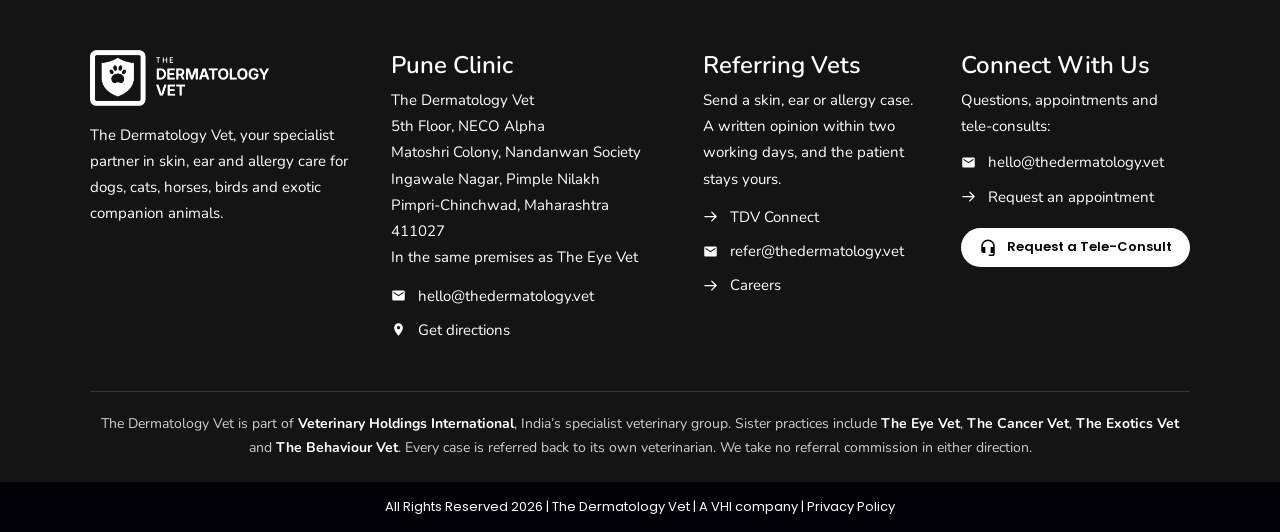
<file: service-teleconsult.html>
<!DOCTYPE html>
<html lang="en">
<head>
<meta charset="utf-8">
<meta name="viewport" content="width=device-width, initial-scale=1">
<title>Tele-dermatology &ndash; The Dermatology Vet</title>
<meta name="description" content="TDV Connect &mdash; a written specialist opinion within two working days for referring veterinarians anywhere in India, from history and photographs.">
<link rel="canonical" href="https://thedermatology.vet/service-teleconsult.html">
<meta property="og:title" content="Tele-dermatology &ndash; The Dermatology Vet">
<meta property="og:description" content="TDV Connect &mdash; a written specialist opinion within two working days for referring veterinarians anywhere in India, from history and photographs.">
<meta property="og:type" content="website">
<meta property="og:site_name" content="The Dermatology Vet">
<link rel="icon" href="assets/logo/favicon-32.png" sizes="32x32" type="image/png">
<link rel="icon" href="assets/logo/favicon-192.png" sizes="192x192" type="image/png">
<link rel="apple-touch-icon" href="assets/logo/apple-touch-icon.png">
<link rel="preconnect" href="https://fonts.googleapis.com">
<link rel="preconnect" href="https://fonts.gstatic.com" crossorigin>
<link href="https://fonts.googleapis.com/css2?family=Nunito:ital,wght@0,400;0,600;0,700;0,800;0,900;1,400&family=Poppins:wght@600&family=Montserrat:wght@800&display=swap" rel="stylesheet">
<link rel="stylesheet" href="assets/styles.css?v=6">
</head>
<body>
<header class="site-header" id="top">
  <div class="header-inner">
    <a class="logo" href="index.html" aria-label="The Dermatology Vet &ndash; home">
      <img src="assets/logo/tdv-logo.png" alt="The Dermatology Vet" width="202" height="63">
    </a>
    <button class="nav-toggle" aria-label="Menu" aria-expanded="false" onclick="var n=document.getElementById('nav');n.classList.toggle('open');this.setAttribute('aria-expanded',n.classList.contains('open'))">
      <span></span><span></span><span></span>
    </button>
    <nav class="nav" id="nav">
      <a class="nav-home" href="index.html" aria-label="Home"><svg viewBox="0 0 24 24"><path d="M12 3.2 1.8 12h3v9h5.7v-6h3v6h5.7v-9h3z"/></svg></a><a href="services.html">Services</a><a href="team.html">Team</a><a href="clinic.html">Clinic</a><a href="tdv-connect.html">TDV Connect</a><a href="careers.html">Careers</a><a href="contact.html">Contact</a>
    </nav>
  </div>
</header>
<section class="page-head">
  <div class="wrap"><h1>Tele-dermatology</h1><p>TDV Connect &mdash; a written specialist opinion within two working days for referring veterinarians anywhere in India, from history and photographs.</p></div>
</section>
<section class="section">
  <div class="wrap"><div class="prose">
<p class="lead">TDV Connect is a specialist dermatology opinion for veterinarians, delivered without the
client having to travel.</p>
<h2>How it works</h2>
<ol>
  <li>You send the history, your photographs and any cytology images through the referral form.</li>
  <li>A dermatologist reviews the case and replies within two working days &mdash; usually sooner.</li>
  <li>You receive a written opinion: a differential list, the next diagnostic step, a treatment plan
      with doses, and a clear statement of when the case should be seen in person instead.</li>
</ol>
<p>The case stays yours. We do not contact your client, and we do not take the case on unless you ask
us to. Where a physical referral is the right answer we will say so rather than manage a case badly
at a distance.</p>
<div class="callout"><p><strong>For pet owners.</strong> A tele-consult is also available to you
directly if you live outside Pune &mdash; but a first dermatology opinion is almost always
better in person, because cytology cannot be done down a camera. We will tell you honestly which one
your animal needs.</p></div>
<h2>What it costs</h2>
<p>Tele-dermatology is charged per case, not per message, and a follow-up question on the same case
within thirty days is included. Current fees are confirmed when you submit the form.</p>

    <div class="callout"><p><strong>Referring a case?</strong> Send history, photographs and any
    cytology through <a href="tdv-connect.html">TDV Connect</a> and you will have a written opinion
    within two working days.</p></div>
    <h2>Other services</h2><ul><li><a href="service-consultation.html">Consultation &amp; Diagnosis</a></li><li><a href="service-allergy.html">Allergy Testing &amp; Diet Trials</a></li><li><a href="service-ear.html">The Chronic Ear</a></li><li><a href="service-equine.html">Equine Dermatology</a></li><li><a href="service-exotics.html">Exotics &amp; Avian</a></li></ul>
    <p style="margin-top:28px"><a class="btn" href="contact.html">Book a consultation <svg viewBox="0 0 24 24"><path d="M13.3 4.3a1 1 0 0 1 1.4 0l7 7a1 1 0 0 1 0 1.4l-7 7a1 1 0 1 1-1.4-1.4l5.3-5.3H3a1 1 0 1 1 0-2h15.6l-5.3-5.3a1 1 0 0 1 0-1.4z"/></svg></a></p>
  </div></div>
</section>

<footer class="site-footer">
  <div class="wrap">
    <div class="footer-grid">
      <div>
        <div class="footer-logo">
          <img src="assets/logo/tdv-logo-reversed.png" alt="The Dermatology Vet" width="180" height="56">
        </div>
        <p>The Dermatology Vet, your specialist partner in skin, ear and allergy care for dogs, cats,
        horses, birds and exotic companion animals.</p>
      </div>
      <div>
        <h3>Pune Clinic</h3>
        <p>The Dermatology Vet<br>5th Floor, NECO Alpha<br>Matoshri Colony, Nandanwan Society<br>Ingawale Nagar, Pimple Nilakh<br>Pimpri-Chinchwad, Maharashtra 411027<br>In the same premises as The Eye Vet</p>
        <ul class="f-icons">
          <li><svg viewBox="0 0 24 24"><path d="M20 4H4a2 2 0 0 0-2 2v12a2 2 0 0 0 2 2h16a2 2 0 0 0 2-2V6a2 2 0 0 0-2-2zm0 4-8 5-8-5V6l8 5 8-5z"/></svg><a href="mailto:hello@thedermatology.vet">hello@thedermatology.vet</a></li>
          <li><svg viewBox="0 0 24 24"><path d="M12 2a7 7 0 0 0-7 7c0 5.3 7 13 7 13s7-7.7 7-13a7 7 0 0 0-7-7zm0 9.6A2.6 2.6 0 1 1 12 6.4a2.6 2.6 0 0 1 0 5.2z"/></svg><a href="https://www.google.com/maps/search/?api=1&amp;query=The+Eye+Vet+NECO+Alpha+Pimple+Nilakh+Pune" target="_blank" rel="noopener">Get directions</a></li>
        </ul>
      </div>
      <div>
        <h3>Referring Vets</h3>
        <p>Send a skin, ear or allergy case. A written opinion within two working days, and the
        patient stays yours.</p>
        <ul class="f-icons">
          <li><svg viewBox="0 0 24 24"><path d="M13.3 4.3a1 1 0 0 1 1.4 0l7 7a1 1 0 0 1 0 1.4l-7 7a1 1 0 1 1-1.4-1.4l5.3-5.3H3a1 1 0 1 1 0-2h15.6l-5.3-5.3a1 1 0 0 1 0-1.4z"/></svg><a href="tdv-connect.html">TDV Connect</a></li>
          <li><svg viewBox="0 0 24 24"><path d="M20 4H4a2 2 0 0 0-2 2v12a2 2 0 0 0 2 2h16a2 2 0 0 0 2-2V6a2 2 0 0 0-2-2zm0 4-8 5-8-5V6l8 5 8-5z"/></svg><a href="mailto:refer@thedermatology.vet">refer@thedermatology.vet</a></li>
          <li><svg viewBox="0 0 24 24"><path d="M13.3 4.3a1 1 0 0 1 1.4 0l7 7a1 1 0 0 1 0 1.4l-7 7a1 1 0 1 1-1.4-1.4l5.3-5.3H3a1 1 0 1 1 0-2h15.6l-5.3-5.3a1 1 0 0 1 0-1.4z"/></svg><a href="careers.html">Careers</a></li>
        </ul>
      </div>
      <div>
        <h3>Connect With Us</h3>
        <p>Questions, appointments and tele-consults:</p>
        <ul class="f-icons f-connect">
          <li><svg viewBox="0 0 24 24"><path d="M20 4H4a2 2 0 0 0-2 2v12a2 2 0 0 0 2 2h16a2 2 0 0 0 2-2V6a2 2 0 0 0-2-2zm0 4-8 5-8-5V6l8 5 8-5z"/></svg><a href="mailto:hello@thedermatology.vet">hello@thedermatology.vet</a></li>
          <li><svg viewBox="0 0 24 24"><path d="M13.3 4.3a1 1 0 0 1 1.4 0l7 7a1 1 0 0 1 0 1.4l-7 7a1 1 0 1 1-1.4-1.4l5.3-5.3H3a1 1 0 1 1 0-2h15.6l-5.3-5.3a1 1 0 0 1 0-1.4z"/></svg><a href="contact.html">Request an appointment</a></li>
        </ul>
        <a class="pill" href="contact.html#teleconsult"><svg viewBox="0 0 24 24"><path d="M12 2a9 9 0 0 0-9 9v6a3 3 0 0 0 3 3h2.5v-8H5v-1a7 7 0 0 1 14 0v1h-3.5v8H19v.5a1.5 1.5 0 0 1-1.5 1.5H13v2h4.5a3.5 3.5 0 0 0 3.5-3.5V11a9 9 0 0 0-9-9z"/></svg> Request a Tele-Consult</a>
      </div>
    </div>
    <div class="group-note">
      The Dermatology Vet is part of <a href="https://vhi.vet" target="_blank" rel="noopener">Veterinary Holdings International</a>,
      India&rsquo;s specialist veterinary group. Sister practices include
      <a href="https://theeye.vet" target="_blank" rel="noopener">The Eye Vet</a>,
      <a href="https://thecancer.vet" target="_blank" rel="noopener">The Cancer Vet</a>,
      <a href="https://theexotics.vet" target="_blank" rel="noopener">The Exotics Vet</a> and
      <a href="https://thebehaviour.vet" target="_blank" rel="noopener">The Behaviour Vet</a>.
      Every case is referred back to its own veterinarian. We take no referral commission in either direction.
    </div>
  </div>
  <div class="footer-bar">All Rights Reserved 2026 | The Dermatology Vet | A VHI company | <a href="privacy-policy.html">Privacy Policy</a></div>
</footer>

<a class="tele-tab" href="contact.html#teleconsult"><svg viewBox="0 0 24 24"><path d="M12 2a9 9 0 0 0-9 9v6a3 3 0 0 0 3 3h2.5v-8H5v-1a7 7 0 0 1 14 0v1h-3.5v8H19v.5a1.5 1.5 0 0 1-1.5 1.5H13v2h4.5a3.5 3.5 0 0 0 3.5-3.5V11a9 9 0 0 0-9-9z"/></svg> <span><span class="tt-long">Request a </span>Tele-Consult</span></a>
<a class="to-top" href="#top" aria-label="Back to top"><svg viewBox="0 0 24 24"><path d="M12 7.6 3.7 15.9l1.8 1.8L12 11.2l6.5 6.5 1.8-1.8z"/></svg></a>
<script src="assets/forms.js?v=6" defer></script>
</body>
</html>
</file>
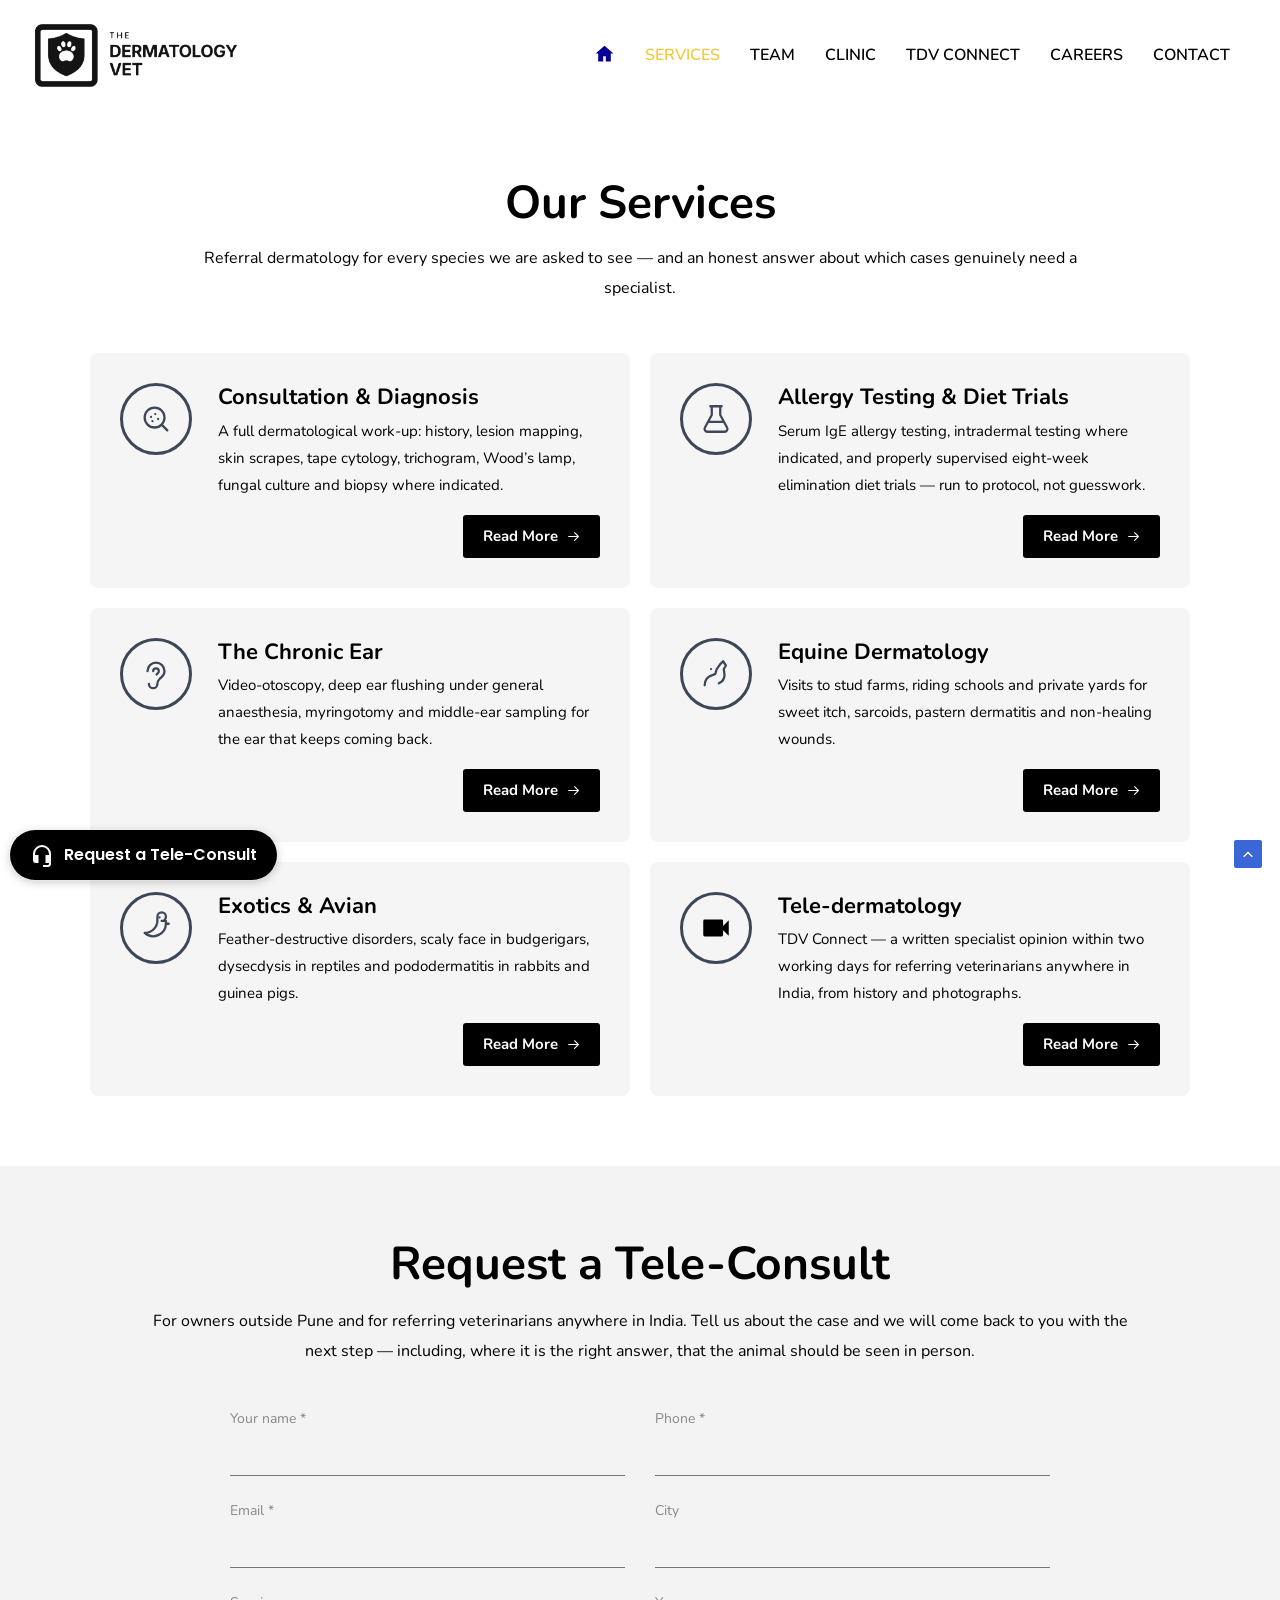
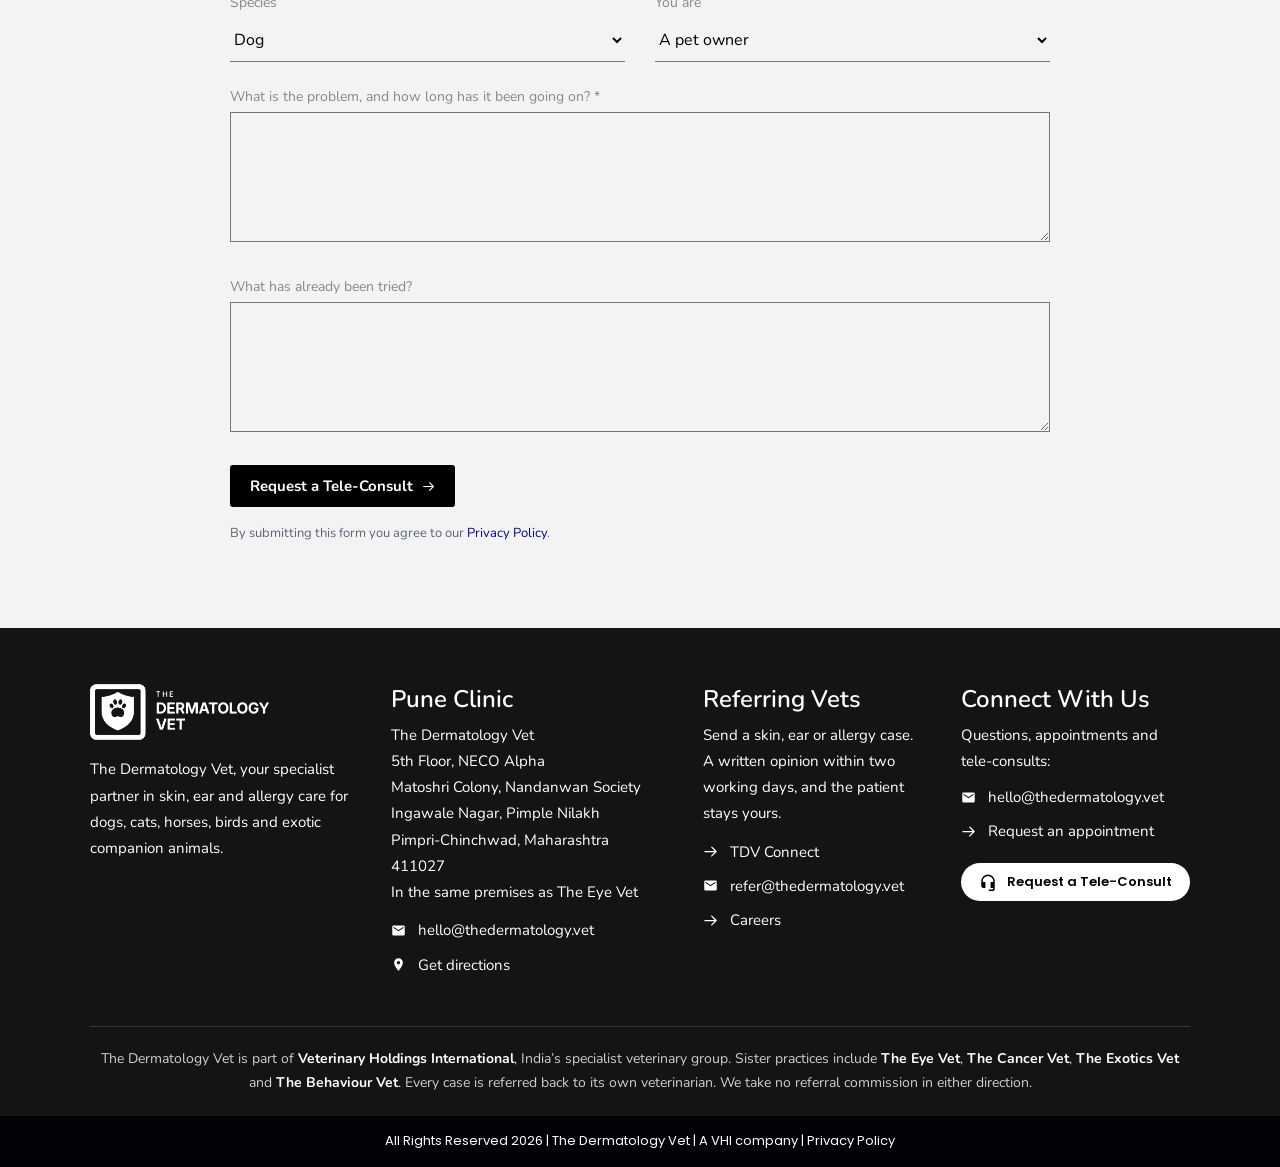
<file: services.html>
<!DOCTYPE html>
<html lang="en">
<head>
<meta charset="utf-8">
<meta name="viewport" content="width=device-width, initial-scale=1">
<title>Services &ndash; The Dermatology Vet</title>
<meta name="description" content="Specialist veterinary dermatology: diagnosis, allergy testing, diet trials, video-otoscopy, equine, exotics and tele-dermatology.">
<link rel="canonical" href="https://thedermatology.vet/services.html">
<meta property="og:title" content="Services &ndash; The Dermatology Vet">
<meta property="og:description" content="Specialist veterinary dermatology: diagnosis, allergy testing, diet trials, video-otoscopy, equine, exotics and tele-dermatology.">
<meta property="og:type" content="website">
<meta property="og:site_name" content="The Dermatology Vet">
<link rel="icon" href="assets/logo/favicon-32.png" sizes="32x32" type="image/png">
<link rel="icon" href="assets/logo/favicon-192.png" sizes="192x192" type="image/png">
<link rel="apple-touch-icon" href="assets/logo/apple-touch-icon.png">
<link rel="preconnect" href="https://fonts.googleapis.com">
<link rel="preconnect" href="https://fonts.gstatic.com" crossorigin>
<link href="https://fonts.googleapis.com/css2?family=Nunito:ital,wght@0,400;0,600;0,700;0,800;0,900;1,400&family=Poppins:wght@600&family=Montserrat:wght@800&display=swap" rel="stylesheet">
<link rel="stylesheet" href="assets/styles.css?v=6">
</head>
<body>
<header class="site-header" id="top">
  <div class="header-inner">
    <a class="logo" href="index.html" aria-label="The Dermatology Vet &ndash; home">
      <img src="assets/logo/tdv-logo.png" alt="The Dermatology Vet" width="202" height="63">
    </a>
    <button class="nav-toggle" aria-label="Menu" aria-expanded="false" onclick="var n=document.getElementById('nav');n.classList.toggle('open');this.setAttribute('aria-expanded',n.classList.contains('open'))">
      <span></span><span></span><span></span>
    </button>
    <nav class="nav" id="nav">
      <a class="nav-home" href="index.html" aria-label="Home"><svg viewBox="0 0 24 24"><path d="M12 3.2 1.8 12h3v9h5.7v-6h3v6h5.7v-9h3z"/></svg></a><a href="services.html" class="active">Services</a><a href="team.html">Team</a><a href="clinic.html">Clinic</a><a href="tdv-connect.html">TDV Connect</a><a href="careers.html">Careers</a><a href="contact.html">Contact</a>
    </nav>
  </div>
</header>
<section class="page-head">
  <div class="wrap"><h1>Our Services</h1><p>Referral dermatology for every species we are asked to see &mdash; and an honest answer about which cases genuinely need a specialist.</p></div>
</section>
<section class="section">
  <div class="wrap"><div class="grid grid-2">
      <article class="card-row">
        <div class="card-icon"><svg viewBox="0 0 24 24" fill="none" stroke="currentColor" stroke-width="1.6" stroke-linecap="round"><circle cx="11" cy="11" r="7"/><path d="m20 20-3.5-3.5M8.5 10.5h.01M11.5 8.5h.01M13.5 12h.01M9.5 13.5h.01"/></svg></div>
        <div>
          <h3>Consultation &amp; Diagnosis</h3>
          <p>A full dermatological work-up: history, lesion mapping, skin scrapes, tape cytology, trichogram, Wood&rsquo;s lamp, fungal culture and biopsy where indicated.</p>
          <div class="card-foot"><a class="btn" href="service-consultation.html">Read More <svg viewBox="0 0 24 24"><path d="M13.3 4.3a1 1 0 0 1 1.4 0l7 7a1 1 0 0 1 0 1.4l-7 7a1 1 0 1 1-1.4-1.4l5.3-5.3H3a1 1 0 1 1 0-2h15.6l-5.3-5.3a1 1 0 0 1 0-1.4z"/></svg></a></div>
        </div>
      </article>
      <article class="card-row">
        <div class="card-icon"><svg viewBox="0 0 24 24" fill="none" stroke="currentColor" stroke-width="1.6" stroke-linecap="round"><path d="M9 3v6.2L4.2 18A2 2 0 0 0 6 21h12a2 2 0 0 0 1.8-3L15 9.2V3M8 3h8M7.5 14h9"/></svg></div>
        <div>
          <h3>Allergy Testing &amp; Diet Trials</h3>
          <p>Serum IgE allergy testing, intradermal testing where indicated, and properly supervised eight-week elimination diet trials &mdash; run to protocol, not guesswork.</p>
          <div class="card-foot"><a class="btn" href="service-allergy.html">Read More <svg viewBox="0 0 24 24"><path d="M13.3 4.3a1 1 0 0 1 1.4 0l7 7a1 1 0 0 1 0 1.4l-7 7a1 1 0 1 1-1.4-1.4l5.3-5.3H3a1 1 0 1 1 0-2h15.6l-5.3-5.3a1 1 0 0 1 0-1.4z"/></svg></a></div>
        </div>
      </article>
      <article class="card-row">
        <div class="card-icon"><svg viewBox="0 0 24 24" fill="none" stroke="currentColor" stroke-width="1.6" stroke-linecap="round"><path d="M6 10a6 6 0 1 1 12 0c0 3-2 4-3.2 5.2S13 17.5 13 19a3 3 0 0 1-6 0"/><path d="M10 10a2 2 0 1 1 4 0c0 1.2-1 1.6-1.6 2.3"/></svg></div>
        <div>
          <h3>The Chronic Ear</h3>
          <p>Video-otoscopy, deep ear flushing under general anaesthesia, myringotomy and middle-ear sampling for the ear that keeps coming back.</p>
          <div class="card-foot"><a class="btn" href="service-ear.html">Read More <svg viewBox="0 0 24 24"><path d="M13.3 4.3a1 1 0 0 1 1.4 0l7 7a1 1 0 0 1 0 1.4l-7 7a1 1 0 1 1-1.4-1.4l5.3-5.3H3a1 1 0 1 1 0-2h15.6l-5.3-5.3a1 1 0 0 1 0-1.4z"/></svg></a></div>
        </div>
      </article>
      <article class="card-row">
        <div class="card-icon"><svg viewBox="0 0 24 24" fill="none" stroke="currentColor" stroke-width="1.6" stroke-linecap="round" stroke-linejoin="round"><path d="M4 20c0-4 2-6 5-7l2.5-1 1-3.5L15 5l2-2 2 3-1.5 2.5.5 4c0 3-1.5 5-4 6"/><path d="M8.5 8.5h.01"/></svg></div>
        <div>
          <h3>Equine Dermatology</h3>
          <p>Visits to stud farms, riding schools and private yards for sweet itch, sarcoids, pastern dermatitis and non-healing wounds.</p>
          <div class="card-foot"><a class="btn" href="service-equine.html">Read More <svg viewBox="0 0 24 24"><path d="M13.3 4.3a1 1 0 0 1 1.4 0l7 7a1 1 0 0 1 0 1.4l-7 7a1 1 0 1 1-1.4-1.4l5.3-5.3H3a1 1 0 1 1 0-2h15.6l-5.3-5.3a1 1 0 0 1 0-1.4z"/></svg></a></div>
        </div>
      </article>
      <article class="card-row">
        <div class="card-icon"><svg viewBox="0 0 24 24" fill="none" stroke="currentColor" stroke-width="1.6" stroke-linecap="round" stroke-linejoin="round"><path d="M16 7a3 3 0 1 0-3-3v2.5A9 9 0 0 1 4 15.5 9 9 0 0 0 19 9V7z"/><path d="M14.5 4.5h.01M19 9h2"/></svg></div>
        <div>
          <h3>Exotics &amp; Avian</h3>
          <p>Feather-destructive disorders, scaly face in budgerigars, dysecdysis in reptiles and pododermatitis in rabbits and guinea pigs.</p>
          <div class="card-foot"><a class="btn" href="service-exotics.html">Read More <svg viewBox="0 0 24 24"><path d="M13.3 4.3a1 1 0 0 1 1.4 0l7 7a1 1 0 0 1 0 1.4l-7 7a1 1 0 1 1-1.4-1.4l5.3-5.3H3a1 1 0 1 1 0-2h15.6l-5.3-5.3a1 1 0 0 1 0-1.4z"/></svg></a></div>
        </div>
      </article>
      <article class="card-row">
        <div class="card-icon"><svg viewBox="0 0 24 24"><path d="M17 10.5V7a1 1 0 0 0-1-1H4a1 1 0 0 0-1 1v10a1 1 0 0 0 1 1h12a1 1 0 0 0 1-1v-3.5l4 4v-11z"/></svg></div>
        <div>
          <h3>Tele-dermatology</h3>
          <p>TDV Connect &mdash; a written specialist opinion within two working days for referring veterinarians anywhere in India, from history and photographs.</p>
          <div class="card-foot"><a class="btn" href="service-teleconsult.html">Read More <svg viewBox="0 0 24 24"><path d="M13.3 4.3a1 1 0 0 1 1.4 0l7 7a1 1 0 0 1 0 1.4l-7 7a1 1 0 1 1-1.4-1.4l5.3-5.3H3a1 1 0 1 1 0-2h15.6l-5.3-5.3a1 1 0 0 1 0-1.4z"/></svg></a></div>
        </div>
      </article></div></div>
</section>

<section class="section band" id="teleconsult">
  <div class="wrap">
    <div class="section-head">
      <h2>Request a Tele-Consult</h2>
      <p>For owners outside Pune and for referring veterinarians anywhere in India. Tell us about
      the case and we will come back to you with the next step &mdash; including, where it is the right
      answer, that the animal should be seen in person.</p>
    </div>
    <div class="narrow">
      <form class="form" method="post" action="/api/enquiry" data-enquiry><input type="hidden" name="form" value="teleconsult"><div class="hp" aria-hidden="true"><label>Leave this field empty<input name="website" tabindex="-1" autocomplete="off"></label></div>
        <div class="form-row">
          <div class="field"><label for="t-name">Your name *</label><input id="t-name" name="name" required></div>
          <div class="field"><label for="t-phone">Phone *</label><input id="t-phone" name="phone" type="tel" required></div>
        </div>
        <div class="form-row">
          <div class="field"><label for="t-email">Email *</label><input id="t-email" name="email" type="email" required></div>
          <div class="field"><label for="t-city">City</label><input id="t-city" name="city"></div>
        </div>
        <div class="form-row">
          <div class="field"><label for="t-species">Species</label>
            <select id="t-species" name="species">
              <option>Dog</option><option>Cat</option><option>Horse</option>
              <option>Bird</option><option>Reptile</option><option>Small mammal</option><option>Other</option>
            </select>
          </div>
          <div class="field"><label for="t-who">You are</label>
            <select id="t-who" name="who"><option>A pet owner</option><option>A referring veterinarian</option></select>
          </div>
        </div>
        <div class="field"><label for="t-problem">What is the problem, and how long has it been going on? *</label>
          <textarea id="t-problem" name="problem" required></textarea></div>
        <div class="field"><label for="t-treat">What has already been tried?</label>
          <textarea id="t-treat" name="treatment"></textarea></div>
        <button class="btn" type="submit">Request a Tele-Consult <svg viewBox="0 0 24 24"><path d="M13.3 4.3a1 1 0 0 1 1.4 0l7 7a1 1 0 0 1 0 1.4l-7 7a1 1 0 1 1-1.4-1.4l5.3-5.3H3a1 1 0 1 1 0-2h15.6l-5.3-5.3a1 1 0 0 1 0-1.4z"/></svg></button>
        <p class="form-status" role="status" aria-live="polite"></p><p class="form-note">By submitting this form you agree to our <a href="privacy-policy.html">Privacy Policy</a>.</p>
      </form>
    </div>
  </div>
</section>

<footer class="site-footer">
  <div class="wrap">
    <div class="footer-grid">
      <div>
        <div class="footer-logo">
          <img src="assets/logo/tdv-logo-reversed.png" alt="The Dermatology Vet" width="180" height="56">
        </div>
        <p>The Dermatology Vet, your specialist partner in skin, ear and allergy care for dogs, cats,
        horses, birds and exotic companion animals.</p>
      </div>
      <div>
        <h3>Pune Clinic</h3>
        <p>The Dermatology Vet<br>5th Floor, NECO Alpha<br>Matoshri Colony, Nandanwan Society<br>Ingawale Nagar, Pimple Nilakh<br>Pimpri-Chinchwad, Maharashtra 411027<br>In the same premises as The Eye Vet</p>
        <ul class="f-icons">
          <li><svg viewBox="0 0 24 24"><path d="M20 4H4a2 2 0 0 0-2 2v12a2 2 0 0 0 2 2h16a2 2 0 0 0 2-2V6a2 2 0 0 0-2-2zm0 4-8 5-8-5V6l8 5 8-5z"/></svg><a href="mailto:hello@thedermatology.vet">hello@thedermatology.vet</a></li>
          <li><svg viewBox="0 0 24 24"><path d="M12 2a7 7 0 0 0-7 7c0 5.3 7 13 7 13s7-7.7 7-13a7 7 0 0 0-7-7zm0 9.6A2.6 2.6 0 1 1 12 6.4a2.6 2.6 0 0 1 0 5.2z"/></svg><a href="https://www.google.com/maps/search/?api=1&amp;query=The+Eye+Vet+NECO+Alpha+Pimple+Nilakh+Pune" target="_blank" rel="noopener">Get directions</a></li>
        </ul>
      </div>
      <div>
        <h3>Referring Vets</h3>
        <p>Send a skin, ear or allergy case. A written opinion within two working days, and the
        patient stays yours.</p>
        <ul class="f-icons">
          <li><svg viewBox="0 0 24 24"><path d="M13.3 4.3a1 1 0 0 1 1.4 0l7 7a1 1 0 0 1 0 1.4l-7 7a1 1 0 1 1-1.4-1.4l5.3-5.3H3a1 1 0 1 1 0-2h15.6l-5.3-5.3a1 1 0 0 1 0-1.4z"/></svg><a href="tdv-connect.html">TDV Connect</a></li>
          <li><svg viewBox="0 0 24 24"><path d="M20 4H4a2 2 0 0 0-2 2v12a2 2 0 0 0 2 2h16a2 2 0 0 0 2-2V6a2 2 0 0 0-2-2zm0 4-8 5-8-5V6l8 5 8-5z"/></svg><a href="mailto:refer@thedermatology.vet">refer@thedermatology.vet</a></li>
          <li><svg viewBox="0 0 24 24"><path d="M13.3 4.3a1 1 0 0 1 1.4 0l7 7a1 1 0 0 1 0 1.4l-7 7a1 1 0 1 1-1.4-1.4l5.3-5.3H3a1 1 0 1 1 0-2h15.6l-5.3-5.3a1 1 0 0 1 0-1.4z"/></svg><a href="careers.html">Careers</a></li>
        </ul>
      </div>
      <div>
        <h3>Connect With Us</h3>
        <p>Questions, appointments and tele-consults:</p>
        <ul class="f-icons f-connect">
          <li><svg viewBox="0 0 24 24"><path d="M20 4H4a2 2 0 0 0-2 2v12a2 2 0 0 0 2 2h16a2 2 0 0 0 2-2V6a2 2 0 0 0-2-2zm0 4-8 5-8-5V6l8 5 8-5z"/></svg><a href="mailto:hello@thedermatology.vet">hello@thedermatology.vet</a></li>
          <li><svg viewBox="0 0 24 24"><path d="M13.3 4.3a1 1 0 0 1 1.4 0l7 7a1 1 0 0 1 0 1.4l-7 7a1 1 0 1 1-1.4-1.4l5.3-5.3H3a1 1 0 1 1 0-2h15.6l-5.3-5.3a1 1 0 0 1 0-1.4z"/></svg><a href="contact.html">Request an appointment</a></li>
        </ul>
        <a class="pill" href="contact.html#teleconsult"><svg viewBox="0 0 24 24"><path d="M12 2a9 9 0 0 0-9 9v6a3 3 0 0 0 3 3h2.5v-8H5v-1a7 7 0 0 1 14 0v1h-3.5v8H19v.5a1.5 1.5 0 0 1-1.5 1.5H13v2h4.5a3.5 3.5 0 0 0 3.5-3.5V11a9 9 0 0 0-9-9z"/></svg> Request a Tele-Consult</a>
      </div>
    </div>
    <div class="group-note">
      The Dermatology Vet is part of <a href="https://vhi.vet" target="_blank" rel="noopener">Veterinary Holdings International</a>,
      India&rsquo;s specialist veterinary group. Sister practices include
      <a href="https://theeye.vet" target="_blank" rel="noopener">The Eye Vet</a>,
      <a href="https://thecancer.vet" target="_blank" rel="noopener">The Cancer Vet</a>,
      <a href="https://theexotics.vet" target="_blank" rel="noopener">The Exotics Vet</a> and
      <a href="https://thebehaviour.vet" target="_blank" rel="noopener">The Behaviour Vet</a>.
      Every case is referred back to its own veterinarian. We take no referral commission in either direction.
    </div>
  </div>
  <div class="footer-bar">All Rights Reserved 2026 | The Dermatology Vet | A VHI company | <a href="privacy-policy.html">Privacy Policy</a></div>
</footer>

<a class="tele-tab" href="contact.html#teleconsult"><svg viewBox="0 0 24 24"><path d="M12 2a9 9 0 0 0-9 9v6a3 3 0 0 0 3 3h2.5v-8H5v-1a7 7 0 0 1 14 0v1h-3.5v8H19v.5a1.5 1.5 0 0 1-1.5 1.5H13v2h4.5a3.5 3.5 0 0 0 3.5-3.5V11a9 9 0 0 0-9-9z"/></svg> <span><span class="tt-long">Request a </span>Tele-Consult</span></a>
<a class="to-top" href="#top" aria-label="Back to top"><svg viewBox="0 0 24 24"><path d="M12 7.6 3.7 15.9l1.8 1.8L12 11.2l6.5 6.5 1.8-1.8z"/></svg></a>
<script src="assets/forms.js?v=6" defer></script>
</body>
</html>
</file>
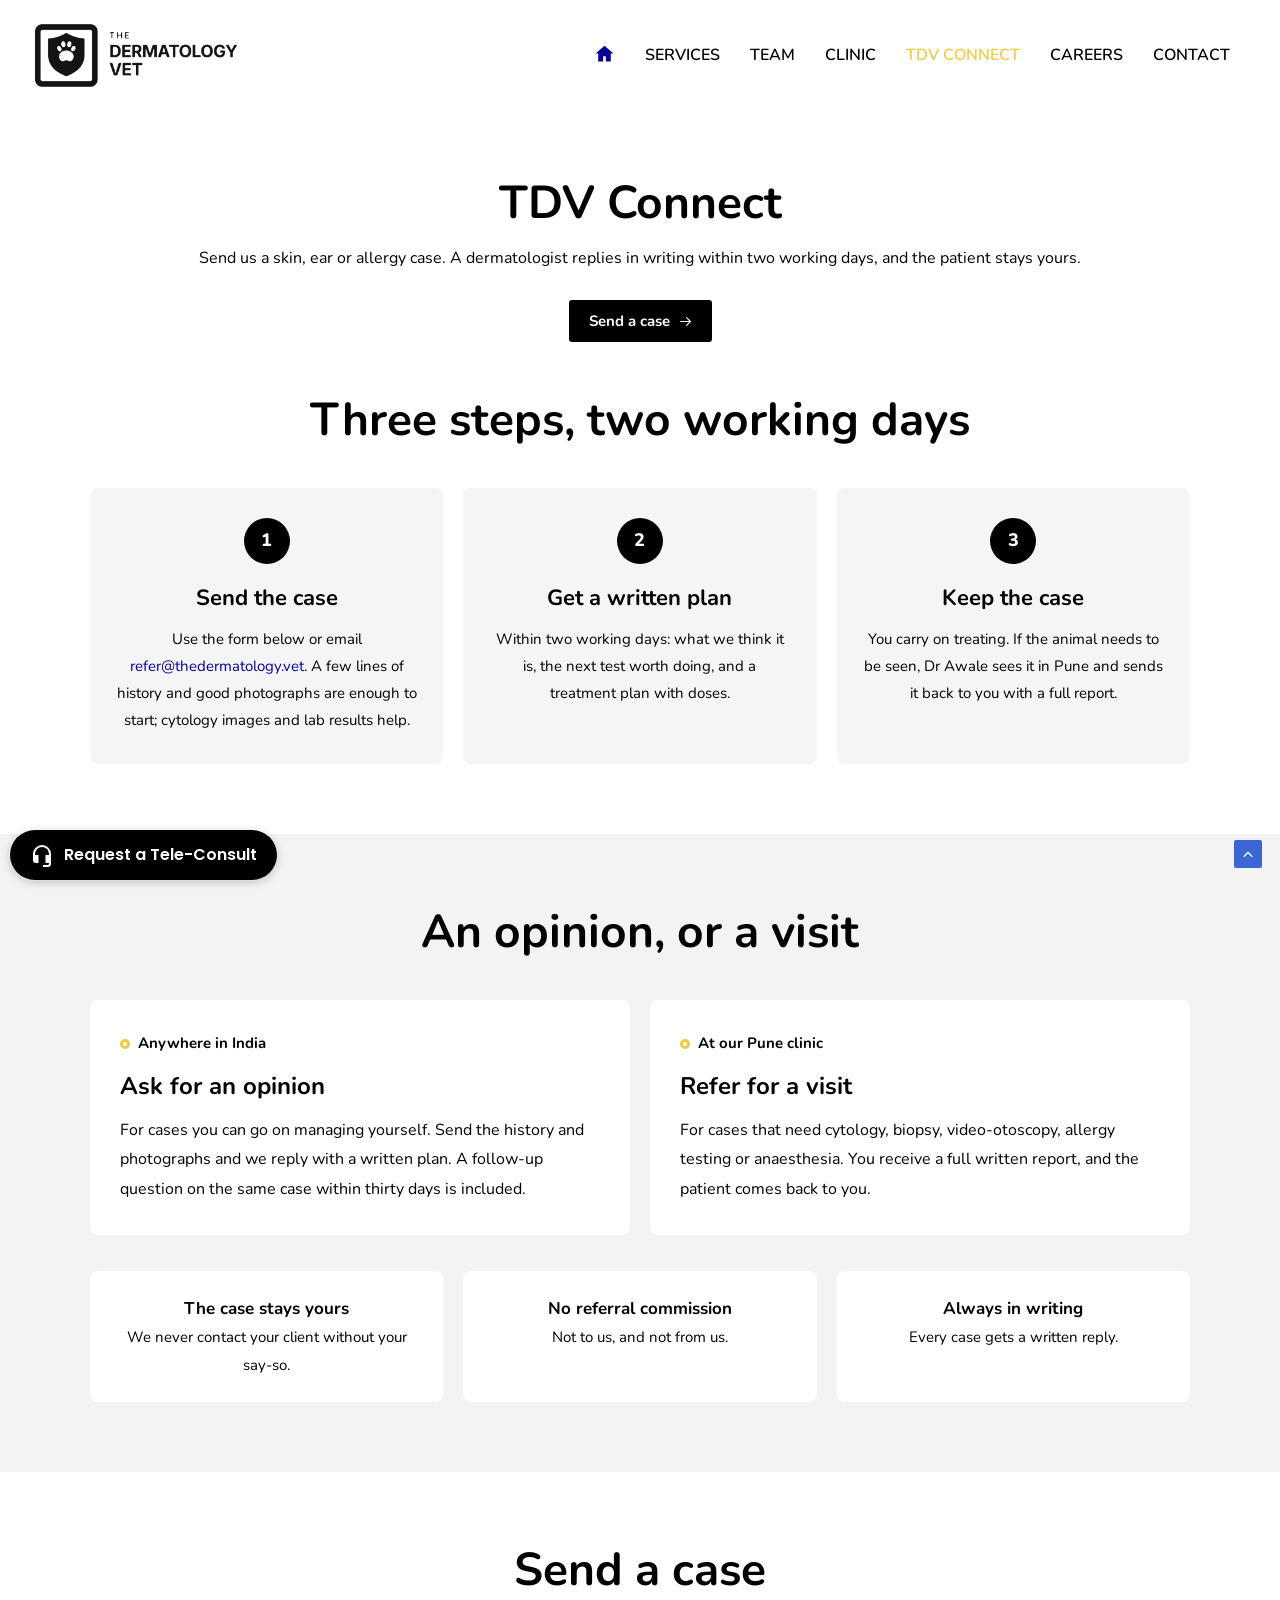
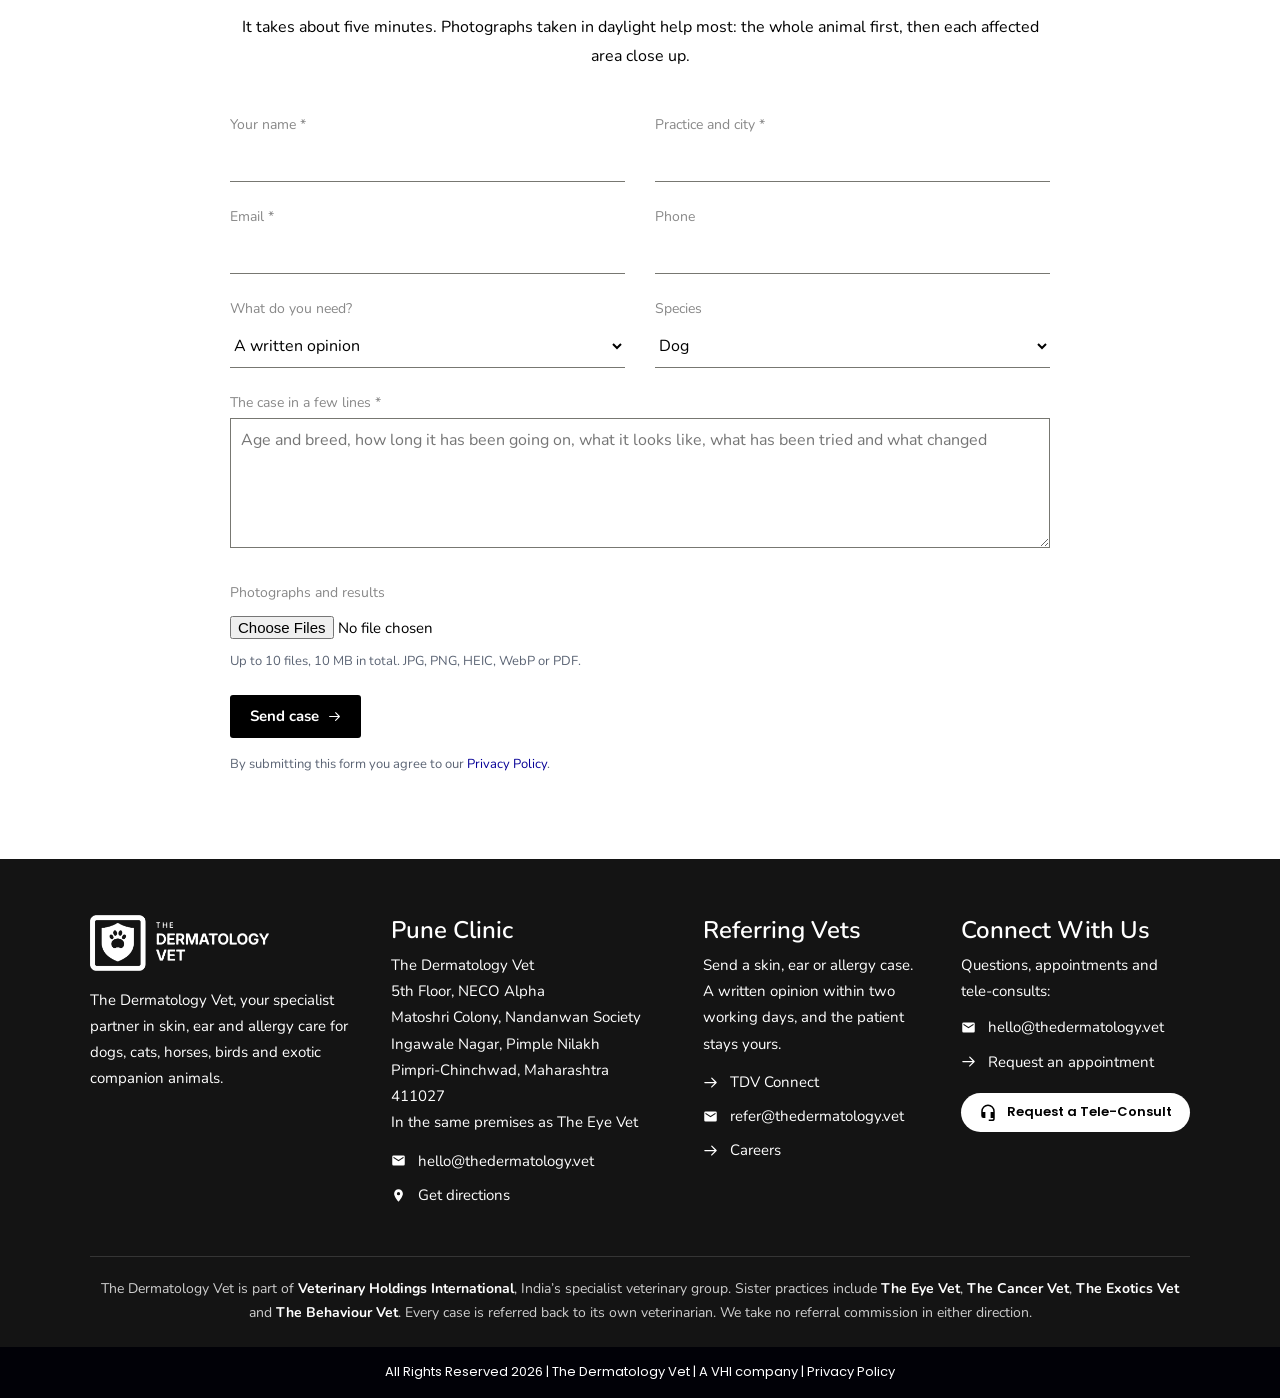
<file: tdv-connect.html>
<!DOCTYPE html>
<html lang="en">
<head>
<meta charset="utf-8">
<meta name="viewport" content="width=device-width, initial-scale=1">
<title>TDV Connect &ndash; Refer a Case &ndash; The Dermatology Vet</title>
<meta name="description" content="Send a skin, ear or allergy case to The Dermatology Vet. A written specialist opinion within two working days, and the patient stays with you.">
<link rel="canonical" href="https://thedermatology.vet/tdv-connect.html">
<meta property="og:title" content="TDV Connect &ndash; Refer a Case &ndash; The Dermatology Vet">
<meta property="og:description" content="Send a skin, ear or allergy case to The Dermatology Vet. A written specialist opinion within two working days, and the patient stays with you.">
<meta property="og:type" content="website">
<meta property="og:site_name" content="The Dermatology Vet">
<link rel="icon" href="assets/logo/favicon-32.png" sizes="32x32" type="image/png">
<link rel="icon" href="assets/logo/favicon-192.png" sizes="192x192" type="image/png">
<link rel="apple-touch-icon" href="assets/logo/apple-touch-icon.png">
<link rel="preconnect" href="https://fonts.googleapis.com">
<link rel="preconnect" href="https://fonts.gstatic.com" crossorigin>
<link href="https://fonts.googleapis.com/css2?family=Nunito:ital,wght@0,400;0,600;0,700;0,800;0,900;1,400&family=Poppins:wght@600&family=Montserrat:wght@800&display=swap" rel="stylesheet">
<link rel="stylesheet" href="assets/styles.css?v=6">
</head>
<body>
<header class="site-header" id="top">
  <div class="header-inner">
    <a class="logo" href="index.html" aria-label="The Dermatology Vet &ndash; home">
      <img src="assets/logo/tdv-logo.png" alt="The Dermatology Vet" width="202" height="63">
    </a>
    <button class="nav-toggle" aria-label="Menu" aria-expanded="false" onclick="var n=document.getElementById('nav');n.classList.toggle('open');this.setAttribute('aria-expanded',n.classList.contains('open'))">
      <span></span><span></span><span></span>
    </button>
    <nav class="nav" id="nav">
      <a class="nav-home" href="index.html" aria-label="Home"><svg viewBox="0 0 24 24"><path d="M12 3.2 1.8 12h3v9h5.7v-6h3v6h5.7v-9h3z"/></svg></a><a href="services.html">Services</a><a href="team.html">Team</a><a href="clinic.html">Clinic</a><a href="tdv-connect.html" class="active">TDV Connect</a><a href="careers.html">Careers</a><a href="contact.html">Contact</a>
    </nav>
  </div>
</header>
<section class="page-head">
  <div class="wrap"><h1>TDV Connect</h1><p>Send us a skin, ear or allergy case. A dermatologist replies in writing within two working days, and the patient stays yours.</p><div class="actions"><a class="btn" href="#refer">Send a case <svg viewBox="0 0 24 24"><path d="M13.3 4.3a1 1 0 0 1 1.4 0l7 7a1 1 0 0 1 0 1.4l-7 7a1 1 0 1 1-1.4-1.4l5.3-5.3H3a1 1 0 1 1 0-2h15.6l-5.3-5.3a1 1 0 0 1 0-1.4z"/></svg></a></div></div>
</section>
<section class="section">
  <div class="wrap">
    <div class="section-head"><h2>Three steps, two working days</h2></div>
    <ol class="steps">
      <li><span class="step-n">1</span><h3>Send the case</h3>
        <p>Use the form below or email <a href="mailto:refer@thedermatology.vet">refer@thedermatology.vet</a>.
        A few lines of history and good photographs are enough to start; cytology images and lab
        results help.</p></li>
      <li><span class="step-n">2</span><h3>Get a written plan</h3>
        <p>Within two working days: what we think it is, the next test worth doing, and a treatment plan
        with doses.</p></li>
      <li><span class="step-n">3</span><h3>Keep the case</h3>
        <p>You carry on treating. If the animal needs to be seen, Dr Awale sees it in Pune and sends it
        back to you with a full report.</p></li>
    </ol>
  </div>
</section>
<section class="section band">
  <div class="wrap">
    <div class="section-head"><h2>An opinion, or a visit</h2></div>
    <div class="grid grid-2">
      <div class="route">
        <span class="route-tag">Anywhere in India</span>
        <h3>Ask for an opinion</h3>
        <p>For cases you can go on managing yourself. Send the history and photographs and we reply with
        a written plan. A follow-up question on the same case within thirty days is included.</p>
      </div>
      <div class="route">
        <span class="route-tag">At our Pune clinic</span>
        <h3>Refer for a visit</h3>
        <p>For cases that need cytology, biopsy, video-otoscopy, allergy testing or anaesthesia. You
        receive a full written report, and the patient comes back to you.</p>
      </div>
    </div>
    <ul class="promises">
      <li><strong>The case stays yours</strong><span>We never contact your client without your say-so.</span></li>
      <li><strong>No referral commission</strong><span>Not to us, and not from us.</span></li>
      <li><strong>Always in writing</strong><span>Every case gets a written reply.</span></li>
    </ul>
  </div>
</section>
<section class="section" id="refer">
  <div class="wrap"><div class="narrow">
    <div class="section-head"><h2>Send a case</h2>
    <p>It takes about five minutes. Photographs taken in daylight help most: the whole animal first, then
    each affected area close up.</p></div>
    <form class="form" method="post" action="/api/enquiry" enctype="multipart/form-data" data-enquiry><input type="hidden" name="form" value="referral"><div class="hp" aria-hidden="true"><label>Leave this field empty<input name="website" tabindex="-1" autocomplete="off"></label></div>
      <div class="form-row">
        <div class="field"><label for="r-vet">Your name *</label><input id="r-vet" name="vet" required></div>
        <div class="field"><label for="r-practice">Practice and city *</label><input id="r-practice" name="practice" required></div>
      </div>
      <div class="form-row">
        <div class="field"><label for="r-email">Email *</label><input id="r-email" name="email" type="email" required></div>
        <div class="field"><label for="r-phone">Phone</label><input id="r-phone" name="phone" type="tel"></div>
      </div>
      <div class="form-row">
        <div class="field"><label for="r-type">What do you need?</label>
          <select id="r-type" name="type"><option>A written opinion</option><option>A visit in Pune</option><option>Not sure &mdash; please advise</option></select></div>
        <div class="field"><label for="r-species">Species</label>
          <select id="r-species" name="species"><option>Dog</option><option>Cat</option><option>Horse</option><option>Bird</option><option>Reptile</option><option>Small mammal</option><option>Other</option></select></div>
      </div>
      <div class="field"><label for="r-case">The case in a few lines *</label>
        <textarea id="r-case" name="case" required placeholder="Age and breed, how long it has been going on, what it looks like, what has been tried and what changed"></textarea></div>
      <div class="field"><label for="r-files">Photographs and results</label>
        <input id="r-files" name="files" type="file" multiple accept="image/jpeg,image/png,image/heic,image/webp,.pdf">
        <p class="field-help">Up to 10 files, 10 MB in total. JPG, PNG, HEIC, WebP or PDF.</p></div>
      <button class="btn" type="submit">Send case <svg viewBox="0 0 24 24"><path d="M13.3 4.3a1 1 0 0 1 1.4 0l7 7a1 1 0 0 1 0 1.4l-7 7a1 1 0 1 1-1.4-1.4l5.3-5.3H3a1 1 0 1 1 0-2h15.6l-5.3-5.3a1 1 0 0 1 0-1.4z"/></svg></button>
      <p class="form-status" role="status" aria-live="polite"></p><p class="form-note">By submitting this form you agree to our <a href="privacy-policy.html">Privacy Policy</a>.</p>
    </form>
  </div></div>
</section>

<footer class="site-footer">
  <div class="wrap">
    <div class="footer-grid">
      <div>
        <div class="footer-logo">
          <img src="assets/logo/tdv-logo-reversed.png" alt="The Dermatology Vet" width="180" height="56">
        </div>
        <p>The Dermatology Vet, your specialist partner in skin, ear and allergy care for dogs, cats,
        horses, birds and exotic companion animals.</p>
      </div>
      <div>
        <h3>Pune Clinic</h3>
        <p>The Dermatology Vet<br>5th Floor, NECO Alpha<br>Matoshri Colony, Nandanwan Society<br>Ingawale Nagar, Pimple Nilakh<br>Pimpri-Chinchwad, Maharashtra 411027<br>In the same premises as The Eye Vet</p>
        <ul class="f-icons">
          <li><svg viewBox="0 0 24 24"><path d="M20 4H4a2 2 0 0 0-2 2v12a2 2 0 0 0 2 2h16a2 2 0 0 0 2-2V6a2 2 0 0 0-2-2zm0 4-8 5-8-5V6l8 5 8-5z"/></svg><a href="mailto:hello@thedermatology.vet">hello@thedermatology.vet</a></li>
          <li><svg viewBox="0 0 24 24"><path d="M12 2a7 7 0 0 0-7 7c0 5.3 7 13 7 13s7-7.7 7-13a7 7 0 0 0-7-7zm0 9.6A2.6 2.6 0 1 1 12 6.4a2.6 2.6 0 0 1 0 5.2z"/></svg><a href="https://www.google.com/maps/search/?api=1&amp;query=The+Eye+Vet+NECO+Alpha+Pimple+Nilakh+Pune" target="_blank" rel="noopener">Get directions</a></li>
        </ul>
      </div>
      <div>
        <h3>Referring Vets</h3>
        <p>Send a skin, ear or allergy case. A written opinion within two working days, and the
        patient stays yours.</p>
        <ul class="f-icons">
          <li><svg viewBox="0 0 24 24"><path d="M13.3 4.3a1 1 0 0 1 1.4 0l7 7a1 1 0 0 1 0 1.4l-7 7a1 1 0 1 1-1.4-1.4l5.3-5.3H3a1 1 0 1 1 0-2h15.6l-5.3-5.3a1 1 0 0 1 0-1.4z"/></svg><a href="tdv-connect.html">TDV Connect</a></li>
          <li><svg viewBox="0 0 24 24"><path d="M20 4H4a2 2 0 0 0-2 2v12a2 2 0 0 0 2 2h16a2 2 0 0 0 2-2V6a2 2 0 0 0-2-2zm0 4-8 5-8-5V6l8 5 8-5z"/></svg><a href="mailto:refer@thedermatology.vet">refer@thedermatology.vet</a></li>
          <li><svg viewBox="0 0 24 24"><path d="M13.3 4.3a1 1 0 0 1 1.4 0l7 7a1 1 0 0 1 0 1.4l-7 7a1 1 0 1 1-1.4-1.4l5.3-5.3H3a1 1 0 1 1 0-2h15.6l-5.3-5.3a1 1 0 0 1 0-1.4z"/></svg><a href="careers.html">Careers</a></li>
        </ul>
      </div>
      <div>
        <h3>Connect With Us</h3>
        <p>Questions, appointments and tele-consults:</p>
        <ul class="f-icons f-connect">
          <li><svg viewBox="0 0 24 24"><path d="M20 4H4a2 2 0 0 0-2 2v12a2 2 0 0 0 2 2h16a2 2 0 0 0 2-2V6a2 2 0 0 0-2-2zm0 4-8 5-8-5V6l8 5 8-5z"/></svg><a href="mailto:hello@thedermatology.vet">hello@thedermatology.vet</a></li>
          <li><svg viewBox="0 0 24 24"><path d="M13.3 4.3a1 1 0 0 1 1.4 0l7 7a1 1 0 0 1 0 1.4l-7 7a1 1 0 1 1-1.4-1.4l5.3-5.3H3a1 1 0 1 1 0-2h15.6l-5.3-5.3a1 1 0 0 1 0-1.4z"/></svg><a href="contact.html">Request an appointment</a></li>
        </ul>
        <a class="pill" href="contact.html#teleconsult"><svg viewBox="0 0 24 24"><path d="M12 2a9 9 0 0 0-9 9v6a3 3 0 0 0 3 3h2.5v-8H5v-1a7 7 0 0 1 14 0v1h-3.5v8H19v.5a1.5 1.5 0 0 1-1.5 1.5H13v2h4.5a3.5 3.5 0 0 0 3.5-3.5V11a9 9 0 0 0-9-9z"/></svg> Request a Tele-Consult</a>
      </div>
    </div>
    <div class="group-note">
      The Dermatology Vet is part of <a href="https://vhi.vet" target="_blank" rel="noopener">Veterinary Holdings International</a>,
      India&rsquo;s specialist veterinary group. Sister practices include
      <a href="https://theeye.vet" target="_blank" rel="noopener">The Eye Vet</a>,
      <a href="https://thecancer.vet" target="_blank" rel="noopener">The Cancer Vet</a>,
      <a href="https://theexotics.vet" target="_blank" rel="noopener">The Exotics Vet</a> and
      <a href="https://thebehaviour.vet" target="_blank" rel="noopener">The Behaviour Vet</a>.
      Every case is referred back to its own veterinarian. We take no referral commission in either direction.
    </div>
  </div>
  <div class="footer-bar">All Rights Reserved 2026 | The Dermatology Vet | A VHI company | <a href="privacy-policy.html">Privacy Policy</a></div>
</footer>

<a class="tele-tab" href="contact.html#teleconsult"><svg viewBox="0 0 24 24"><path d="M12 2a9 9 0 0 0-9 9v6a3 3 0 0 0 3 3h2.5v-8H5v-1a7 7 0 0 1 14 0v1h-3.5v8H19v.5a1.5 1.5 0 0 1-1.5 1.5H13v2h4.5a3.5 3.5 0 0 0 3.5-3.5V11a9 9 0 0 0-9-9z"/></svg> <span><span class="tt-long">Request a </span>Tele-Consult</span></a>
<a class="to-top" href="#top" aria-label="Back to top"><svg viewBox="0 0 24 24"><path d="M12 7.6 3.7 15.9l1.8 1.8L12 11.2l6.5 6.5 1.8-1.8z"/></svg></a>
<script src="assets/forms.js?v=6" defer></script>
</body>
</html>
</file>
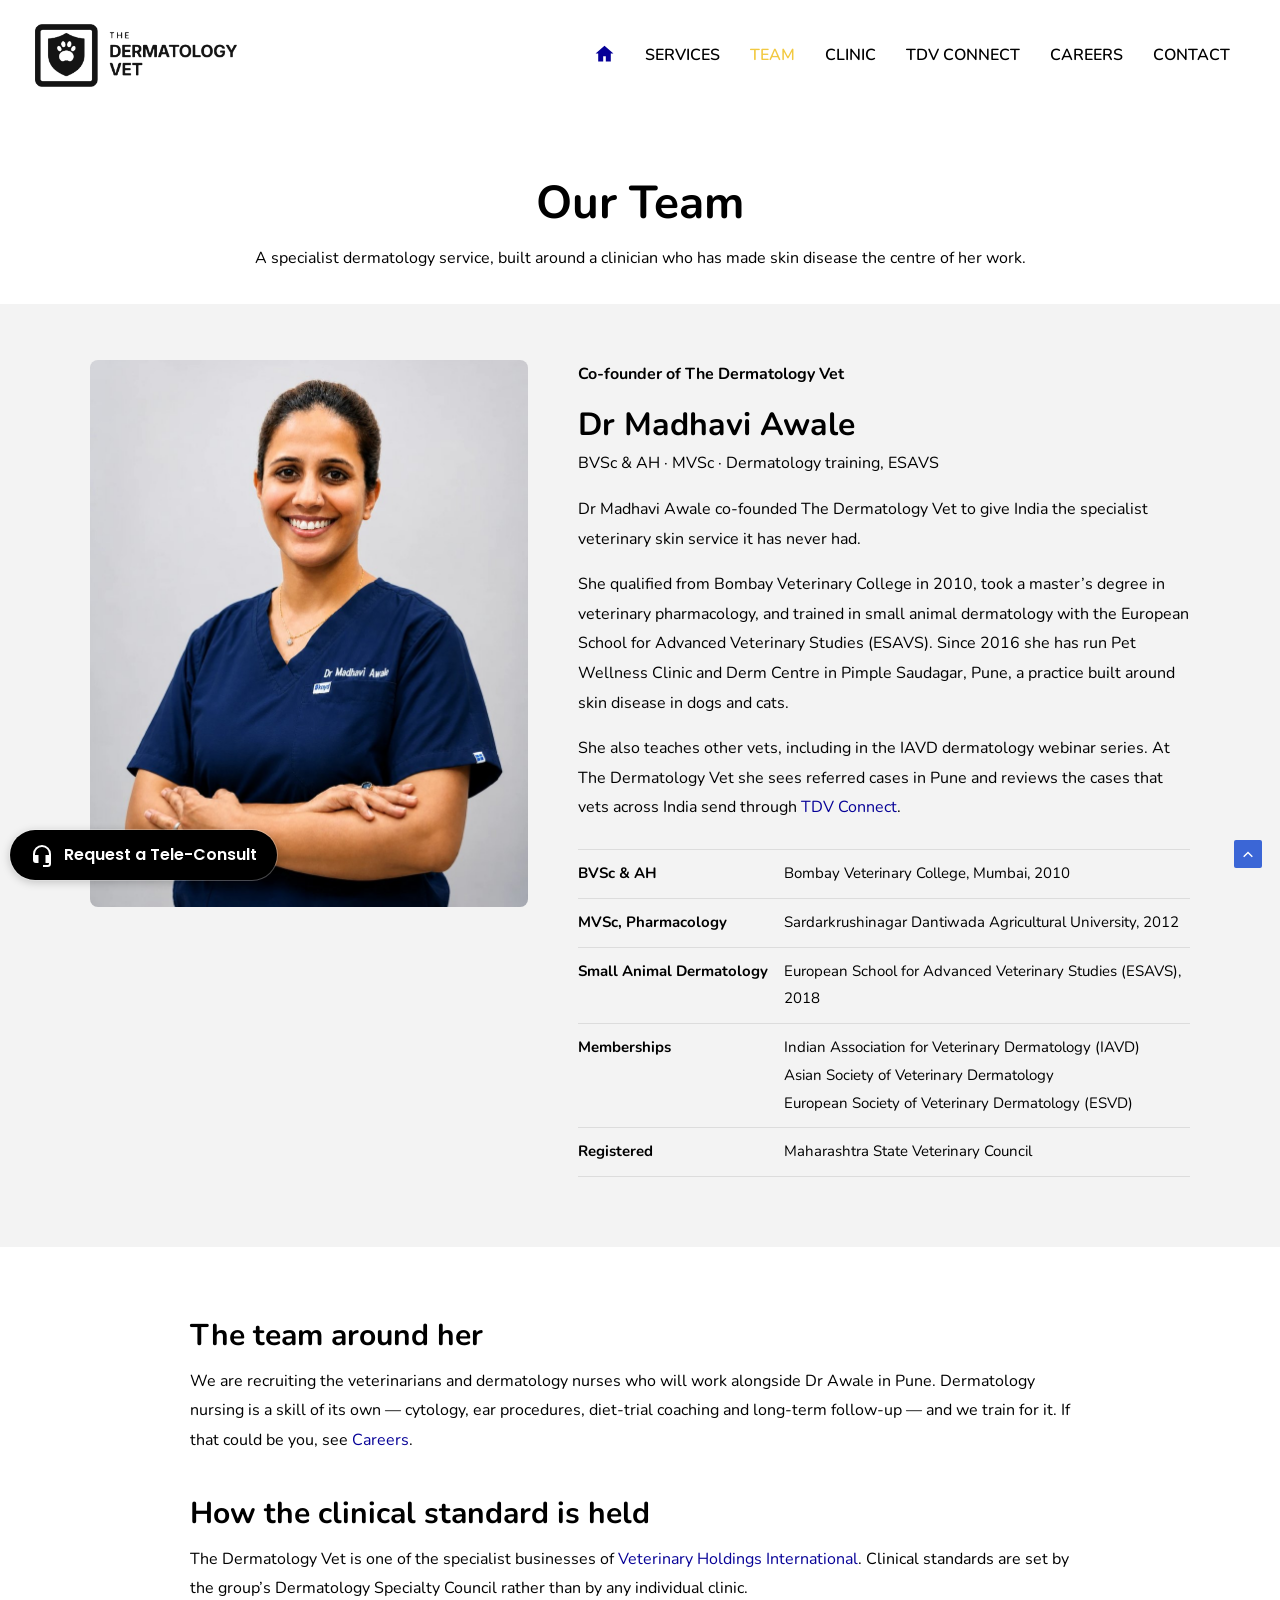
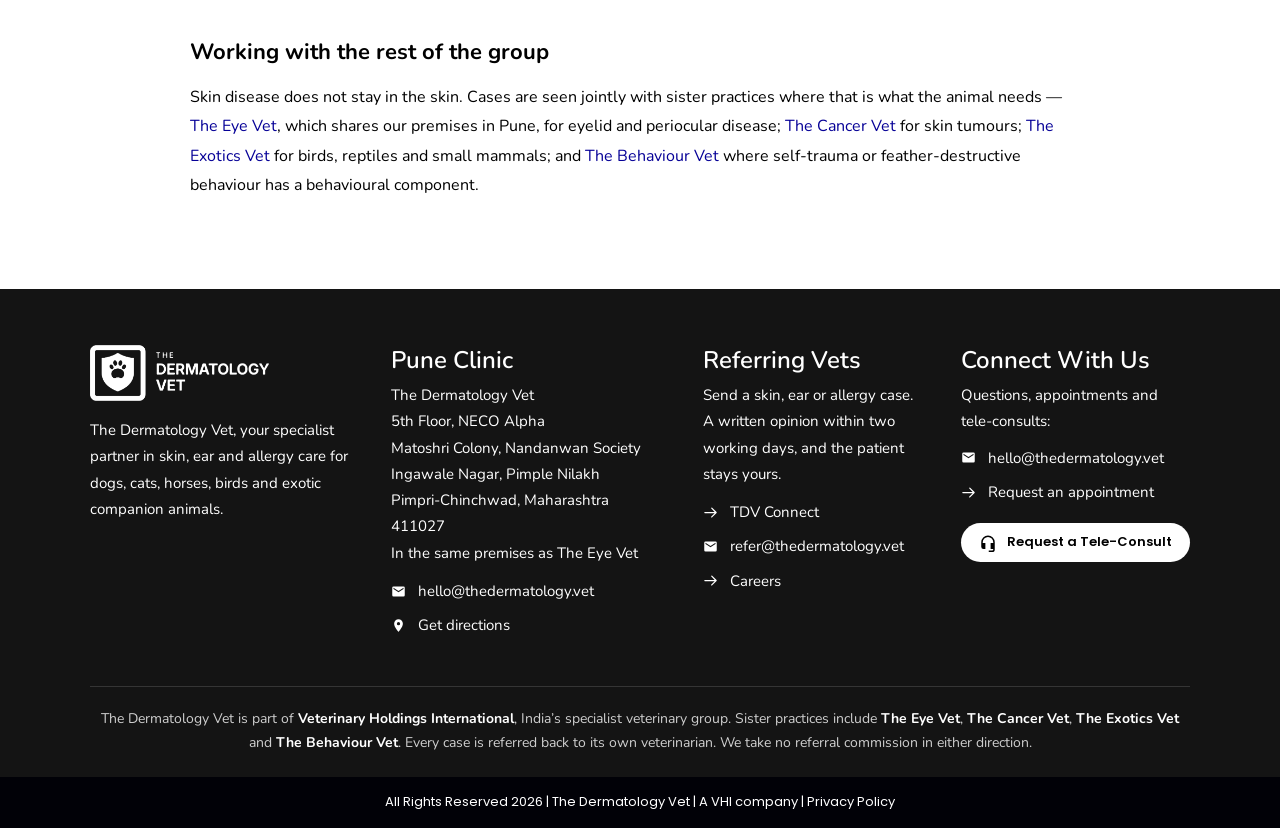
<file: team.html>
<!DOCTYPE html>
<html lang="en">
<head>
<meta charset="utf-8">
<meta name="viewport" content="width=device-width, initial-scale=1">
<title>Our Team &ndash; The Dermatology Vet</title>
<meta name="description" content="Dr Madhavi Awale, co-founder of The Dermatology Vet, and the team being built around her in Pune.">
<link rel="canonical" href="https://thedermatology.vet/team.html">
<meta property="og:title" content="Our Team &ndash; The Dermatology Vet">
<meta property="og:description" content="Dr Madhavi Awale, co-founder of The Dermatology Vet, and the team being built around her in Pune.">
<meta property="og:type" content="website">
<meta property="og:site_name" content="The Dermatology Vet">
<link rel="icon" href="assets/logo/favicon-32.png" sizes="32x32" type="image/png">
<link rel="icon" href="assets/logo/favicon-192.png" sizes="192x192" type="image/png">
<link rel="apple-touch-icon" href="assets/logo/apple-touch-icon.png">
<link rel="preconnect" href="https://fonts.googleapis.com">
<link rel="preconnect" href="https://fonts.gstatic.com" crossorigin>
<link href="https://fonts.googleapis.com/css2?family=Nunito:ital,wght@0,400;0,600;0,700;0,800;0,900;1,400&family=Poppins:wght@600&family=Montserrat:wght@800&display=swap" rel="stylesheet">
<link rel="stylesheet" href="assets/styles.css?v=6">
</head>
<body>
<header class="site-header" id="top">
  <div class="header-inner">
    <a class="logo" href="index.html" aria-label="The Dermatology Vet &ndash; home">
      <img src="assets/logo/tdv-logo.png" alt="The Dermatology Vet" width="202" height="63">
    </a>
    <button class="nav-toggle" aria-label="Menu" aria-expanded="false" onclick="var n=document.getElementById('nav');n.classList.toggle('open');this.setAttribute('aria-expanded',n.classList.contains('open'))">
      <span></span><span></span><span></span>
    </button>
    <nav class="nav" id="nav">
      <a class="nav-home" href="index.html" aria-label="Home"><svg viewBox="0 0 24 24"><path d="M12 3.2 1.8 12h3v9h5.7v-6h3v6h5.7v-9h3z"/></svg></a><a href="services.html">Services</a><a href="team.html" class="active">Team</a><a href="clinic.html">Clinic</a><a href="tdv-connect.html">TDV Connect</a><a href="careers.html">Careers</a><a href="contact.html">Contact</a>
    </nav>
  </div>
</header>
<section class="page-head">
  <div class="wrap"><h1>Our Team</h1><p>A specialist dermatology service, built around a clinician who has made skin disease the centre of her work.</p></div>
</section>
<section class="section band">
  <div class="wrap">
    <div class="founder founder-top">
      <div class="founder-photo"><img src="assets/team/madhavi-awale-2026.jpg" alt="Dr Madhavi Awale" width="880" height="1100"></div>
      <div class="founder-text">
        <p class="founder-label">Co-founder of The Dermatology Vet</p>
        <h2 class="founder-name">Dr Madhavi Awale</h2>
        <p class="founder-quals">BVSc &amp; AH &middot; MVSc &middot; Dermatology training, ESAVS</p>
        
<p>Dr Madhavi Awale co-founded The Dermatology Vet to give India the specialist veterinary skin
service it has never had.</p>
<p>She qualified from Bombay Veterinary College in 2010, took a master&rsquo;s degree in veterinary
pharmacology, and trained in small animal dermatology with the European School for Advanced
Veterinary Studies (ESAVS). Since 2016 she has run Pet Wellness Clinic and Derm Centre in Pimple
Saudagar, Pune, a practice built around skin disease in dogs and cats.</p>
<p>She also teaches other vets, including in the IAVD dermatology webinar series. At The Dermatology
Vet she sees referred cases in Pune and reviews the cases that vets across India send through
<a href="tdv-connect.html">TDV Connect</a>.</p>
        <ul class="creds"><li><strong>BVSc &amp; AH</strong><span>Bombay Veterinary College, Mumbai, 2010</span></li><li><strong>MVSc, Pharmacology</strong><span>Sardarkrushinagar Dantiwada Agricultural University, 2012</span></li><li><strong>Small Animal Dermatology</strong><span>European School for Advanced Veterinary Studies (ESAVS), 2018</span></li><li><strong>Memberships</strong><span>Indian Association for Veterinary Dermatology (IAVD)<br>Asian Society of Veterinary Dermatology<br>European Society of Veterinary Dermatology (ESVD)</span></li><li><strong>Registered</strong><span>Maharashtra State Veterinary Council</span></li></ul>
      </div>
    </div>
  </div>
</section>
<section class="section">
  <div class="wrap"><div class="prose">
    <h2>The team around her</h2>
    <p>We are recruiting the veterinarians and dermatology nurses who will work alongside Dr Awale in
    Pune. Dermatology nursing is a skill of its own &mdash; cytology, ear procedures, diet-trial
    coaching and long-term follow-up &mdash; and we train for it. If that could be you, see
    <a href="careers.html">Careers</a>.</p>
    <h2>How the clinical standard is held</h2>
    <p>The Dermatology Vet is one of the specialist businesses of
    <a href="https://vhi.vet" target="_blank" rel="noopener">Veterinary Holdings International</a>.
    Clinical standards are set by the group&rsquo;s Dermatology Specialty Council rather than by any
    individual clinic.</p>
    <h3>Working with the rest of the group</h3>
    <p>Skin disease does not stay in the skin. Cases are seen jointly with sister practices where that
    is what the animal needs &mdash; <a href="https://theeye.vet" target="_blank" rel="noopener">The Eye
    Vet</a>, which shares our premises in Pune, for eyelid and periocular disease;
    <a href="https://thecancer.vet" target="_blank" rel="noopener">The Cancer Vet</a> for skin tumours;
    <a href="https://theexotics.vet" target="_blank" rel="noopener">The Exotics Vet</a> for birds,
    reptiles and small mammals; and <a href="https://thebehaviour.vet" target="_blank" rel="noopener">The
    Behaviour Vet</a> where self-trauma or feather-destructive behaviour has a behavioural component.</p>
  </div></div>
</section>

<footer class="site-footer">
  <div class="wrap">
    <div class="footer-grid">
      <div>
        <div class="footer-logo">
          <img src="assets/logo/tdv-logo-reversed.png" alt="The Dermatology Vet" width="180" height="56">
        </div>
        <p>The Dermatology Vet, your specialist partner in skin, ear and allergy care for dogs, cats,
        horses, birds and exotic companion animals.</p>
      </div>
      <div>
        <h3>Pune Clinic</h3>
        <p>The Dermatology Vet<br>5th Floor, NECO Alpha<br>Matoshri Colony, Nandanwan Society<br>Ingawale Nagar, Pimple Nilakh<br>Pimpri-Chinchwad, Maharashtra 411027<br>In the same premises as The Eye Vet</p>
        <ul class="f-icons">
          <li><svg viewBox="0 0 24 24"><path d="M20 4H4a2 2 0 0 0-2 2v12a2 2 0 0 0 2 2h16a2 2 0 0 0 2-2V6a2 2 0 0 0-2-2zm0 4-8 5-8-5V6l8 5 8-5z"/></svg><a href="mailto:hello@thedermatology.vet">hello@thedermatology.vet</a></li>
          <li><svg viewBox="0 0 24 24"><path d="M12 2a7 7 0 0 0-7 7c0 5.3 7 13 7 13s7-7.7 7-13a7 7 0 0 0-7-7zm0 9.6A2.6 2.6 0 1 1 12 6.4a2.6 2.6 0 0 1 0 5.2z"/></svg><a href="https://www.google.com/maps/search/?api=1&amp;query=The+Eye+Vet+NECO+Alpha+Pimple+Nilakh+Pune" target="_blank" rel="noopener">Get directions</a></li>
        </ul>
      </div>
      <div>
        <h3>Referring Vets</h3>
        <p>Send a skin, ear or allergy case. A written opinion within two working days, and the
        patient stays yours.</p>
        <ul class="f-icons">
          <li><svg viewBox="0 0 24 24"><path d="M13.3 4.3a1 1 0 0 1 1.4 0l7 7a1 1 0 0 1 0 1.4l-7 7a1 1 0 1 1-1.4-1.4l5.3-5.3H3a1 1 0 1 1 0-2h15.6l-5.3-5.3a1 1 0 0 1 0-1.4z"/></svg><a href="tdv-connect.html">TDV Connect</a></li>
          <li><svg viewBox="0 0 24 24"><path d="M20 4H4a2 2 0 0 0-2 2v12a2 2 0 0 0 2 2h16a2 2 0 0 0 2-2V6a2 2 0 0 0-2-2zm0 4-8 5-8-5V6l8 5 8-5z"/></svg><a href="mailto:refer@thedermatology.vet">refer@thedermatology.vet</a></li>
          <li><svg viewBox="0 0 24 24"><path d="M13.3 4.3a1 1 0 0 1 1.4 0l7 7a1 1 0 0 1 0 1.4l-7 7a1 1 0 1 1-1.4-1.4l5.3-5.3H3a1 1 0 1 1 0-2h15.6l-5.3-5.3a1 1 0 0 1 0-1.4z"/></svg><a href="careers.html">Careers</a></li>
        </ul>
      </div>
      <div>
        <h3>Connect With Us</h3>
        <p>Questions, appointments and tele-consults:</p>
        <ul class="f-icons f-connect">
          <li><svg viewBox="0 0 24 24"><path d="M20 4H4a2 2 0 0 0-2 2v12a2 2 0 0 0 2 2h16a2 2 0 0 0 2-2V6a2 2 0 0 0-2-2zm0 4-8 5-8-5V6l8 5 8-5z"/></svg><a href="mailto:hello@thedermatology.vet">hello@thedermatology.vet</a></li>
          <li><svg viewBox="0 0 24 24"><path d="M13.3 4.3a1 1 0 0 1 1.4 0l7 7a1 1 0 0 1 0 1.4l-7 7a1 1 0 1 1-1.4-1.4l5.3-5.3H3a1 1 0 1 1 0-2h15.6l-5.3-5.3a1 1 0 0 1 0-1.4z"/></svg><a href="contact.html">Request an appointment</a></li>
        </ul>
        <a class="pill" href="contact.html#teleconsult"><svg viewBox="0 0 24 24"><path d="M12 2a9 9 0 0 0-9 9v6a3 3 0 0 0 3 3h2.5v-8H5v-1a7 7 0 0 1 14 0v1h-3.5v8H19v.5a1.5 1.5 0 0 1-1.5 1.5H13v2h4.5a3.5 3.5 0 0 0 3.5-3.5V11a9 9 0 0 0-9-9z"/></svg> Request a Tele-Consult</a>
      </div>
    </div>
    <div class="group-note">
      The Dermatology Vet is part of <a href="https://vhi.vet" target="_blank" rel="noopener">Veterinary Holdings International</a>,
      India&rsquo;s specialist veterinary group. Sister practices include
      <a href="https://theeye.vet" target="_blank" rel="noopener">The Eye Vet</a>,
      <a href="https://thecancer.vet" target="_blank" rel="noopener">The Cancer Vet</a>,
      <a href="https://theexotics.vet" target="_blank" rel="noopener">The Exotics Vet</a> and
      <a href="https://thebehaviour.vet" target="_blank" rel="noopener">The Behaviour Vet</a>.
      Every case is referred back to its own veterinarian. We take no referral commission in either direction.
    </div>
  </div>
  <div class="footer-bar">All Rights Reserved 2026 | The Dermatology Vet | A VHI company | <a href="privacy-policy.html">Privacy Policy</a></div>
</footer>

<a class="tele-tab" href="contact.html#teleconsult"><svg viewBox="0 0 24 24"><path d="M12 2a9 9 0 0 0-9 9v6a3 3 0 0 0 3 3h2.5v-8H5v-1a7 7 0 0 1 14 0v1h-3.5v8H19v.5a1.5 1.5 0 0 1-1.5 1.5H13v2h4.5a3.5 3.5 0 0 0 3.5-3.5V11a9 9 0 0 0-9-9z"/></svg> <span><span class="tt-long">Request a </span>Tele-Consult</span></a>
<a class="to-top" href="#top" aria-label="Back to top"><svg viewBox="0 0 24 24"><path d="M12 7.6 3.7 15.9l1.8 1.8L12 11.2l6.5 6.5 1.8-1.8z"/></svg></a>
<script src="assets/forms.js?v=6" defer></script>
</body>
</html>
</file>
<file: assets/styles.css>
/* The Dermatology Vet — styled to the VHI group template shared by
   theeye.vet, thecancer.vet and theexotics.vet (WordPress, Astra + Elementor).
   Sizes and colours below were measured from those sites at 1400px wide. */

:root{
  --ink:#000;            /* headings and body copy are black on the sister sites */
  --muted:#5b6474;
  --card:#f5f5f5;        /* card and box grey */
  --band:#f3f3f3;        /* section band grey */
  --line:#dcdcdc;
  --indigo:#060097;      /* The Eye Vet accent: home icon, text links */
  --yellow:#f2c941;      /* active menu item, bullets, figures on dark */
  --slate:#3d4757;       /* service icons */
  --tdv-black:#141414;   /* footer: the reversed logo sits on this and nothing else */
  --bar:#010107;         /* footer bottom bar */
  --wrap:1140px;
}

*,*::before,*::after{box-sizing:border-box}
html{scroll-behavior:smooth}
body{
  margin:0;
  font-family:Nunito,-apple-system,BlinkMacSystemFont,'Segoe UI',sans-serif;
  font-size:16px;line-height:1.85;color:var(--ink);background:#fff;
  -webkit-font-smoothing:antialiased;
}
img{max-width:100%;height:auto;display:block}
a{color:var(--indigo);text-decoration:none}
a:hover{text-decoration:underline}
svg{flex:none}

.wrap{max-width:var(--wrap);margin:0 auto;padding:0 20px}
.narrow{max-width:820px;margin:0 auto}
.center{text-align:center}

/* ---------- Header ---------- */
.site-header{background:#fff;position:relative;z-index:60}
.header-inner{display:flex;align-items:center;justify-content:space-between;gap:24px;min-height:111px;padding:0 35px}
/* Logo: supplied artwork only (assets/logo, November 2026 shield mark). Black on white, white on #141414.
   63px tall in the header, the same height as The Eye Vet logo. */
.logo{display:block;flex:none;line-height:0}
.logo img{display:block;height:63px;width:auto}

.nav{display:flex;align-items:center}
.nav > a{font-size:16px;font-weight:600;text-transform:uppercase;color:#000;padding:0 15px;line-height:111px;white-space:nowrap}
.nav > a:hover,.nav > a.active{color:var(--yellow);text-decoration:none}
.nav .nav-home svg{width:21px;height:21px;fill:var(--indigo);vertical-align:-4px}

.nav-toggle{display:none;background:none;border:0;padding:8px;cursor:pointer}
.nav-toggle span{display:block;width:24px;height:2px;background:#000;margin:5px 0}

/* ---------- Home hero: full-width media band, as on the sister sites ---------- */
.hero{position:relative;height:600px;display:grid;place-items:center;text-align:center;overflow:hidden;background:var(--tdv-black)}
.hero-media{position:absolute;inset:0;
  background:
    radial-gradient(ellipse 55% 70% at 20% 30%,rgba(255,255,255,.11),transparent 62%),
    radial-gradient(ellipse 50% 65% at 82% 70%,rgba(6,0,151,.32),transparent 66%),
    linear-gradient(180deg,#202026 0%,#0f0f12 100%)}
.hero-media video,.hero-media img{position:absolute;inset:0;width:100%;height:100%;object-fit:cover}
.hero::after{content:'';position:absolute;inset:0;background:rgba(0,0,0,.25)}
.hero h1{
  position:relative;z-index:2;margin:0;padding:0 40px;max-width:1180px;
  font-family:Montserrat,Nunito,sans-serif;font-weight:800;text-transform:uppercase;
  font-size:clamp(30px,4.7vw,66px);line-height:1.12;letter-spacing:.01em;
  color:rgba(255,255,255,.93);text-shadow:0 2px 22px rgba(0,0,0,.35);
}

/* ---------- Intro band (The Cancer Vet pattern) ---------- */
.intro{background:linear-gradient(180deg,var(--band) 0%,#fff 100%);padding:60px 0}
.intro-grid{display:grid;grid-template-columns:minmax(0,1fr) minmax(0,1fr);gap:50px;align-items:center}
.intro-media{background:#fff;border-radius:8px;aspect-ratio:16/10;display:grid;place-items:center;overflow:hidden}
.intro-media img{width:56%}
.intro-media img.photo{width:100%;height:100%;object-fit:cover}
.intro-text p{margin:0 0 18px}
.intro-place{display:flex;gap:10px;align-items:flex-start;font-size:15px;font-weight:600}
.intro-place svg{width:16px;height:16px;fill:#000;margin-top:5px}

/* ---------- Buttons ---------- */
.btn{
  display:inline-flex;align-items:center;gap:9px;background:#000;color:#fff;border:0;border-radius:3px;
  padding:10px 20px;font-size:15px;font-weight:700;font-family:inherit;line-height:1.5;
  text-decoration:none;cursor:pointer;transition:background .15s ease;
}
.btn svg{width:13px;height:13px;fill:currentColor}
.btn:hover{background:#2b2b2b;color:#fff;text-decoration:none}
.btn[disabled]{opacity:.55;cursor:wait}
.btn-light{background:#fff;color:#000}
.btn-light:hover{background:var(--yellow);color:#000}
.actions{display:flex;gap:12px;flex-wrap:wrap}
.page-head .actions{justify-content:center;margin-top:26px}

/* ---------- Sections ---------- */
.section{padding:70px 0}
.section.band{background:var(--band)}
.section.dark{background:#000;color:#fff}
.section-head{text-align:center;max-width:1100px;margin:0 auto 40px}
.section-head h2{font-size:clamp(30px,3.6vw,48px);font-weight:700;color:#000;margin:0 0 16px;line-height:1.2}
.section-head p{margin:0 auto;max-width:980px}
.section.dark .section-head h2{color:#fff;font-weight:800;font-size:clamp(28px,3vw,40px)}
.section.dark p{color:#fff}

/* Inner pages open straight onto a centred heading, no title band */
.page-head{padding:64px 0 30px;text-align:center}
.page-head h1{font-size:clamp(32px,3.6vw,48px);font-weight:700;color:#000;margin:0 0 14px;line-height:1.2}
.page-head p{max-width:900px;margin:0 auto}
.page-head + .section{padding-top:20px}
.page-head + .section.band{padding-top:56px}

/* ---------- Cards ---------- */
.grid{display:grid;gap:20px}
.grid-2{grid-template-columns:repeat(2,minmax(0,1fr))}
.grid-3{grid-template-columns:repeat(3,minmax(0,1fr))}
.grid-4{grid-template-columns:repeat(4,minmax(0,1fr))}

.card{background:var(--card);border-radius:8px;padding:28px 25px;text-align:center;display:flex;flex-direction:column;align-items:center}
.card-icon{width:72px;height:72px;border-radius:50%;border:3px solid var(--slate);color:var(--slate);display:grid;place-items:center;margin:4px 0 18px}
.card-icon svg{width:34px;height:34px}
.card h3{font-size:22px;font-weight:700;color:#000;margin:0 0 10px;line-height:1.3}
.card p{font-size:15px;line-height:1.8;margin:0 0 22px;flex:1}

/* Services page: wide cards, icon left (theeye.vet/services) */
.card-row{background:var(--card);border-radius:8px;padding:30px;display:grid;grid-template-columns:72px minmax(0,1fr);gap:26px;align-items:start}
.card-row .card-icon{margin:0}
.card-row h3{font-size:22px;font-weight:700;color:#000;margin:0 0 6px;line-height:1.3}
.card-row p{font-size:15px;line-height:1.8;margin:0 0 16px}
.card-foot{text-align:right}

/* ---------- Founder ---------- */
.founder{display:grid;grid-template-columns:minmax(0,5fr) minmax(0,7fr);gap:50px;align-items:center}
.founder-box{background:var(--card);border-radius:8px;padding:30px}
.founder-top{align-items:start}
.founder-photo img{width:100%;aspect-ratio:4/5;object-fit:cover;object-position:top;border-radius:8px}
.founder-label{font-weight:700;margin:0 0 2px}
.founder-name{font-size:clamp(26px,2.6vw,32px);font-weight:700;color:#000;margin:0 0 4px;line-height:1.25}
.founder-quals{margin:0 0 18px}
.founder-text p{margin:0 0 16px}
.founder-foot{text-align:right;margin-top:8px}
.creds{list-style:none;margin:26px 0 0;padding:0;border-top:1px solid var(--line)}
.creds li{display:grid;grid-template-columns:190px minmax(0,1fr);gap:16px;padding:10px 0;border-bottom:1px solid var(--line);font-size:15px}
.creds strong{color:#000}

/* ---------- Dark band (The Exotics Vet services pattern) ---------- */
.stats{display:grid;grid-template-columns:repeat(4,minmax(0,1fr));gap:20px}
.stat{background:#0d0d0d;border:1px solid #2a2a2a;border-radius:6px;padding:26px 18px;text-align:center}
.stat .n{font-size:clamp(30px,3vw,42px);font-weight:800;color:var(--yellow);line-height:1.1}
.stat .l{font-size:15px;line-height:1.6;color:#fff;margin-top:10px}

/* ---------- For Appointment Contact box ---------- */
.appt{background:var(--card);border-radius:10px;padding:44px 56px;display:grid;grid-template-columns:minmax(0,1fr) auto;gap:30px;align-items:center}
.appt-intro{margin:0 0 4px}
.appt h2{font-size:clamp(26px,2.6vw,35px);font-weight:800;color:#000;margin:0 0 12px;line-height:1.25}
.icon-list{list-style:none;margin:0;padding:0;display:flex;flex-wrap:wrap;gap:8px 0}
.icon-list li{display:flex;align-items:center;gap:10px;padding:0 20px;border-left:1px solid #c9c9c9}
.icon-list li:first-child{padding-left:0;border-left:0}
.icon-list svg{width:16px;height:16px;fill:#000}
.icon-list a{color:#000}

/* ---------- Visit: map + clinic card ---------- */
.visit{display:grid;grid-template-columns:minmax(0,7fr) minmax(0,5fr);gap:20px;align-items:stretch}
.map{border-radius:8px;overflow:hidden;min-height:400px;background:#e9e9e9}
.map iframe{display:block;width:100%;height:100%;min-height:400px;border:0}
.visit-card{background:var(--card);border-radius:8px;padding:34px}
.visit-card h3{margin:0 0 2px;font-size:24px;font-weight:600;color:#000}
.visit-note{font-weight:700;margin:0 0 12px}
.visit-card address{font-style:normal;margin:0 0 14px}
.icon-rows{list-style:none;margin:0 0 22px;padding:0}
.icon-rows li{display:flex;align-items:center;gap:12px;margin-bottom:8px}
.icon-rows svg{width:16px;height:16px;fill:#000}
.icon-rows a{color:#000}

/* ---------- TDV Connect ---------- */
.steps{list-style:none;margin:0;padding:0;display:grid;grid-template-columns:repeat(3,minmax(0,1fr));gap:20px}
.steps li{background:var(--card);border-radius:8px;padding:30px 26px;text-align:center}
.step-n{display:grid;place-items:center;width:46px;height:46px;border-radius:50%;background:#000;color:#fff;font-weight:800;font-size:18px;margin:0 auto 14px}
.steps h3{margin:0 0 8px;font-size:22px;font-weight:700;color:#000}
.steps p{margin:0;font-size:15px;line-height:1.8}
.route{background:#fff;border-radius:8px;padding:30px}
.route-tag{display:inline-flex;align-items:center;gap:8px;font-weight:700;font-size:15px;margin-bottom:6px}
.route-tag::before{content:'';width:10px;height:10px;border-radius:50%;border:3px solid var(--yellow)}
.route h3{margin:0 0 8px;font-size:24px;font-weight:700;color:#000}
.route p{margin:0}
.promises{list-style:none;margin:36px 0 0;padding:0;display:grid;grid-template-columns:repeat(3,minmax(0,1fr));gap:20px;text-align:center}
.promises li{background:#fff;border-radius:8px;padding:22px}
.promises strong{display:block;color:#000;font-size:17px}
.promises span{display:block;font-size:15px}

/* ---------- Prose ---------- */
.prose{max-width:900px;margin:0 auto}
.prose h2{font-size:30px;font-weight:700;color:#000;margin:40px 0 12px;line-height:1.25}
.prose h2:first-child{margin-top:0}
.prose h3{font-size:22px;font-weight:700;color:#000;margin:28px 0 10px}
.prose p{margin:0 0 18px}
.prose ul{list-style:none;margin:0 0 20px;padding:0}
.prose ul li{position:relative;padding-left:26px;margin-bottom:9px}
.prose ul li::before{content:'';position:absolute;left:0;top:.62em;width:10px;height:10px;border-radius:50%;border:3px solid var(--yellow)}
.prose ol{margin:0 0 20px;padding-left:22px}
.prose ol li{margin-bottom:9px}
.policy h2{font-size:22px;margin:30px 0 8px}
.prose .lead{font-size:19px;line-height:1.75}
.callout{background:var(--card);border-radius:8px;padding:22px 26px;margin:26px 0}
.section.band .callout{background:#fff}
.callout p:last-child{margin-bottom:0}
.callout strong{color:#000}

/* ---------- Forms (underlined fields, as on theeye.vet/contact) ---------- */
.field{margin-bottom:22px}
.field label{display:block;font-size:14px;color:#888;margin-bottom:2px}
.field input,.field select{
  width:100%;padding:10px 0 9px;border:0;border-bottom:1px solid #777771;border-radius:0;
  font-family:inherit;font-size:16px;color:#000;background:transparent;
}
.field select{appearance:auto}
.field input[type=file]{border-bottom:0;padding:8px 0;font-size:15px}
.field textarea{width:100%;min-height:130px;padding:10px;border:1px solid #777771;border-radius:0;font-family:inherit;font-size:16px;color:#000;background:transparent;resize:vertical}
.field input:focus,.field select:focus,.field textarea:focus{outline:none;border-color:#000;box-shadow:0 1px 0 #000}
.form-row{display:grid;grid-template-columns:1fr 1fr;gap:30px}
.form-note{font-size:13px;color:var(--muted);margin-top:14px}
.field-help{font-size:13px;color:var(--muted);margin:2px 0 0}
.hp{position:absolute !important;left:-10000px;width:1px;height:1px;overflow:hidden}
.form-status{margin:16px 0 0;font-size:15px;font-weight:600}
.form-status:empty{display:none}
.form-status.ok{color:#1d6b35}
.form-status.err{color:#b3261e}
.form-title{font-size:20px;font-weight:700;color:#000;margin:0 0 4px}

/* ---------- Contact ---------- */
.contact-grid{display:grid;grid-template-columns:minmax(0,4fr) minmax(0,8fr);gap:60px;align-items:start}
.info-block{padding-bottom:22px;margin-bottom:22px;border-bottom:1px solid #c9c9c9}
.info-block:last-child{border-bottom:0}
.info-block h3{font-size:20px;font-weight:600;color:#000;margin:0 0 4px}
.info-block p{margin:0 0 8px}

/* ---------- FAQ ---------- */
.faq{border-top:1px solid var(--line)}
.faq details{border-bottom:1px solid var(--line)}
.faq summary{padding:18px 0;font-weight:700;font-size:18px;cursor:pointer;list-style:none;display:flex;justify-content:space-between;gap:18px;color:#000}
.faq summary::-webkit-details-marker{display:none}
.faq summary::after{content:'+';font-size:24px;font-weight:400;color:#000;flex:none;line-height:1.2}
.faq details[open] summary::after{content:'\2212'}
.faq .answer{padding:0 0 20px}
.faq .answer p:last-child{margin-bottom:0}

/* ---------- Footer (sister-site layout on the TDV brand black) ---------- */
.site-footer{background:var(--tdv-black);color:#fff;font-size:15px;line-height:1.75}
.footer-grid{display:grid;grid-template-columns:1.2fr 1.25fr 1fr 1.05fr;gap:40px;padding:56px 0 40px}
.footer-logo{line-height:0;margin-bottom:16px}
.footer-logo img{display:block;height:56px;width:auto}
.site-footer p{margin:0 0 10px;color:#fff}
.site-footer h3{font-size:24px;font-weight:600;color:#fff;margin:0 0 6px;line-height:1.3}
.site-footer a{color:#fff}
.f-icons{list-style:none;margin:12px 0 0;padding:0}
.f-icons li{display:flex;align-items:center;gap:12px;margin-bottom:8px}
.f-icons svg{width:15px;height:15px;fill:#fff}
.f-connect{margin:4px 0 18px}
.pill{display:inline-flex;align-items:center;gap:10px;white-space:nowrap;background:#fff;color:#000 !important;border-radius:200px;padding:8px 18px;font-family:Poppins,Nunito,sans-serif;font-weight:600;font-size:13px}
.pill svg{width:18px;height:18px;fill:#000}
.pill:hover{text-decoration:none;background:var(--yellow)}
.group-note{border-top:1px solid rgba(255,255,255,.14);padding:20px 0 22px;font-size:14px;line-height:1.7;color:#cfcfcf;text-align:center}
.group-note a{color:#fff;font-weight:700}
.footer-bar{background:var(--bar);color:#fff;text-align:center;padding:14px 20px;font-family:Poppins,Nunito,sans-serif;font-size:13px}
.footer-bar a{color:#fff}

/* ---------- Floating widgets (as on all three sister sites) ---------- */
.tele-tab{
  position:fixed;left:10px;bottom:20px;z-index:80;height:50px;display:flex;align-items:center;gap:10px;
  background:#000;color:#fff;border-radius:200px;padding:10px 20px;
  font-family:Poppins,Nunito,sans-serif;font-weight:600;font-size:16px;text-decoration:none;
  box-shadow:0 0 0 1px rgba(255,255,255,.28),0 2px 10px rgba(0,0,0,.22);
}
.tele-tab:hover{color:#fff;text-decoration:none;background:#1f1f1f}
.tele-tab svg{width:24px;height:24px;fill:#fff}
.to-top{position:fixed;right:18px;bottom:32px;z-index:80;width:28px;height:28px;border-radius:2px;background:#3b66d6;display:grid;place-items:center}
.to-top svg{width:14px;height:14px;fill:#fff}

/* ---------- Responsive ---------- */
@media (max-width:1120px){
  .header-inner{min-height:84px;padding:0 20px;position:relative}
  .logo img{height:50px}
  .nav{display:none}
  .nav.open{
    display:flex;flex-direction:column;align-items:stretch;
    position:absolute;top:100%;left:0;right:0;background:#fff;
    padding:6px 20px 18px;box-shadow:0 10px 24px rgba(0,0,0,.1);
  }
  .nav.open > a{line-height:1.4;padding:12px 0;border-bottom:1px solid var(--line)}
  .nav-toggle{display:block}
  .grid-4{grid-template-columns:repeat(2,minmax(0,1fr))}
}
@media (max-width:900px){
  .hero{height:480px}
  .grid-3{grid-template-columns:repeat(2,minmax(0,1fr))}
  .grid-2{grid-template-columns:1fr}
  .intro-grid,.founder,.visit,.contact-grid{grid-template-columns:1fr;gap:30px}
  .founder-photo{max-width:420px}
  .stats{grid-template-columns:repeat(2,minmax(0,1fr))}
  .steps,.promises{grid-template-columns:1fr}
  .appt{grid-template-columns:1fr;padding:34px 30px}
  .footer-grid{grid-template-columns:repeat(2,minmax(0,1fr))}
}
@media (max-width:620px){
  .header-inner{min-height:72px}
  .logo img{height:42px}
  .hero{height:400px}
  .hero h1{padding:0 20px}
  .section{padding:50px 0}
  .page-head{padding:44px 0 0}
  .grid-3,.grid-4{grid-template-columns:1fr}
  .card-row{grid-template-columns:1fr;gap:14px}
  .form-row{grid-template-columns:1fr;gap:0}
  .creds li{grid-template-columns:1fr;gap:0}
  .icon-list{flex-direction:column}
  .icon-list li{padding:0;border-left:0}
  .visit-card,.founder-box{padding:24px}
  .footer-grid{grid-template-columns:1fr;gap:30px}
  .tele-tab{height:42px;padding:8px 14px;font-size:13px;bottom:16px}
  .tt-long{display:none}
  .intro-media{aspect-ratio:16/8}
  .tele-tab svg{width:20px;height:20px}
  .to-top{right:12px;bottom:22px}
}
</file>
